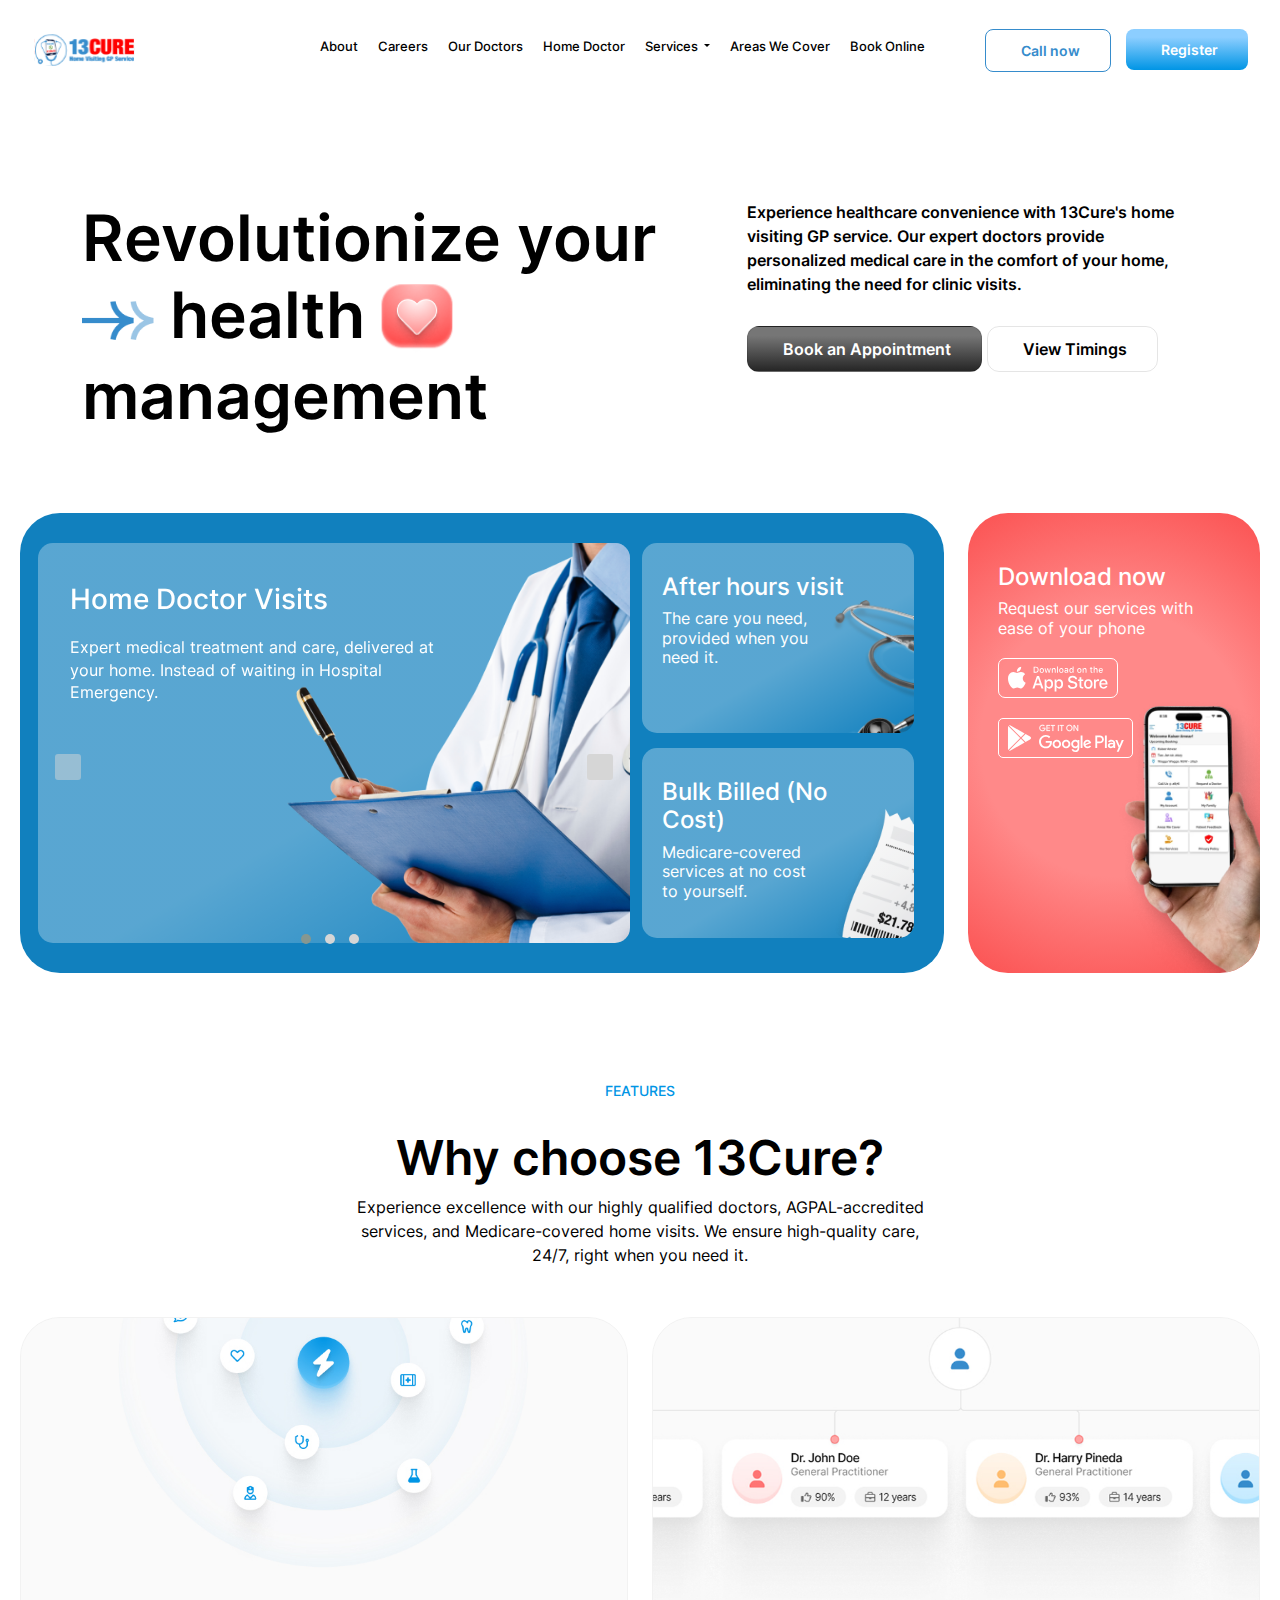
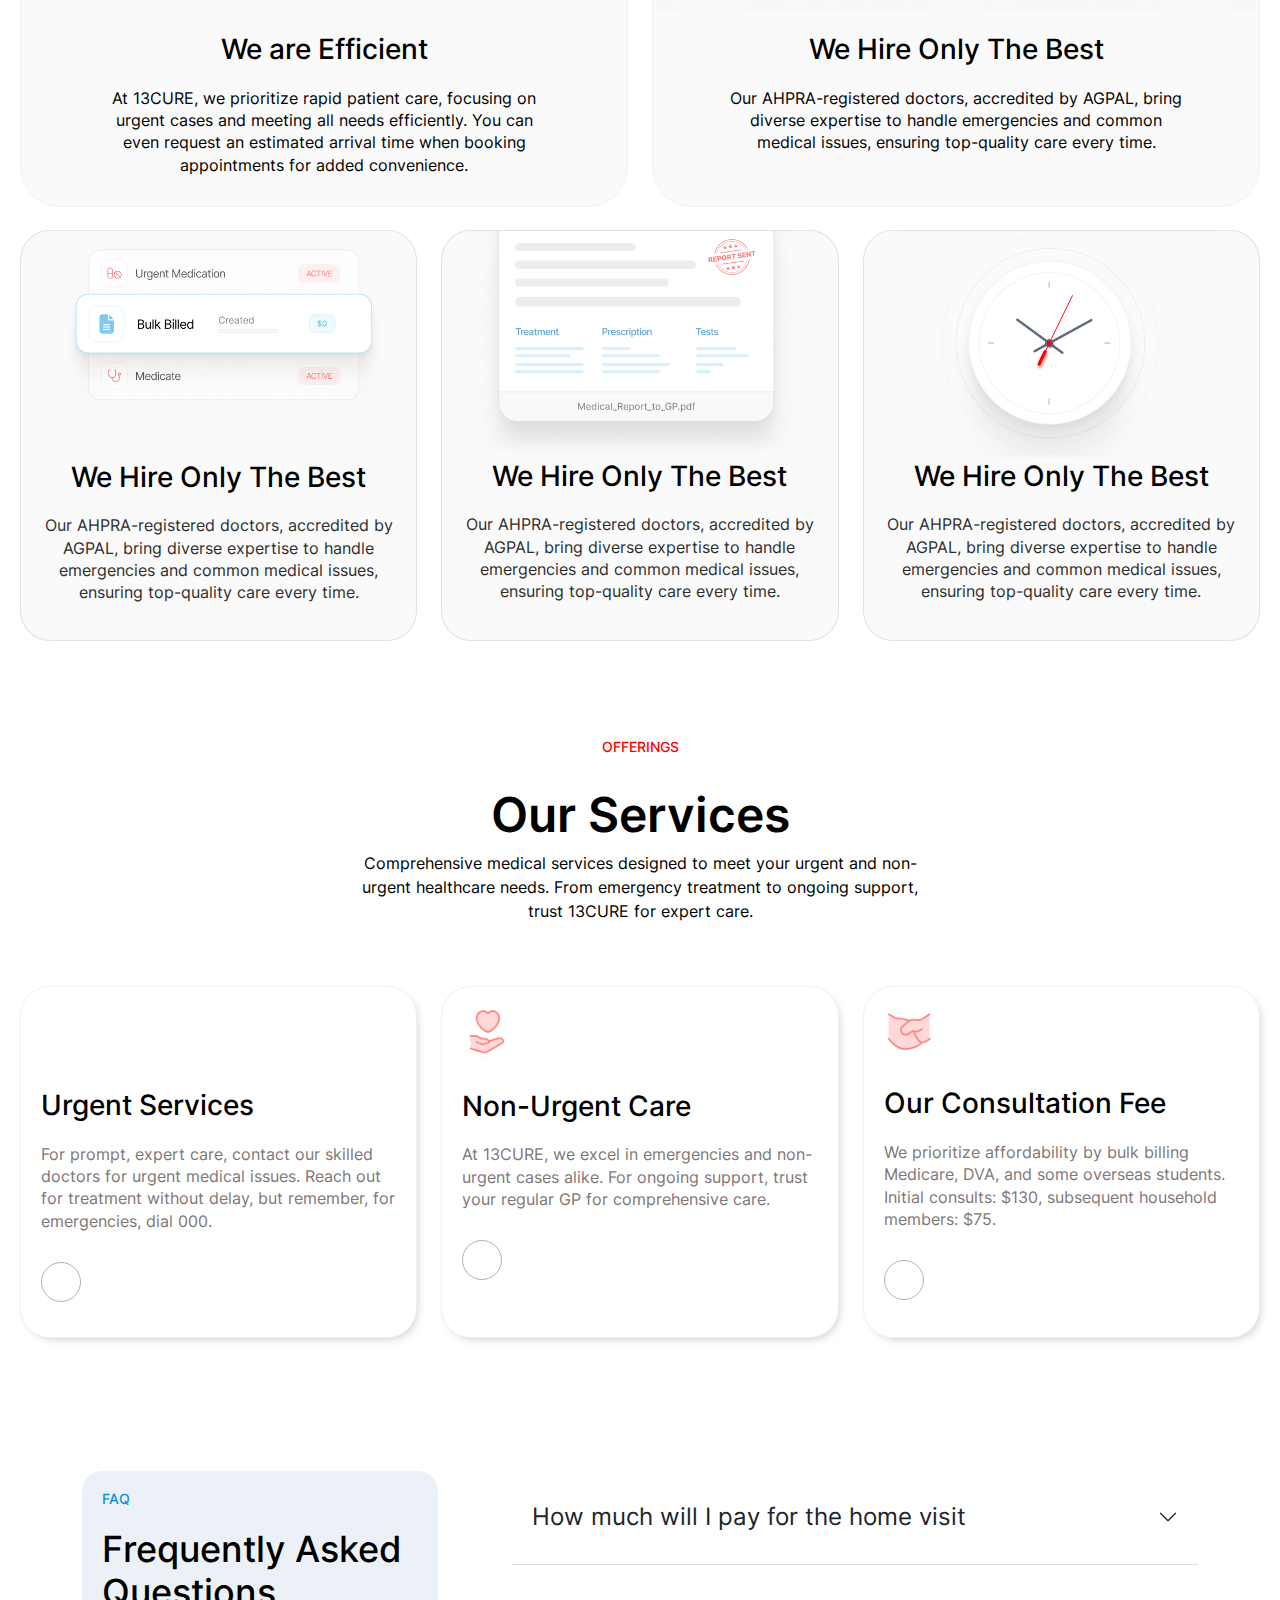
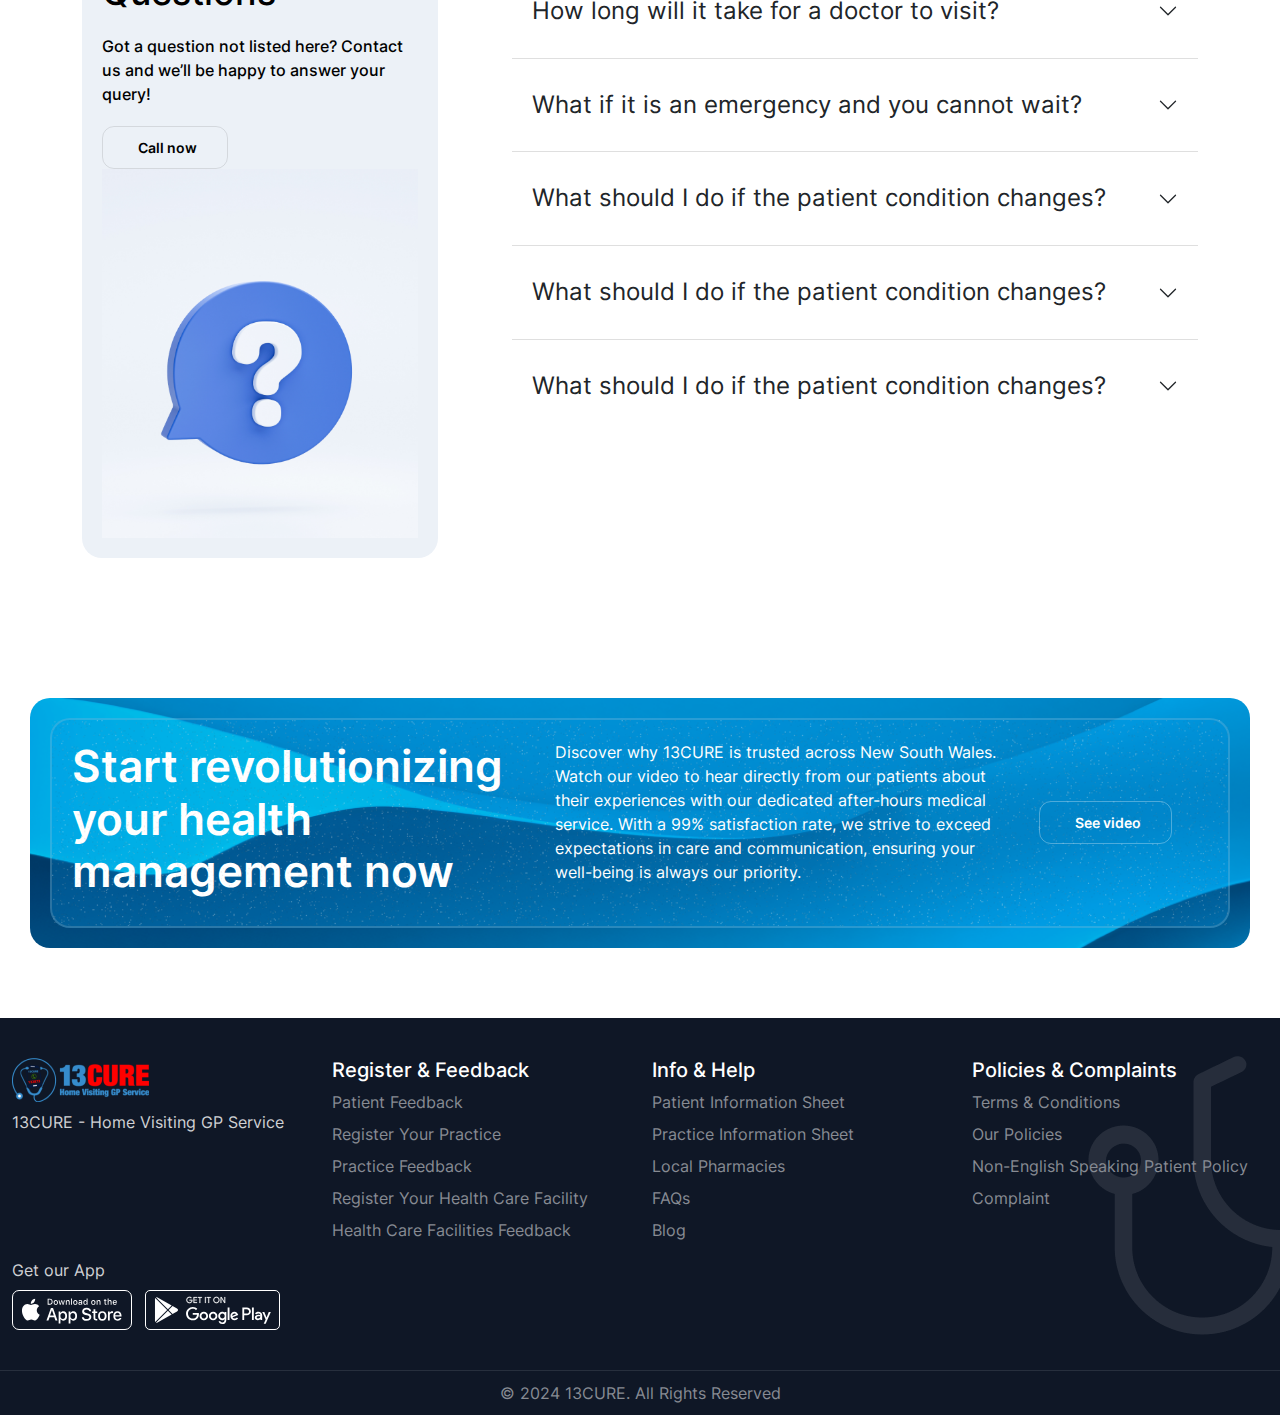
<file: index.html>
<!DOCTYPE html>
<html lang="en">

<head>
    <meta charset="UTF-8">
    <meta name="viewport" content="width=device-width, initial-scale=1.0">
    <title>13CURE</title>

    <link rel="stylesheet" href="https://cdnjs.cloudflare.com/ajax/libs/font-awesome/6.5.2/css/all.min.css"
        integrity="sha512-SnH5WK+bZxgPHs44uWIX+LLJAJ9/2PkPKZ5QiAj6Ta86w+fsb2TkcmfRyVX3pBnMFcV7oQPJkl9QevSCWr3W6A=="
        crossorigin="anonymous" referrerpolicy="no-referrer" />
    <link rel="stylesheet" href="././assets/fonts/inter/stylesheet.css">
    <link rel="stylesheet" href="././assets/css/style.css">
    <link rel="stylesheet" href="././assets/bootstrap/css/bootstrap.min.css">

    <link rel="stylesheet" href="././assets/css/owl.carousel.min.css">
    <link rel="stylesheet" href="././assets/css/owl.theme.default.min.css">
</head>

<body>
    <header>
        <nav class="navbar navbar-expand-lg navbar-light">
            <div class="container-fluid">
                <a class="navbar-brand" href="index.html"><img src="././assets/images/Frame 65.svg" alt=""></a>
                <div class="navMenu">
                    <button class="navbar-toggler" type="button" data-bs-toggle="collapse"
                        data-bs-target="#navbarSupportedContent" aria-controls="navbarSupportedContent"
                        aria-expanded="false" aria-label="Toggle navigation">
                        <span class="navbar-toggler-icon"></span>
                    </button>
                    <div class="collapse navbar-collapse" id="navbarSupportedContent">
                        <ul class="navbar-nav me-auto mb-2 mb-lg-0">
                            <li class="nav-item">
                                <a class="nav-link" aria-current="page" href="about.html">About</a>
                            </li>
                            <li class="nav-item">
                                <a class="nav-link" href="career.html">Careers</a>
                            </li>
                            <li class="nav-item">
                                <a class="nav-link" href="doctor.html">Our Doctors</a>
                            </li>
                            <li class="nav-item">
                                <a class="nav-link" href="homedoctor.html">Home Doctor</a>
                            </li>
                            <li class="nav-item dropdown">
                                <a class="nav-link dropdown-toggle" href="services.html" id="navbarDropdown" role="button"
                                    data-bs-toggle="dropdown" aria-expanded="false">
                                    Services
                                </a>
                                <ul class="dropdown-menu" aria-labelledby="navbarDropdown">
                                    <li><a class="dropdown-item" href="#">Action</a>
                                   
                                    </li>
                                    <li><a class="dropdown-item" href="#">Another action</a></li>
                                  
                                    <li><a class="dropdown-item" href="#">Something else here</a></li>
                                </ul>
                            </li>
                            <li class="nav-item">
                                <a class="nav-link" href="areas.html">Areas We Cover</a>
                            </li>
                            <li class="nav-item">
                                <a class="nav-link" href="book.html">Book Online</a>
                            </li>
                            <li class="nav-item space">
                                <a class="headCallBtn" href="#"><i class="fa-solid fa-phone"></i> Call now</a>
                            </li>
                            <li class="nav-item">
                                <a class=" headRegisterBtn" href="register.html"><i class="fa-solid fa-user"></i> Register</a>
                            </li>
                        </ul>
                    </div>
                </div>
          </div>
        </nav>
    </header>

    <!-- first section -->
    <section class="banner_sec">
        <div class="container">
            <div class="row">
                <div class="banner_hdng col-lg-7 col-md-7 col-sm-12 col-12">
                    <h1>Revolutionize your <span><img src="./assets/images/Frame 40.png" alt=""></span> health
                        <span><img src="./assets/images/Frame 69.png" alt=""></span> management
                    </h1>
                </div>
                <div class="col-lg-5 col-md-5 col-sm-12 col-12">
                    <div class="banner_content">
                        <p>
                            Experience healthcare convenience with 13Cure's home visiting GP service. Our expert doctors
                            provide personalized medical care in the comfort of your home, eliminating the need for
                            clinic visits.
                        </p>
                        <div class="banner_Btns">
                            <a href="#" class="bookBtn"><i class="fa-solid fa-calendar"></i> Book an Appointment</a>
                            <a href="#" class="ViewBtn"><i class="fa-solid fa-clock"></i> View Timings</a>
                        </div>
                    </div>
                </div>
            </div>
        </div>
        <div class="visitingsection">
            <div class="row">
                <div class=" col-lg-9 col-md-12 col-sm-12 col-12  ">
                    <div class="dr_inner">
                        <div class="row">
                            <div class=" bg_type col-lg-8 col-md-12 col-sm-12 col-12 ">
                                <div class="owl-carousel owl-theme">
                                    <div class="item dr_content">
                                        <h4>Home Doctor Visits</h4>
                                        <p>Expert medical treatment and care, delivered at your home. Instead of
                                            waiting in Hospital Emergency.</p>
                                    </div>

                                    <div class="item dr_content">
                                        <h4>Home Doctor Visits</h4>
                                        <p>Expert medical treatment and care, delivered at your home. Instead of
                                            waiting in Hospital Emergency.</p>
                                    </div>

                                    <div class="item dr_content">
                                        <h4>Home Doctor Visits</h4>
                                        <p>Expert medical treatment and care, delivered at your home. Instead of
                                            waiting in Hospital Emergency.</p>
                                    </div>
                                </div>
                            </div>
                            <div class="col-lg-4 col-md-12 col-sm-12 col-12">
                                <div class="customRow ">
                                    <div class="contents after_hours">
                                        <h4>
                                            After hours visit                                        </h4>
                                        <p>
                                            The care you need, provided when you need it.                                        </p>
                                    </div>
                                    <div class="contents mrdn_t  ">
                                        <h4>
                                            Bulk Billed (No Cost)                                        </h4>
                                        <p>
                                            Medicare-covered services at no cost to yourself.                                        </p>
                                    </div>
                                </div>
                            </div>
                        </div>
                    </div>
                </div>
                <div class="col-lg-3 col-md-6 col-sm-12 col-12">
                    <div class="download_inner">
                        <h4>Download now</h4>
                        <p>Request our services with ease of your phone</p>
                        <a href="#">
                            <img src="./assets/images/mobile-app-store-badge.svg" alt=""></a>
                        <a href="#">
                            <img src="./assets/images/google-play-store.svg" alt=""></a>                    </div>
                </div>
            </div>
        </div>
    </section>

    <!-- why choose section -->

    <section class="why_choose_sec all_sections">
        <div class="heading_sec">
            <h6>FEATURES</h6>
            <h4>Why choose 13Cure?</h4>
            <p>Experience excellence with our highly qualified doctors, AGPAL-accredited services, and Medicare-covered
                home visits. We ensure high-quality care, 24/7, right when you need it.</p>
        </div>
        <div class="we_sections">
            <div class="row">
                <div class="col-lg-6 col-md-6 col-sm-12 col-12">
                    <div class="we_details">
                        <img src="./assets/images/img1.jpg" alt="">
                        <h4>
                            We are Efficient
                        </h4>
                        <p>
                            At 13CURE, we prioritize rapid patient care, focusing on urgent cases and meeting all needs
                            efficiently. You can even request an estimated arrival time when booking appointments for
                            added
                            convenience.
                        </p>
                    </div>
                </div>
                <div class="col-lg-6 col-md-6 col-sm-12 col-12">
                    <div class="we_details">
                        <img src="./assets/images/img2.jpg" alt="">
                        <h4>
                            We Hire Only The Best
                        </h4>
                        <p>
                            Our AHPRA-registered doctors, accredited by AGPAL, bring diverse expertise to handle
                            emergencies and common medical issues, ensuring top-quality care every time.
                        </p>
                    </div>
                </div>
            </div>
            <div class="weCards">
                <div class="row">
                    <div class="col-lg-4 col-md-6 col-sm-6 col-12 my-2">
                        <div class="weCards_details">
                            <img src="./assets/images/img3.jpg" alt="">
                            <h4>
                                We Hire Only The Best
                            </h4>
                            <p>
                                Our AHPRA-registered doctors, accredited by AGPAL, bring diverse expertise to handle
                                emergencies and common medical issues, ensuring top-quality care every time.
                            </p>
                        </div>
                    </div>
                    <div class="col-lg-4 col-md-6 col-sm-6 col-12 my-2">
                        <div class="weCards_details">
                            <img src="./assets/images/img4.jpg" alt="">
                            <h4>
                                We Hire Only The Best
                            </h4>
                            <p>
                                Our AHPRA-registered doctors, accredited by AGPAL, bring diverse expertise to handle
                                emergencies and common medical issues, ensuring top-quality care every time.
                            </p>
                        </div>
                    </div>
                    <div class="col-lg-4 col-md-6 col-sm-6 col-12 my-2">
                        <div class="weCards_details">
                            <img src="./assets/images/img5.jpg" alt="">
                            <h4>
                                We Hire Only The Best
                            </h4>
                            <p>
                                Our AHPRA-registered doctors, accredited by AGPAL, bring diverse expertise to handle
                                emergencies and common medical issues, ensuring top-quality care every time.
                            </p>
                        </div>
                    </div>
                </div>
            </div>
        </div>
        </div>
    </section>
    <!-- Our Services -->
    <section class="ourService_src all_sections pad-top-0">
        <div class="heading_sec">
            <h6><span class="secondary">OFFERINGS</span></h6>
            <h4>Our Services</h4>
            <p>Comprehensive medical services designed to meet your urgent and non-urgent healthcare needs. From
                emergency treatment to ongoing support, trust 13CURE for expert care.
            </p>
        </div>
        <div class="ourServices_inners">
            <div class="row">
                <div class="col-lg-4 col-md-6 col-sm-6 col-12 my-2">
                    <div class="ourServices_cards active">
                        <img src="./assets/images/energy.png" alt="">
                        <h4>Urgent Services</h4>
                        <p>For prompt, expert care, contact our skilled doctors for urgent medical issues. Reach out
                            for treatment without delay, but remember, for emergencies, dial 000.</p>
                        <a href="#" class="top_arrow"><i class="fa-solid fa-arrow-right"></i></a></div>
                </div>
                <div class="col-lg-4 col-md-6 col-sm-6 col-12 my-2">
                    <div class="ourServices_cards">
                        <img src="./assets/images/healtcare.png" alt="">
                        <h4>Non-Urgent Care</h4>
                        <p>At 13CURE, we excel in emergencies and non-urgent cases alike. For ongoing support, trust
                            your regular GP for comprehensive care.</p>
                        <a href="#" class="top_arrow"><i class="fa-solid fa-arrow-right"></i></a></div>
                </div>
                <div class="col-lg-4 col-md-6 col-sm-6 col-12 my-2">
                    <div class="ourServices_cards">
                        <img src="./assets/images/agreement-02.png" alt="">
                        <h4>
                            Our Consultation Fee                        </h4>
                        <p>
                            We prioritize affordability by bulk billing Medicare, DVA, and some overseas students.
                            Initial consults: $130, subsequent household members: $75.                        </p>
                        <a href="#" class="top_arrow"><i class="fa-solid fa-arrow-right"></i></a>                    </div>
                </div>
            </div>
        </div>
    </section>

    <!-- FAQ -->

    <section class="faq_sec all_sections">

        <div class="container">
            <div class="row">
                <div class="col-lg-4 col-md-4 col-sm-8 col-12">
                    <div class="faq_inner">
                        <h6>FAQ</h6>
                        <h4>Frequently Asked Questions</h4>
                        <p>Got a question not listed here? Contact us and we’ll be happy to answer your query!</p>
                        <a class="faqCallBtn" href="#"><i class="fa-solid fa-phone"></i> Call now</a>
                        <img src="../assets/images/question-mark.png"
                            alt="">                    </div>
                </div>
                <div class=" col-lg-8 col-md-8 col-sm-12 col-12">
                    <div class="faq_accordion_inner">
                        <div class="accordion accordion-flush" id="accordionFlushExample">
                            <div class="accordion-item">
                                <h2 class="accordion-header" id="flush-headingOne">
                                    <button class="accordion-button collapsed" type="button" data-bs-toggle="collapse"
                                        data-bs-target="#flush-collapseOne" aria-expanded="false"
                                        aria-controls="flush-collapseOne">
                                        How much will I pay for the home visit
                                    </button>
                                </h2>
                                <div id="flush-collapseOne" class="accordion-collapse collapse"
                                    aria-labelledby="flush-headingOne" data-bs-parent="#accordionFlushExample">
                                    <div class="accordion-body">We bulk bill all Medicare and gold DVA cardholders
                                        therefore the home visit will not cost you anything. If a patient does not hold
                                        one of those cards you can still book a home visit and pay by credit card (Visa
                                        or MasterCard). Our call center will take this payment and email or post a
                                        receipt to you for claiming purposes. For students who have overseas health
                                        cover we will provide a receipt for you after you pay to get a refund through
                                        the health insurance.</div>
                                </div>
                            </div>
                            <div class="accordion-item">
                                <h2 class="accordion-header" id="flush-headingTwo">
                                    <button class="accordion-button collapsed" type="button" data-bs-toggle="collapse"
                                        data-bs-target="#flush-collapseTwo" aria-expanded="false"
                                        aria-controls="flush-collapseTwo">
                                        How long will it take for a doctor to visit?
                                    </button>
                                </h2>
                                <div id="flush-collapseTwo" class="accordion-collapse collapse"
                                    aria-labelledby="flush-headingTwo" data-bs-parent="#accordionFlushExample">
                                    <div class="accordion-body">Placeholder content for this accordion, which is
                                        intended to demonstrate the <code>.accordion-flush</code> class. This is the
                                        second item's accordion body. Let's imagine this being filled with some actual
                                        content.</div>
                                </div>
                            </div>
                            <div class="accordion-item">
                                <h2 class="accordion-header" id="flush-headingThree">
                                    <button class="accordion-button collapsed" type="button" data-bs-toggle="collapse"
                                        data-bs-target="#flush-collapseThree" aria-expanded="false"
                                        aria-controls="flush-collapseThree">
                                        What if it is an emergency and you cannot wait?
                                    </button>
                                </h2>
                                <div id="flush-collapseThree" class="accordion-collapse collapse"
                                    aria-labelledby="flush-headingThree" data-bs-parent="#accordionFlushExample">
                                    <div class="accordion-body">Placeholder content for this accordion, which is
                                        intended to demonstrate the <code>.accordion-flush</code> class. This is the
                                        third item's accordion body. Nothing more exciting happening here in terms of
                                        content, but just filling up the space to make it look, at least at first
                                        glance, a bit more representative of how this would look in a real-world
                                        application.</div>
                                </div>
                            </div>
                            <div class="accordion-item">
                                <h2 class="accordion-header" id="flush-headingfour">
                                    <button class="accordion-button collapsed" type="button" data-bs-toggle="collapse"
                                        data-bs-target="#flush-collapsefour" aria-expanded="false"
                                        aria-controls="flush-collapsefour">
                                        What should I do if the patient condition changes?
                                    </button>
                                </h2>
                                <div id="flush-collapsefour" class="accordion-collapse collapse"
                                    aria-labelledby="flush-headingfour" data-bs-parent="#accordionFlushExample">
                                    <div class="accordion-body">Placeholder content for this accordion, which is
                                        intended to demonstrate the <code>.accordion-flush</code> class. This is the
                                        third item's accordion body. Nothing more exciting happening here in terms of
                                        content, but just filling up the space to make it look, at least at first
                                        glance, a bit more representative of how this would look in a real-world
                                        application.</div>
                                </div>
                            </div>
                            <div class="accordion-item">
                                <h2 class="accordion-header" id="flush-headingfive">
                                    <button class="accordion-button collapsed" type="button" data-bs-toggle="collapse"
                                        data-bs-target="#flush-collapsefive" aria-expanded="false"
                                        aria-controls="flush-collapsefive">
                                        What should I do if the patient condition changes?
                                    </button>
                                </h2>
                                <div id="flush-collapsefive" class="accordion-collapse collapse"
                                    aria-labelledby="flush-headingfive" data-bs-parent="#accordionFlushExample">
                                    <div class="accordion-body">Placeholder content for this accordion, which is
                                        intended to demonstrate the <code>.accordion-flush</code> class. This is the
                                        third item's accordion body. Nothing more exciting happening here in terms of
                                        content, but just filling up the space to make it look, at least at first
                                        glance, a bit more representative of how this would look in a real-world
                                        application.</div>
                                </div>
                            </div>
                            <div class="accordion-item">
                                <h2 class="accordion-header" id="flush-headingsix">
                                    <button class="accordion-button collapsed" type="button" data-bs-toggle="collapse"
                                        data-bs-target="#flush-collapsesix" aria-expanded="false"
                                        aria-controls="flush-collapsesix">
                                        What should I do if the patient condition changes?
                                    </button>
                                </h2>
                                <div id="flush-collapsesix" class="accordion-collapse collapse"
                                    aria-labelledby="flush-headingsix" data-bs-parent="#accordionFlushExample">
                                    <div class="accordion-body">Placeholder content for this accordion, which is
                                        intended to demonstrate the <code>.accordion-flush</code> class. This is the
                                        third item's accordion body. Nothing more exciting happening here in terms of
                                        content, but just filling up the space to make it look, at least at first
                                        glance, a bit more representative of how this would look in a real-world
                                        application.</div>
                                </div>
                            </div>
                        </div>
                    </div>
                </div>
            </div>
        </div>
        </div>
        </div>
    </section>

    <!-- Start Revolution section -->

    <section class="start_sevolution_sec all_sections ">
        <div class="start_sec">
            <div class="start_inner">
                <div class="start_card">
                    <div class="row">
                        <div class="col-lg-5 col-md-6 col-sm-12 col-12">
                            <h3>
                                Start revolutionizing your health management now                            </h3>
                        </div>
                        <div class="col-lg-5 col-md-6 col-sm-12 col-12">
                            <p>
                                Discover why 13CURE is trusted across New South Wales. Watch our video to hear directly
                                from our patients about their experiences with our dedicated after-hours medical
                                service. With a 99% satisfaction rate, we strive to exceed expectations in care and
                                communication, ensuring your well-being is always our priority.                            </p>
                        </div>
                        <div class="col-lg-2 col-md-12 col-sm-12 col-12">
                            <div class="videoBtn">
                                <a href="#" class="headCallBtn"
                                    style="color: #fff !important;  border-color: rgb(255, 255, 255,0.3);"><i
                                        class="fa-solid fa-play"></i>See video</a>                            </div>
                        </div>
                    </div>
                </div>
            </div>
        </div>
    </section>

    <!-- footer -->
    <footer class="container-fluid footer">
        <div class="row">
            <div class="col-md-6 col-lg-6 col-xl-3">
                <a href="#"><img src="./assets/images/footerlogo.png"></a>
                <p>13CURE - Home Visiting GP Service</p>
                <ul class="social-links">
                    <li><a href="#"><i class="fa-brands fa-facebook"></i></a></li>
                    <li><a href="#"><i class="fa-brands fa-twitter"></i></a></li>
                    <li><a href="#"><i class="fa-brands fa-instagram"></i></a></li>
                </ul>
            </div>
            <div class="col-md-6 col-lg-6 col-xl-3">
                <h5>Register & Feedback</h5>
                <ul class="menu-list">
                    <li><a href="#">Patient Feedback</a></li>
                    <li><a href="#">Register Your Practice</a></li>
                    <li><a href="#">Practice Feedback</a></li>
                    <li><a href="#">Register Your Health Care Facility</a></li>
                    <li><a href="#">Health Care Facilities Feedback</a></li>
                </ul>
            </div>

            <div class="col-md-6 col-lg-6 col-xl-3">
                <h5>Info & Help</h5>
                <ul class="menu-list">
                    <li><a href="#">Patient Information Sheet</a></li>
                    <li><a href="#">Practice Information Sheet</a></li>
                    <li><a href="#">Local Pharmacies</a></li>
                    <li><a href="#">FAQs</a></li>
                    <li><a href="#">Blog</a></li>
                </ul>
            </div>

            <div class="col-md-6 col-lg-6 col-xl-3">
                <h5>Policies & Complaints</h5>
                <ul class="menu-list">
                    <li><a href="#">Terms & Conditions</a></li>
                    <li><a href="#">Our Policies</a></li>
                    <li><a href="#">Non-English Speaking Patient Policy</a></li>
                    <li><a href="#">Complaint</a></li>
                </ul>
            </div>
        </div>

        <div class="row footmdl">
            <div class="col-md-12 col-lg-12 col-xl-12">
                <p>Get our App</p>
                <ul>
                    <li><a href="#"><img src="./assets/images/mobile-app-store-badge.svg" alt=""></a></li>
                    <li><a href="#"><img src="./assets/images/google-play-store.svg" alt=""></a></li>
                </ul>
            </div>
        </div>
    </footer>

    <div class="footbtm">&copy; 2024 13CURE. All Rights Reserved</div>


<!-- Back to top button -->
<div type="button" id="btn-back-to-top">
    <img src="./assets/images/top-button.png" alt="">
  </div>

</body>
<script src="./assets/bootstrap/js/bootstrap.bundle.min.js"></script>
<script src="./assets/js/jquery-3.7.1.js"></script>
<script src="./assets/js/script.js"></script>

<script src="./assets/js/owl.carousel.js"></script>
</html>
</file>
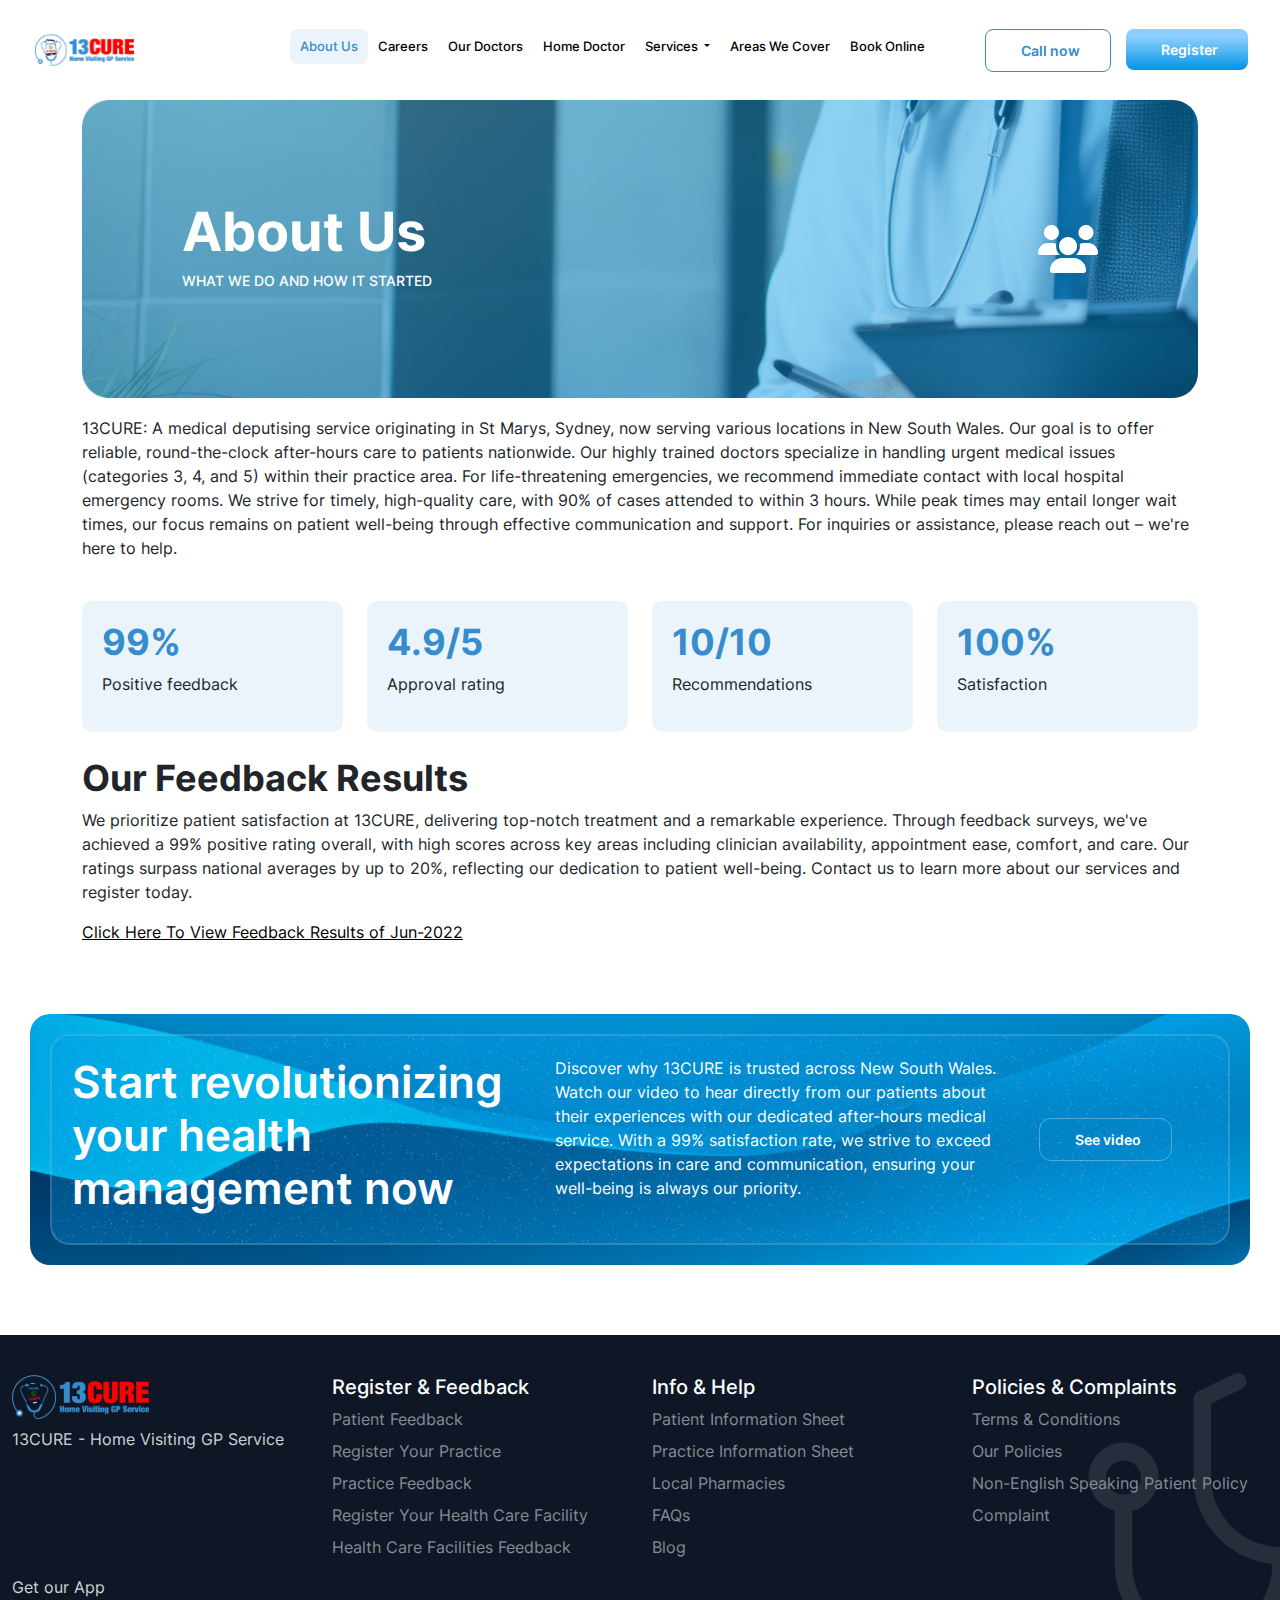
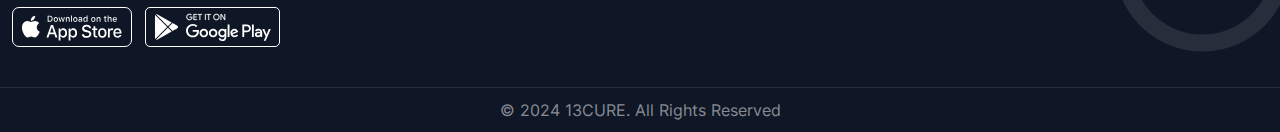
<file: about.html>
<!DOCTYPE html>
<html lang="en">

<head>
    <meta charset="UTF-8">
    <meta name="viewport" content="width=device-width, initial-scale=1.0">
    <title>13CURE</title>

    <link rel="stylesheet" href="https://cdnjs.cloudflare.com/ajax/libs/font-awesome/6.5.2/css/all.min.css"
        integrity="sha512-SnH5WK+bZxgPHs44uWIX+LLJAJ9/2PkPKZ5QiAj6Ta86w+fsb2TkcmfRyVX3pBnMFcV7oQPJkl9QevSCWr3W6A=="
        crossorigin="anonymous" referrerpolicy="no-referrer" />
    <link rel="stylesheet" href="././assets/fonts/inter/stylesheet.css">
    <link rel="stylesheet" href="././assets/css/style.css">
    <link rel="stylesheet" href="././assets/bootstrap/css/bootstrap.min.css">

    <link rel="stylesheet" href="././assets/css/owl.carousel.min.css">
    <link rel="stylesheet" href="././assets/css/owl.theme.default.min.css">
</head>

<body>
    <header>
        <nav class="navbar navbar-expand-lg navbar-light">
            <div class="container-fluid">
                <a class="navbar-brand" href="index.html"><img src="././assets/images/Frame 65.svg" alt=""></a>
                <div class="navMenu">
                    <button class="navbar-toggler" type="button" data-bs-toggle="collapse"
                        data-bs-target="#navbarSupportedContent" aria-controls="navbarSupportedContent"
                        aria-expanded="false" aria-label="Toggle navigation">
                        <span class="navbar-toggler-icon"></span>
                    </button>
                    <div class="collapse navbar-collapse" id="navbarSupportedContent">
                        <ul class="navbar-nav me-auto mb-2 mb-lg-0">
                            <li class="nav-item">
                                <a class="nav-link active" aria-current="page" href="about.html">About Us</a>
                            </li>
                            <li class="nav-item">
                                <a class="nav-link" href="career.html">Careers</a>
                            </li>
                            <li class="nav-item">
                                <a class="nav-link" href="doctor.html">Our Doctors</a>
                            </li>
                            <li class="nav-item">
                                <a class="nav-link" href="homedoctor.html">Home Doctor</a>
                            </li>
                            <li class="nav-item dropdown">
                                <a class="nav-link dropdown-toggle" href="services.html" id="navbarDropdown" role="button"
                                    data-bs-toggle="dropdown" aria-expanded="false">
                                    Services
                                </a>
                                <ul class="dropdown-menu" aria-labelledby="navbarDropdown">
                                    <li><a class="dropdown-item" href="#">Action</a>
                                   
                                    </li>
                                    <li><a class="dropdown-item" href="#">Another action</a></li>
                                  
                                    <li><a class="dropdown-item" href="#">Something else here</a></li>
                                </ul>
                            </li>
                            <li class="nav-item">
                                <a class="nav-link" href="areas.html">Areas We Cover</a>
                            </li>
                            <li class="nav-item">
                                <a class="nav-link" href="book.html">Book Online</a>
                            </li>
                            <li class="nav-item space">
                                <a class="headCallBtn" href="#"><i class="fa-solid fa-phone"></i> Call now</a>
                            </li>
                            <li class="nav-item">
                                <a class=" headRegisterBtn" href="register.html"><i class="fa-solid fa-user"></i> Register</a>
                            </li>
                        </ul>
                    </div>
                </div>
          </div>
        </nav>
    </header>
    
    <!-- Inner Page Layout -->
    <section class="container">

        <div class="main-banner">
            <div class="item item1">
                <div class="row">
                    <div class="col-lg-9">
                        <h2>About Us</h2>
                        <h4>What We Do and How it Started</h4>
                    </div>

                    <div class="col-lg-3 banner-right"><img src="././assets/images/icon.png" alt=""></div>
                </div>
            </div>
        </div>
        
        
        <div class="innercontentsection">
            <div class="row">
                <div class="col-lg-12">
                    <p class="innermaincontent">13CURE: A medical deputising service originating in St Marys, Sydney, now serving various locations in New South Wales. Our goal is to offer reliable, round-the-clock after-hours care to patients nationwide. Our highly trained doctors specialize in handling urgent medical issues (categories 3, 4, and 5) within their practice area. For life-threatening emergencies, we recommend immediate contact with local hospital emergency rooms. We strive for timely, high-quality care, with 90% of cases attended to within 3 hours. While peak times may entail longer wait times, our focus remains on patient well-being through effective communication and support. For inquiries or assistance, please reach out – we're here to help.</p>
                </div>
            </div>

            <div class="percentagesection">
                <div class="row">
                    <div class="col-md-6 col-lg-6 col-xl-3">
                        <div class="percentagecol">
                            <h4>99%</h4>
                            <p>Positive feedback</p>
                        </div>
                    </div>

                    <div class="col-md-6 col-lg-6 col-xl-3">
                        <div class="percentagecol">
                            <h4>4.9/5</h4>
                            <p>Approval rating</p>
                        </div>
                    </div>

                    <div class="col-md-6 col-lg-6 col-xl-3">
                        <div class="percentagecol">
                            <h4>10/10</h4>
                            <p>Recommendations</p>
                        </div>
                    </div>

                    <div class="col-md-6 col-lg-6 col-xl-3">
                        <div class="percentagecol">
                            <h4>100%</h4>
                            <p>Satisfaction</p>
                        </div>
                    </div>
                </div>
            </div>

            <div class="row">
                <div class="col-lg-12">
                    <h3>Our Feedback Results</h3>
                    <p>We prioritize patient satisfaction at 13CURE, delivering top-notch treatment and a remarkable experience. Through feedback surveys, we've achieved a 99% positive rating overall, with high scores across key areas including clinician availability, appointment ease, comfort, and care. Our ratings surpass national averages by up to 20%, reflecting our dedication to patient well-being. Contact us to learn more about our services and register today.</p>
                    <a href="#" class="text-decoration-underline">Click Here To View Feedback Results of Jun-2022</a>
                </div>
            </div>
        </div>
    </section>


    <!-- Start Revolution section -->

    <section class="start_sevolution_sec all_sections ">
        <div class="start_sec">
            <div class="start_inner">
                <div class="start_card">
                    <div class="row">
                        <div class="col-lg-5 col-md-6 col-sm-12 col-12">
                            <h3>
                                Start revolutionizing your health management now                            </h3>
                        </div>
                        <div class="col-lg-5 col-md-6 col-sm-12 col-12">
                            <p>
                                Discover why 13CURE is trusted across New South Wales. Watch our video to hear directly
                                from our patients about their experiences with our dedicated after-hours medical
                                service. With a 99% satisfaction rate, we strive to exceed expectations in care and
                                communication, ensuring your well-being is always our priority.                            </p>
                        </div>
                        <div class="col-lg-2 col-md-12 col-sm-12 col-12">
                            <div class="videoBtn">
                                <a href="#" class="headCallBtn"
                                    style="color: #fff !important;  border-color: rgb(255, 255, 255,0.3);"><i
                                        class="fa-solid fa-play"></i>See video</a>                            </div>
                        </div>
                    </div>
                </div>
            </div>
        </div>
    </section>

    <!-- footer -->
    <footer class="container-fluid footer">
        <div class="row">
            <div class="col-md-6 col-lg-6 col-xl-3">
                <a href="#"><img src="./assets/images/footerlogo.png"></a>
                <p>13CURE - Home Visiting GP Service</p>
                <ul class="social-links">
                    <li><a href="#"><i class="fa-brands fa-facebook"></i></a></li>
                    <li><a href="#"><i class="fa-brands fa-twitter"></i></a></li>
                    <li><a href="#"><i class="fa-brands fa-instagram"></i></a></li>
                </ul>
            </div>
            <div class="col-md-6 col-lg-6 col-xl-3">
                <h5>Register & Feedback</h5>
                <ul class="menu-list">
                    <li><a href="#">Patient Feedback</a></li>
                    <li><a href="#">Register Your Practice</a></li>
                    <li><a href="#">Practice Feedback</a></li>
                    <li><a href="#">Register Your Health Care Facility</a></li>
                    <li><a href="#">Health Care Facilities Feedback</a></li>
                </ul>
            </div>

            <div class="col-md-6 col-lg-6 col-xl-3">
                <h5>Info & Help</h5>
                <ul class="menu-list">
                    <li><a href="#">Patient Information Sheet</a></li>
                    <li><a href="#">Practice Information Sheet</a></li>
                    <li><a href="#">Local Pharmacies</a></li>
                    <li><a href="#">FAQs</a></li>
                    <li><a href="#">Blog</a></li>
                </ul>
            </div>

            <div class="col-md-6 col-lg-6 col-xl-3">
                <h5>Policies & Complaints</h5>
                <ul class="menu-list">
                    <li><a href="#">Terms & Conditions</a></li>
                    <li><a href="#">Our Policies</a></li>
                    <li><a href="#">Non-English Speaking Patient Policy</a></li>
                    <li><a href="#">Complaint</a></li>
                </ul>
            </div>
        </div>

        <div class="row footmdl">
            <div class="col-md-12 col-lg-12 col-xl-12">
                <p>Get our App</p>
                <ul>
                    <li><a href="#"><img src="./assets/images/mobile-app-store-badge.svg" alt=""></a></li>
                    <li><a href="#"><img src="./assets/images/google-play-store.svg" alt=""></a></li>
                </ul>
            </div>
        </div>
    </footer>

    <div class="footbtm">&copy; 2024 13CURE. All Rights Reserved</div>


<!-- Back to top button -->
<div type="button" id="btn-back-to-top">
    <img src="./assets/images/top-button.png" alt="">
  </div>

</body>
<script src="./assets/bootstrap/js/bootstrap.bundle.min.js"></script>
<script src="./assets/js/jquery-3.7.1.js"></script>
<script src="./assets/js/script.js"></script>

<script src="./assets/js/owl.carousel.js"></script>
</html>
</file>
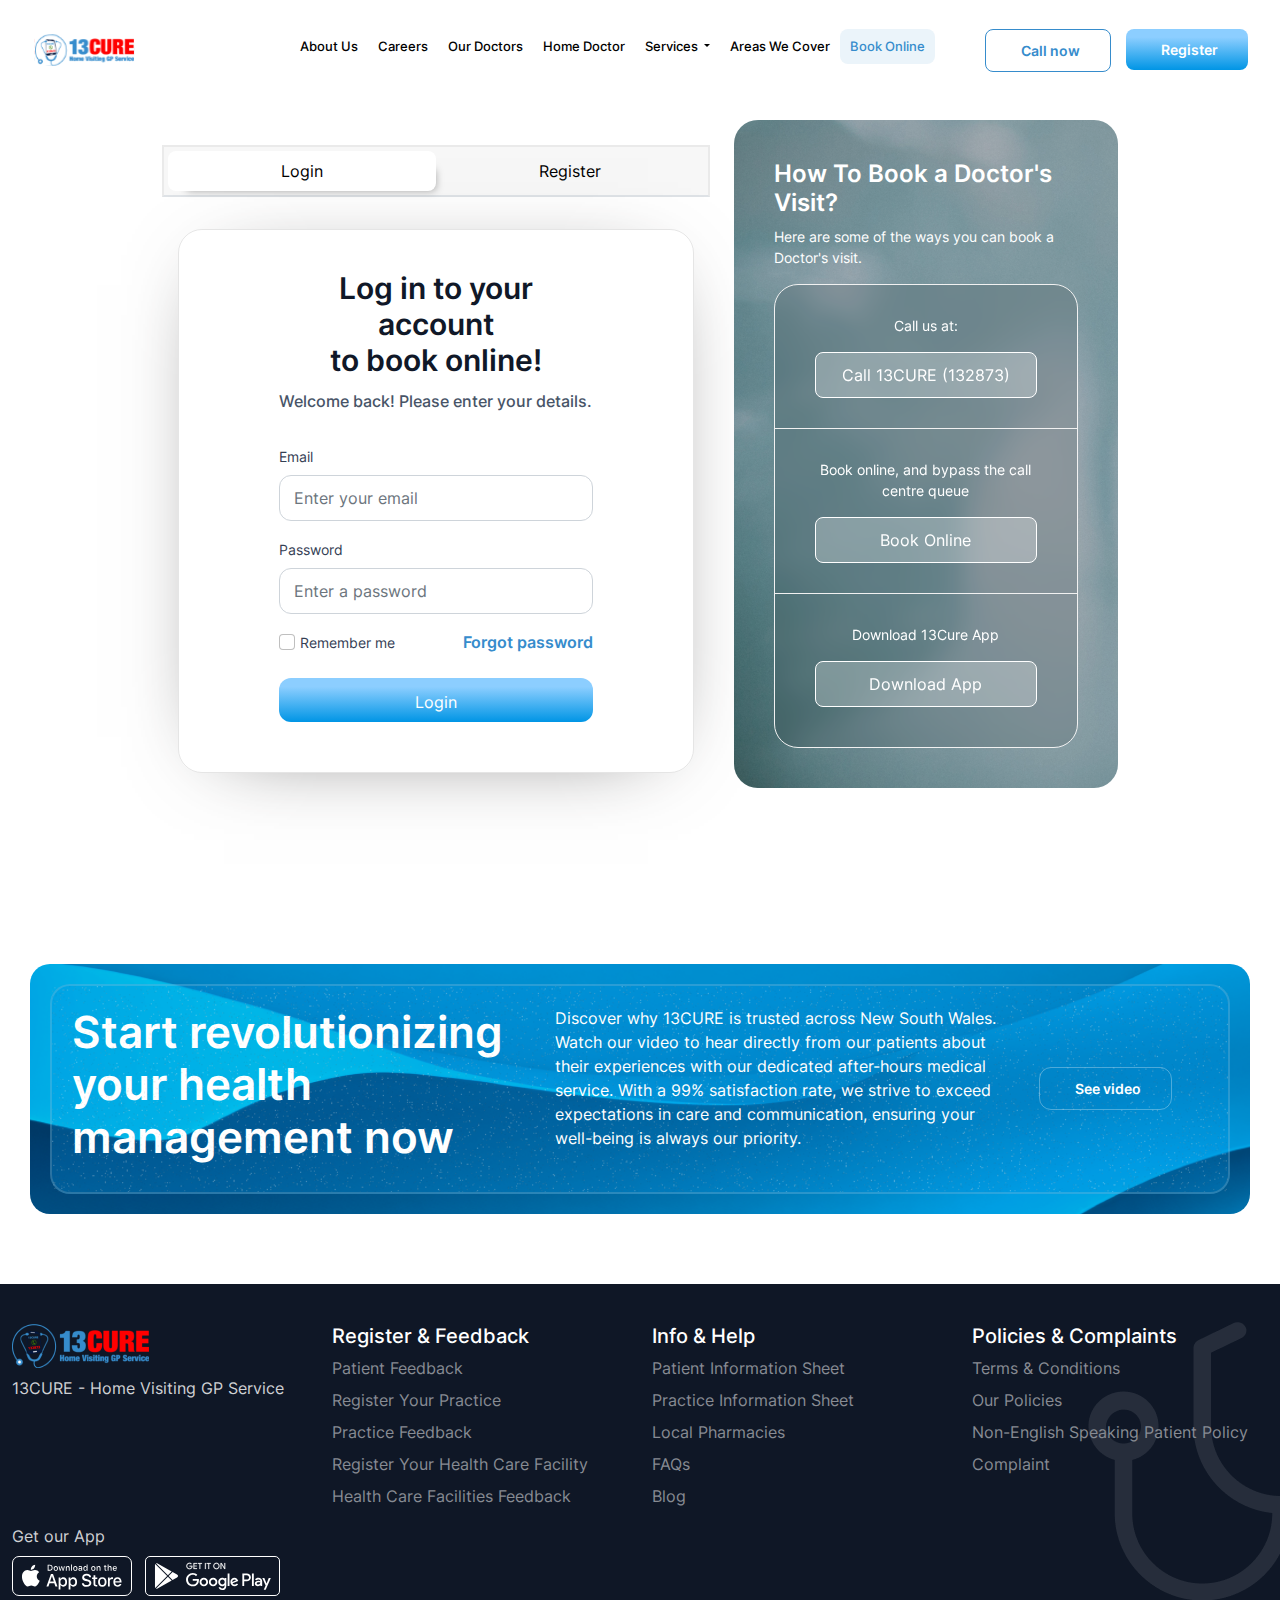
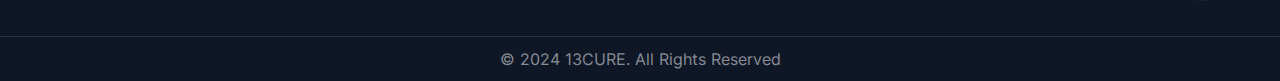
<file: book.html>
<!DOCTYPE html>
<html lang="en">

<head>
    <meta charset="UTF-8">
    <meta name="viewport" content="width=device-width, initial-scale=1.0">
    <title>13CURE</title>

    <link rel="stylesheet" href="https://cdnjs.cloudflare.com/ajax/libs/font-awesome/6.5.2/css/all.min.css"
        integrity="sha512-SnH5WK+bZxgPHs44uWIX+LLJAJ9/2PkPKZ5QiAj6Ta86w+fsb2TkcmfRyVX3pBnMFcV7oQPJkl9QevSCWr3W6A=="
        crossorigin="anonymous" referrerpolicy="no-referrer" />
    <link rel="stylesheet" href="././assets/fonts/inter/stylesheet.css">
    <link rel="stylesheet" href="././assets/css/style.css">
    <link rel="stylesheet" href="././assets/bootstrap/css/bootstrap.min.css">

    <link rel="stylesheet" href="././assets/css/owl.carousel.min.css">
    <link rel="stylesheet" href="././assets/css/owl.theme.default.min.css">
</head>

<body>
    <header>
        <nav class="navbar navbar-expand-lg navbar-light">
            <div class="container-fluid">
                <a class="navbar-brand" href="index.html"><img src="././assets/images/Frame 65.svg" alt=""></a>
                <div class="navMenu">
                    <button class="navbar-toggler" type="button" data-bs-toggle="collapse"
                        data-bs-target="#navbarSupportedContent" aria-controls="navbarSupportedContent"
                        aria-expanded="false" aria-label="Toggle navigation">
                        <span class="navbar-toggler-icon"></span>
                    </button>
                    <div class="collapse navbar-collapse" id="navbarSupportedContent">
                        <ul class="navbar-nav me-auto mb-2 mb-lg-0">
                            <li class="nav-item">
                                <a class="nav-link" aria-current="page" href="about.html">About Us</a>
                            </li>
                            <li class="nav-item">
                                <a class="nav-link" href="career.html">Careers</a>
                            </li>
                            <li class="nav-item">
                                <a class="nav-link" href="doctor.html">Our Doctors</a>
                            </li>
                            <li class="nav-item">
                                <a class="nav-link" href="homedoctor.html">Home Doctor</a>
                            </li>
                            <li class="nav-item dropdown">
                                <a class="nav-link dropdown-toggle" href="services.html" id="navbarDropdown" role="button"
                                    data-bs-toggle="dropdown" aria-expanded="false">
                                    Services
                                </a>
                                <ul class="dropdown-menu" aria-labelledby="navbarDropdown">
                                    <li><a class="dropdown-item" href="#">Action</a>
                                   
                                    </li>
                                    <li><a class="dropdown-item" href="#">Another action</a></li>
                                  
                                    <li><a class="dropdown-item" href="#">Something else here</a></li>
                                </ul>
                            </li>
                            <li class="nav-item">
                                <a class="nav-link" href="areas.html">Areas We Cover</a>
                            </li>
                            <li class="nav-item">
                                <a class="nav-link active" href="book.html">Book Online</a>
                            </li>
                            <li class="nav-item space">
                                <a class="headCallBtn" href="#"><i class="fa-solid fa-phone"></i> Call now</a>
                            </li>
                            <li class="nav-item">
                                <a class=" headRegisterBtn" href="register.html"><i class="fa-solid fa-user"></i> Register</a>
                            </li>
                        </ul>
                    </div>
                </div>
          </div>
        </nav>
    </header>
    
    <!-- Inner Page Layout -->
    <section class="container">
        <div class="loginsection">
            <div class="row">
                <div class="col-lg-7">
                    <div class="tabsection">
                        <ul class="nav nav-pills mb-3 border-bottom border-2" id="pills-tab" role="tablist">
                            <li class="nav-item" role="presentation">
                              <button class="nav-link text-primary fw-semibold position-relative active" id="pills-home-tab" data-bs-toggle="pill" data-bs-target="#pills-home" type="button" role="tab" aria-controls="pills-home" aria-selected="true">Login</button>
                            </li>
                            <li class="nav-item" role="presentation">
                              <button class="nav-link text-primary fw-semibold position-relative" id="pills-profile-tab" data-bs-toggle="pill" data-bs-target="#pills-profile" type="button" role="tab" aria-controls="pills-profile" aria-selected="false">Register</button>
                            </li>
                          </ul>
                          <div class="tab-content p-3" id="pills-tabContent">
                            <div class="tab-pane fade active show" id="pills-home" role="tabpanel" aria-labelledby="pills-home-tab">
                              <div class="loginform">
                                <div class="text-center">
                                    <h3>Log in to your account <br> to book online!</h3>
                                    <h5>Welcome back! Please enter your details.</h5>
                                </div>

                                <form>
                                    <div class="row">
                                        <div class="col-lg-12">
                                            <div class="mb-3">
                                                <label for="inputemail" class="form-label">Email</label>
                                                <input type="email" class="form-control" placeholder="Enter your email">
                                            </div>
                                        </div>

                                        <div class="col-lg-12">
                                            <div class="mb-3">
                                                <label for="password" class="form-label">Password</label>
                                                <input type="password" class="form-control" placeholder="Enter a password">
                                            </div>
                                        </div>

                                        <div class="col-lg-12">
                                            <div class="row">
                                                <div class="col-lg-6 col-6">
                                                    <div>
                                                        <input type="checkbox" class="form-check-input">
                                                        <label class="form-check-label" for="exampleCheck1">Remember me</label>
                                                    </div>
                                                </div>
                                                <div class="col-lg-6 col-6 text-end">
                                                    <a href="#">Forgot password</a>
                                                </div>
                                            </div>
                                        </div>

                                        <div class="text-center mt-4">
                                            <button type="submit" class="btn btn-primary"><i class="fa-solid fa-user"></i> Login</button>
                                        </div>
                                    </div>
                                   

                                </form>
                              </div>
                            </div>
                            <div class="tab-pane fade" id="pills-profile" role="tabpanel" aria-labelledby="pills-profile-tab">
                                <div class="loginform">
                                    <div class="text-center">
                                        <h3>Create an account and <br> book online!</h3>
                                        <h5>Please enter your details below.</h5>
                                    </div>
    
                                    <form>
                                        <div class="row">
                                            <div class="col-lg-12">
                                                <div class="mb-3">
                                                    <label for="inputemail" class="form-label">Full Name*</label>
                                                    <input type="email" class="form-control" placeholder="Enter your email">
                                                </div>
                                            </div>

                                            <div class="col-lg-12">
                                                <div class="mb-3">
                                                    <label for="inputemail" class="form-label">Medicare Car No*</label>
                                                    <input type="email" class="form-control" placeholder="Your 10 digit Medicare#">
                                                </div>
                                            </div>
    
                                            <div class="col-lg-12">
                                                <div class="mb-3">
                                                    <label for="inputemail" class="form-label">Medicare Reference*</label>
                                                    <input type="email" class="form-control" placeholder="Your Medicare Reference#">
                                                </div>
                                            </div>

                                            <div class="col-lg-12">
                                                <div class="mb-3">
                                                    <label for="inputemail" class="form-label">Suburb*</label>
                                                    <select class="form-select">
                                                        <option selected="">Square Mille, SA - 5291</option>
                                                        <option>...</option>
                                                      </select>
                                                </div>
                                            </div>

                                            <div class="col-lg-12">
                                                <div class="mb-3">
                                                    <label for="inputemail" class="form-label">Mobile*</label>
                                                    <input type="email" class="form-control" placeholder="Your Mobile#">
                                                </div>
                                            </div>

                                            <div class="col-lg-12">
                                                <div class="mb-3">
                                                    <label for="inputemail" class="form-label">Email*</label>
                                                    <input type="email" class="form-control" placeholder="Enter your email">
                                                </div>
                                            </div>

                                            <div class="col-lg-12">
                                                <div class="mb-3">
                                                    <label for="inputemail" class="form-label">Password*</label>
                                                    <input type="password" class="form-control" placeholder="Enter a password">
                                                </div>
                                            </div>

                                            <div class="col-lg-12">
                                                <div class="mb-3">
                                                    <label for="inputemail" class="form-label">Re-type Password*</label>
                                                    <input type="password" class="form-control" placeholder="Retype your password">
                                                </div>
                                            </div>
    
                                            <div class="text-center mt-4">
                                                <button type="submit" class="btn btn-primary"><i class="fa-solid fa-check"></i> Submit</button>
                                            </div>
                                        </div>
                                       
    
                                    </form>
                                  </div>
                            </div>
                          </div>
                    </div>
                </div>

                <div class="col-lg-5">
                    <div class="bookright">
                        <h2>How To Book a Doctor's Visit?</h2>
                        <p>Here are some of the ways you can book a Doctor's visit.</p>

                        <div class="callinfosection">
                            <div class="col">
                                <p>Call us at:</p>
                                <a href="#"><i class="fa-solid fa-phone"></i> Call 13CURE (132873)</a>
                            </div>

                            <div class="col">
                                <p>Book online, and bypass the call centre queue</p>
                                <a href="#"><i class="fa-solid fa-calendar-days"></i> Book Online</a>
                            </div>

                            <div class="col no-bdr">
                                <p>Download 13Cure App</p>
                                <a href="#"><i class="fa-solid fa-mobile"></i> Download App</a>
                            </div>
                        </div>
                    </div>
                </div>
            </div>
        </div>
    </section>


    <!-- Start Revolution section -->

    <section class="start_sevolution_sec all_sections ">
        <div class="start_sec">
            <div class="start_inner">
                <div class="start_card">
                    <div class="row">
                        <div class="col-lg-5 col-md-6 col-sm-12 col-12">
                            <h3>
                                Start revolutionizing your health management now                            </h3>
                        </div>
                        <div class="col-lg-5 col-md-6 col-sm-12 col-12">
                            <p>
                                Discover why 13CURE is trusted across New South Wales. Watch our video to hear directly
                                from our patients about their experiences with our dedicated after-hours medical
                                service. With a 99% satisfaction rate, we strive to exceed expectations in care and
                                communication, ensuring your well-being is always our priority.                            </p>
                        </div>
                        <div class="col-lg-2 col-md-12 col-sm-12 col-12">
                            <div class="videoBtn">
                                <a href="#" class="headCallBtn"
                                    style="color: #fff !important;  border-color: rgb(255, 255, 255,0.3);"><i
                                        class="fa-solid fa-play"></i>See video</a>                            </div>
                        </div>
                    </div>
                </div>
            </div>
        </div>
    </section>

    <!-- footer -->
    <footer class="container-fluid footer">
        <div class="row">
            <div class="col-md-6 col-lg-6 col-xl-3">
                <a href="#"><img src="./assets/images/footerlogo.png"></a>
                <p>13CURE - Home Visiting GP Service</p>
                <ul class="social-links">
                    <li><a href="#"><i class="fa-brands fa-facebook"></i></a></li>
                    <li><a href="#"><i class="fa-brands fa-twitter"></i></a></li>
                    <li><a href="#"><i class="fa-brands fa-instagram"></i></a></li>
                </ul>
            </div>
            <div class="col-md-6 col-lg-6 col-xl-3">
                <h5>Register & Feedback</h5>
                <ul class="menu-list">
                    <li><a href="#">Patient Feedback</a></li>
                    <li><a href="#">Register Your Practice</a></li>
                    <li><a href="#">Practice Feedback</a></li>
                    <li><a href="#">Register Your Health Care Facility</a></li>
                    <li><a href="#">Health Care Facilities Feedback</a></li>
                </ul>
            </div>

            <div class="col-md-6 col-lg-6 col-xl-3">
                <h5>Info & Help</h5>
                <ul class="menu-list">
                    <li><a href="#">Patient Information Sheet</a></li>
                    <li><a href="#">Practice Information Sheet</a></li>
                    <li><a href="#">Local Pharmacies</a></li>
                    <li><a href="#">FAQs</a></li>
                    <li><a href="#">Blog</a></li>
                </ul>
            </div>

            <div class="col-md-6 col-lg-6 col-xl-3">
                <h5>Policies & Complaints</h5>
                <ul class="menu-list">
                    <li><a href="#">Terms & Conditions</a></li>
                    <li><a href="#">Our Policies</a></li>
                    <li><a href="#">Non-English Speaking Patient Policy</a></li>
                    <li><a href="#">Complaint</a></li>
                </ul>
            </div>
        </div>

        <div class="row footmdl">
            <div class="col-md-12 col-lg-12 col-xl-12">
                <p>Get our App</p>
                <ul>
                    <li><a href="#"><img src="./assets/images/mobile-app-store-badge.svg" alt=""></a></li>
                    <li><a href="#"><img src="./assets/images/google-play-store.svg" alt=""></a></li>
                </ul>
            </div>
        </div>
    </footer>

    <div class="footbtm">&copy; 2024 13CURE. All Rights Reserved</div>


<!-- Back to top button -->
<div type="button" id="btn-back-to-top">
    <img src="./assets/images/top-button.png" alt="">
  </div>

</body>
<script src="./assets/bootstrap/js/bootstrap.bundle.min.js"></script>
<script src="./assets/js/jquery-3.7.1.js"></script>
<script src="./assets/js/script.js"></script>

<script src="./assets/js/owl.carousel.js"></script>
</html>
</file>
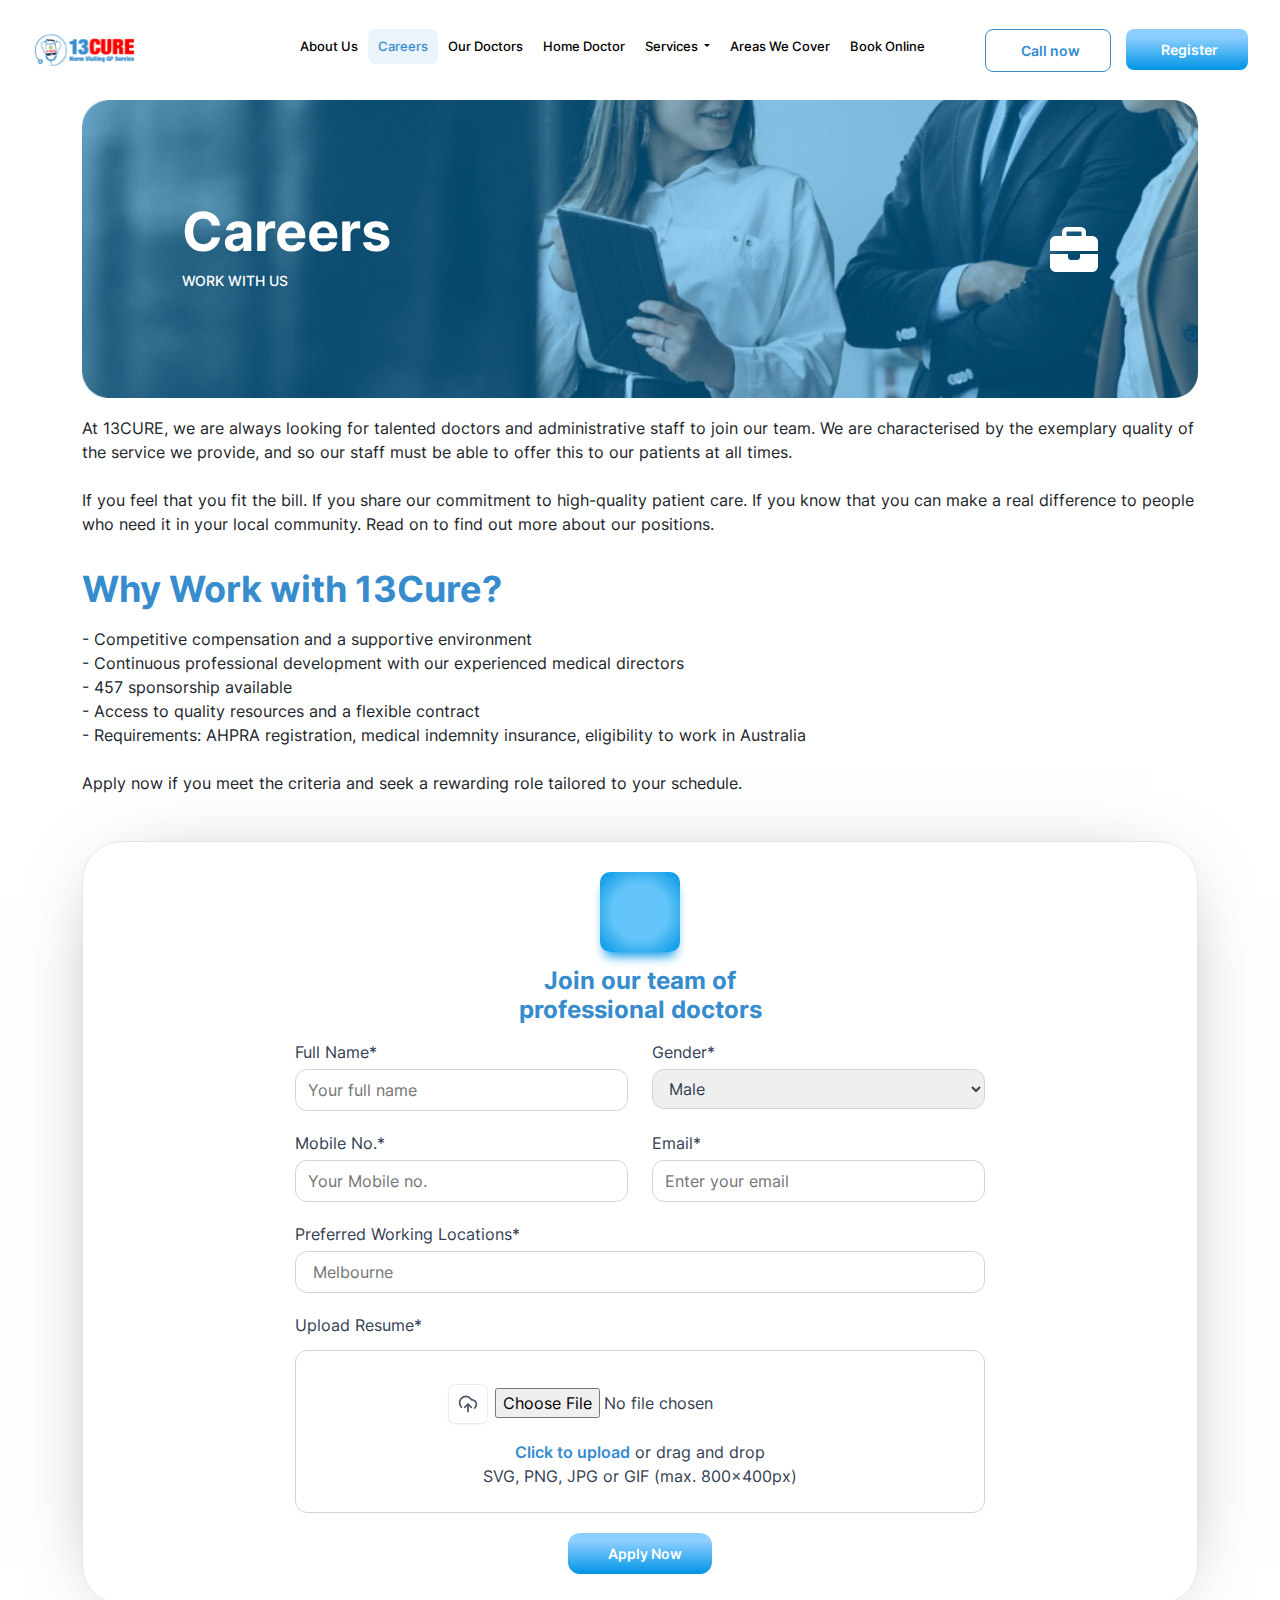
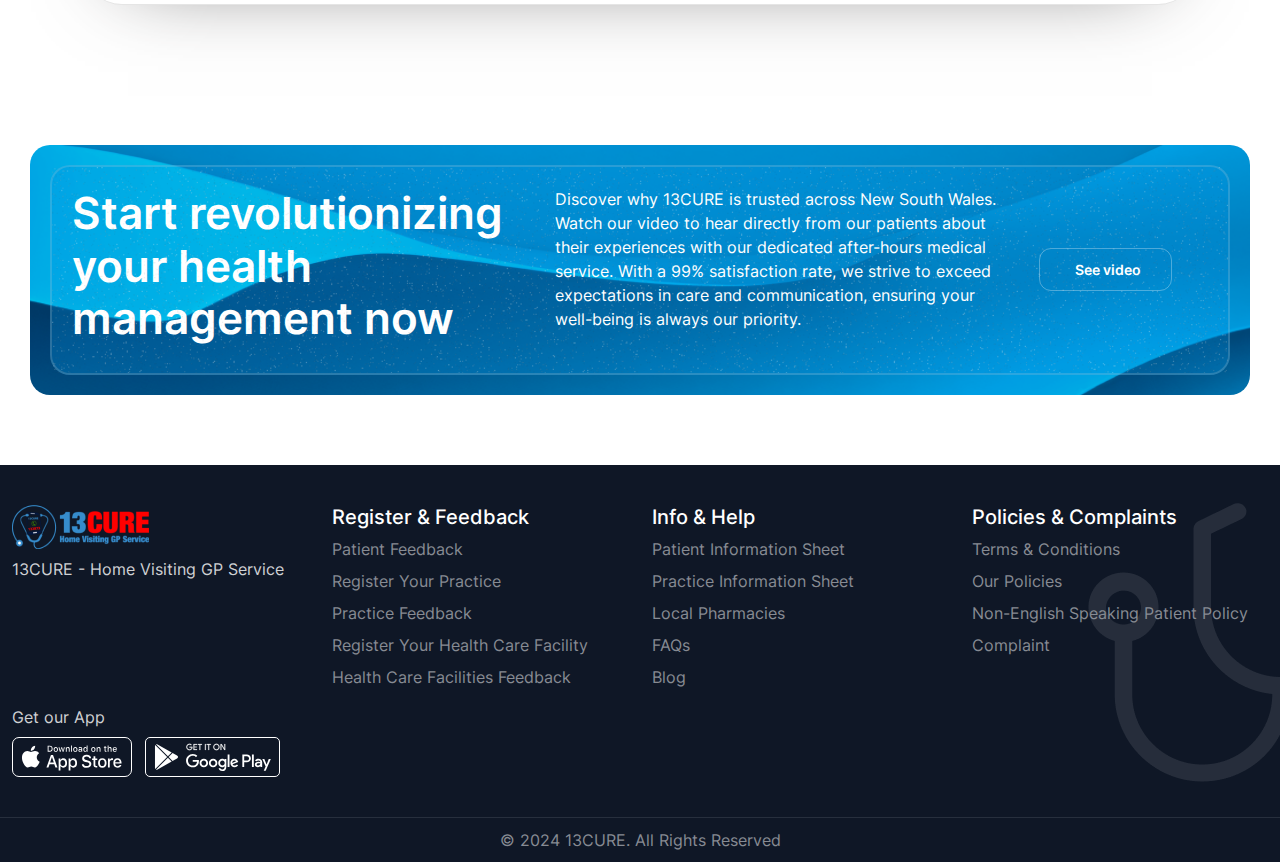
<file: career.html>
<!DOCTYPE html>
<html lang="en">

<head>
    <meta charset="UTF-8">
    <meta name="viewport" content="width=device-width, initial-scale=1.0">
    <title>13CURE</title>

    <link rel="stylesheet" href="https://cdnjs.cloudflare.com/ajax/libs/font-awesome/6.5.2/css/all.min.css"
        integrity="sha512-SnH5WK+bZxgPHs44uWIX+LLJAJ9/2PkPKZ5QiAj6Ta86w+fsb2TkcmfRyVX3pBnMFcV7oQPJkl9QevSCWr3W6A=="
        crossorigin="anonymous" referrerpolicy="no-referrer" />
    <link rel="stylesheet" href="././assets/fonts/inter/stylesheet.css">
    <link rel="stylesheet" href="././assets/css/style.css">
    <link rel="stylesheet" href="././assets/bootstrap/css/bootstrap.min.css">

    <link rel="stylesheet" href="././assets/css/owl.carousel.min.css">
    <link rel="stylesheet" href="././assets/css/owl.theme.default.min.css">
</head>

<body>
    <header>
        <nav class="navbar navbar-expand-lg navbar-light">
            <div class="container-fluid">
                <a class="navbar-brand" href="index.html"><img src="././assets/images/Frame 65.svg" alt=""></a>
                <div class="navMenu">
                    <button class="navbar-toggler" type="button" data-bs-toggle="collapse"
                        data-bs-target="#navbarSupportedContent" aria-controls="navbarSupportedContent"
                        aria-expanded="false" aria-label="Toggle navigation">
                        <span class="navbar-toggler-icon"></span>
                    </button>
                    <div class="collapse navbar-collapse" id="navbarSupportedContent">
                        <ul class="navbar-nav me-auto mb-2 mb-lg-0">
                            <li class="nav-item">
                                <a class="nav-link" aria-current="page" href="about.html">About Us</a>
                            </li>
                            <li class="nav-item">
                                <a class="nav-link active" href="career.html">Careers</a>
                            </li>
                            <li class="nav-item">
                                <a class="nav-link" href="doctor.html">Our Doctors</a>
                            </li>
                            <li class="nav-item">
                                <a class="nav-link" href="homedoctor.html">Home Doctor</a>
                            </li>
                            <li class="nav-item dropdown">
                                <a class="nav-link dropdown-toggle" href="services.html" id="navbarDropdown" role="button"
                                    data-bs-toggle="dropdown" aria-expanded="false">
                                    Services
                                </a>
                                <ul class="dropdown-menu" aria-labelledby="navbarDropdown">
                                    <li><a class="dropdown-item" href="#">Action</a>
                                   
                                    </li>
                                    <li><a class="dropdown-item" href="#">Another action</a></li>
                                  
                                    <li><a class="dropdown-item" href="#">Something else here</a></li>
                                </ul>
                            </li>
                            <li class="nav-item">
                                <a class="nav-link" href="areas.html">Areas We Cover</a>
                            </li>
                            <li class="nav-item">
                                <a class="nav-link" href="book.html">Book Online</a>
                            </li>
                            <li class="nav-item space">
                                <a class="headCallBtn" href="#"><i class="fa-solid fa-phone"></i> Call now</a>
                            </li>
                            <li class="nav-item">
                                <a class=" headRegisterBtn" href="register.html"><i class="fa-solid fa-user"></i> Register</a>
                            </li>
                        </ul>
                    </div>
                </div>
          </div>
        </nav>
    </header>
    
    <!-- Inner Page Layout -->
    <section class="container">

        <div class="main-banner">
            <div class="item item2">
                <div class="row">
                    <div class="col-lg-9">
                        <h2>Careers</h2>
                        <h4>Work With us</h4>
                    </div>

                    <div class="col-lg-3 banner-right"><img src="././assets/images/icon5.png" alt=""></div>
                </div>
            </div>
        </div>
        
        
        <div class="innercontentsection">
            <div class="row">
                <div class="col-lg-12">
                    <p class="innermaincontent">At 13CURE, we are always looking for talented doctors and
                        administrative staff to join our team. We are characterised by the exemplary quality of
                        the service we provide, and so our staff must be able to offer this to our patients at
                        all times.<br><br>If you feel that you fit the bill. If you share our commitment to high-quality patient care. If you know that you can make a real difference to people who need it in your local community. Read on to find out more about our positions.</p>
                </div>
            </div>

            <div class="row">
                <div class="col-lg-12">
                    <h3 class="bluecolor mt-3 mb-3">Why Work with 13Cure?</h3>
                    <p>- Competitive compensation and a supportive environment<br>
                        - Continuous professional development with our experienced medical directors<br>
                        - 457 sponsorship available<br>
                        - Access to quality resources and a flexible contract<br>
                        - Requirements: AHPRA registration, medical indemnity insurance, eligibility to work in
                        Australia<br><br>
                        Apply now if you meet the criteria and seek a rewarding role tailored to your schedule.
                    </p>
                </div>
            </div>

            <div class="form_sec">
                <div class="form_head">
                    <div class="form_icon">
                        <i class="fa-regular fa-handshake"></i>    
                    </div>
                    <h4>
                        Join our team of <br> professional doctors
                    </h4>
                </div>
                <form class="form">
                    <div class="container-fluid">
                        <div class="row">
                            <div class="col-lg-6 col-md-6 col-sm-12 col-12">
                                <label for="name">Full Name*</label>
                                <input class="inputTypes" type="text" placeholder="Your full name">
                            </div>
                            <div class="col-lg-6 col-md-6 col-sm-12 col-12">
                                <label for="name">Gender*</label>
                                <select class="inputTypes" name="cars" id="cars">
                                    <option value="volvo">Male</option>
                                    <option value="saab">Female</option>
                                    <option value="mercedes">Others</option>
                                  </select>
                            </div>
                            <div class="col-lg-6 col-md-6 col-sm-12 col-12">
                                <label for="name">Mobile No.*</label>
                                <input class="inputTypes" type="number" placeholder="Your Mobile no.">
                            </div>
                            <div class="col-lg-6 col-md-6 col-sm-12 col-12">
                                <label for="name">Email*</label>
                                <input class="inputTypes" type="text" placeholder="Enter your email">
                            </div>
                            <div class="col-lg-12">
                                <label for="name">Preferred Working Locations*</label>
                                <input class="inputTypes" type="text" placeholder=" Melbourne">
                            </div>
                            <div class="col-lg-12">
                                <div class="col-span-full ">
                                    <label for="cover-photo" >Upload Resume*</label>
                                    <div class=" inputTypes mt-2 flex justify-center rounded-lg border border-dashed border-gray-900/25 px-6 py-10">
                                      <div class="text-center">
                                        
                                        <div class="mt-4 flex text-sm leading-6 text-gray-600">
                                          <label for="file-upload" class="relative cursor-pointer rounded-md bg-white font-semibold text-indigo-600 focus-within:outline-none focus-within:ring-2 focus-within:ring-indigo-600 focus-within:ring-offset-2 hover:text-indigo-500">
                                            <span><img src="./assets/images/upload-pic.png" alt=""></span>
                                            <input id="file-upload" name="file-upload" type="file" class="sr-only ">
                                          </label>
                                          <p class="pl-1 mt-2"><span  style="color: #368CCC;font-weight: 600;">Click to upload</span> or drag and drop 
                                            <br>SVG, PNG, JPG or GIF (max. 800x400px)
                                          </p>
                                          <p class="text-xs leading-5 text-gray-600"></p>
                                        </div>
                                      </div>
                                    </div>
                                  </div>
                                </div>
                              </div>
                            </div>
                            <div class="formBtn">
                                <a href="#" class="applyBtn"><i class="fa-solid fa-paper-plane"></i> Apply Now</a>
                            </div>
            </div>
        </div>
    </section>


    <!-- Start Revolution section -->

    <section class="start_sevolution_sec all_sections ">
        <div class="start_sec">
            <div class="start_inner">
                <div class="start_card">
                    <div class="row">
                        <div class="col-lg-5 col-md-6 col-sm-12 col-12">
                            <h3>
                                Start revolutionizing your health management now                            </h3>
                        </div>
                        <div class="col-lg-5 col-md-6 col-sm-12 col-12">
                            <p>
                                Discover why 13CURE is trusted across New South Wales. Watch our video to hear directly
                                from our patients about their experiences with our dedicated after-hours medical
                                service. With a 99% satisfaction rate, we strive to exceed expectations in care and
                                communication, ensuring your well-being is always our priority.                            </p>
                        </div>
                        <div class="col-lg-2 col-md-12 col-sm-12 col-12">
                            <div class="videoBtn">
                                <a href="#" class="headCallBtn"
                                    style="color: #fff !important;  border-color: rgb(255, 255, 255,0.3);"><i
                                        class="fa-solid fa-play"></i>See video</a>                            </div>
                        </div>
                    </div>
                </div>
            </div>
        </div>
    </section>

    <!-- footer -->
    <footer class="container-fluid footer">
        <div class="row">
            <div class="col-md-6 col-lg-6 col-xl-3">
                <a href="#"><img src="./assets/images/footerlogo.png"></a>
                <p>13CURE - Home Visiting GP Service</p>
                <ul class="social-links">
                    <li><a href="#"><i class="fa-brands fa-facebook"></i></a></li>
                    <li><a href="#"><i class="fa-brands fa-twitter"></i></a></li>
                    <li><a href="#"><i class="fa-brands fa-instagram"></i></a></li>
                </ul>
            </div>
            <div class="col-md-6 col-lg-6 col-xl-3">
                <h5>Register & Feedback</h5>
                <ul class="menu-list">
                    <li><a href="#">Patient Feedback</a></li>
                    <li><a href="#">Register Your Practice</a></li>
                    <li><a href="#">Practice Feedback</a></li>
                    <li><a href="#">Register Your Health Care Facility</a></li>
                    <li><a href="#">Health Care Facilities Feedback</a></li>
                </ul>
            </div>

            <div class="col-md-6 col-lg-6 col-xl-3">
                <h5>Info & Help</h5>
                <ul class="menu-list">
                    <li><a href="#">Patient Information Sheet</a></li>
                    <li><a href="#">Practice Information Sheet</a></li>
                    <li><a href="#">Local Pharmacies</a></li>
                    <li><a href="#">FAQs</a></li>
                    <li><a href="#">Blog</a></li>
                </ul>
            </div>

            <div class="col-md-6 col-lg-6 col-xl-3">
                <h5>Policies & Complaints</h5>
                <ul class="menu-list">
                    <li><a href="#">Terms & Conditions</a></li>
                    <li><a href="#">Our Policies</a></li>
                    <li><a href="#">Non-English Speaking Patient Policy</a></li>
                    <li><a href="#">Complaint</a></li>
                </ul>
            </div>
        </div>

        <div class="row footmdl">
            <div class="col-md-12 col-lg-12 col-xl-12">
                <p>Get our App</p>
                <ul>
                    <li><a href="#"><img src="./assets/images/mobile-app-store-badge.svg" alt=""></a></li>
                    <li><a href="#"><img src="./assets/images/google-play-store.svg" alt=""></a></li>
                </ul>
            </div>
        </div>
    </footer>

    <div class="footbtm">&copy; 2024 13CURE. All Rights Reserved</div>


<!-- Back to top button -->
<div type="button" id="btn-back-to-top">
    <img src="./assets/images/top-button.png" alt="">
  </div>

</body>
<script src="./assets/bootstrap/js/bootstrap.bundle.min.js"></script>
<script src="./assets/js/jquery-3.7.1.js"></script>
<script src="./assets/js/script.js"></script>

<script src="./assets/js/owl.carousel.js"></script>
</html>
</file>
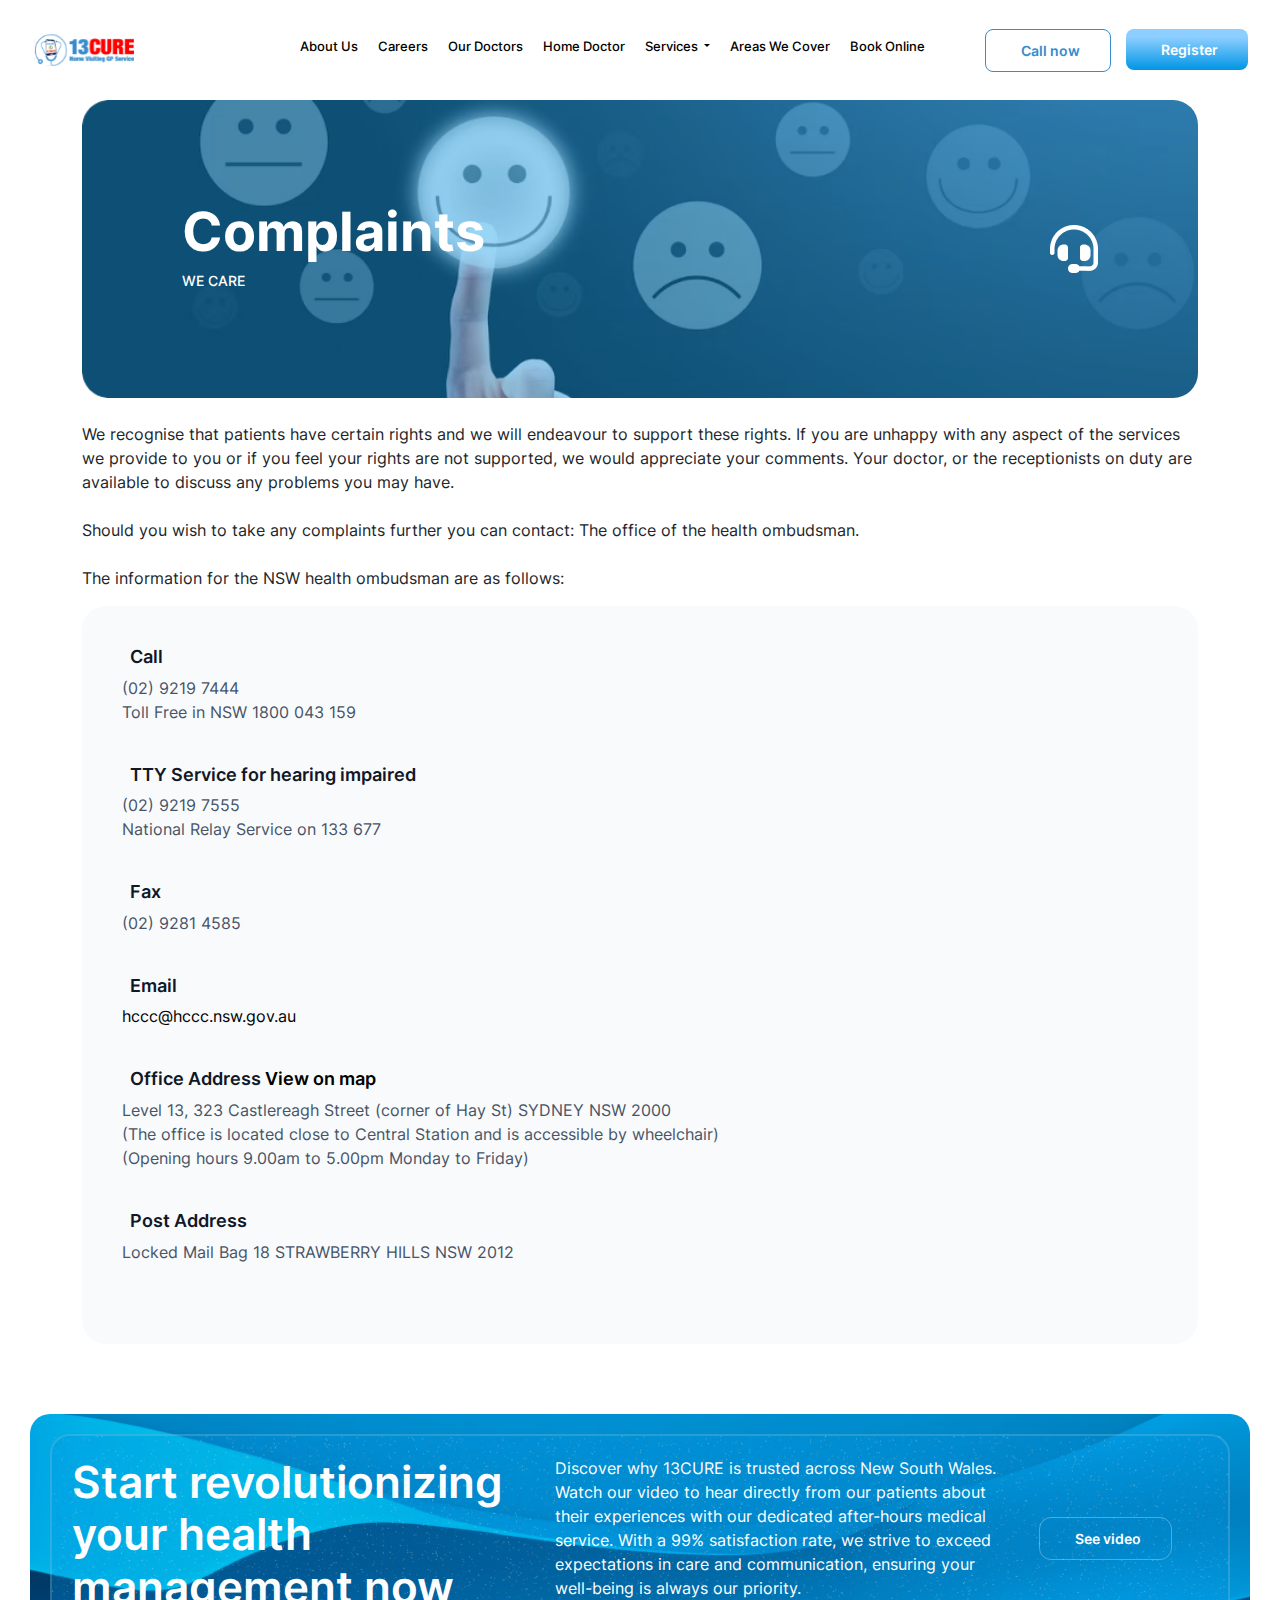
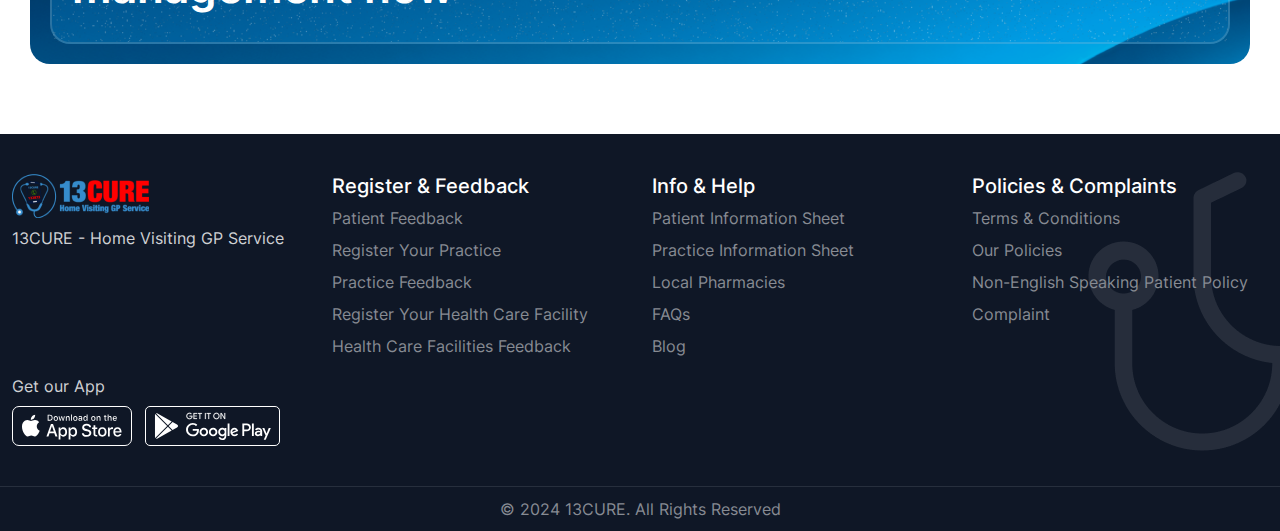
<file: complaints.html>
<!DOCTYPE html>
<html lang="en">

<head>
    <meta charset="UTF-8">
    <meta name="viewport" content="width=device-width, initial-scale=1.0">
    <title>13CURE</title>

    <link rel="stylesheet" href="https://cdnjs.cloudflare.com/ajax/libs/font-awesome/6.5.2/css/all.min.css"
        integrity="sha512-SnH5WK+bZxgPHs44uWIX+LLJAJ9/2PkPKZ5QiAj6Ta86w+fsb2TkcmfRyVX3pBnMFcV7oQPJkl9QevSCWr3W6A=="
        crossorigin="anonymous" referrerpolicy="no-referrer" />
    <link rel="stylesheet" href="././assets/fonts/inter/stylesheet.css">
    <link rel="stylesheet" href="././assets/css/style.css">
    <link rel="stylesheet" href="././assets/bootstrap/css/bootstrap.min.css">

    <link rel="stylesheet" href="././assets/css/owl.carousel.min.css">
    <link rel="stylesheet" href="././assets/css/owl.theme.default.min.css">
</head>

<body>
    <header>
        <nav class="navbar navbar-expand-lg navbar-light">
            <div class="container-fluid">
                <a class="navbar-brand" href="index.html"><img src="././assets/images/Frame 65.svg" alt=""></a>
                <div class="navMenu">
                    <button class="navbar-toggler" type="button" data-bs-toggle="collapse"
                        data-bs-target="#navbarSupportedContent" aria-controls="navbarSupportedContent"
                        aria-expanded="false" aria-label="Toggle navigation">
                        <span class="navbar-toggler-icon"></span>
                    </button>
                    <div class="collapse navbar-collapse" id="navbarSupportedContent">
                        <ul class="navbar-nav me-auto mb-2 mb-lg-0">
                            <li class="nav-item">
                                <a class="nav-link" aria-current="page" href="about.html">About Us</a>
                            </li>
                            <li class="nav-item">
                                <a class="nav-link" href="career.html">Careers</a>
                            </li>
                            <li class="nav-item">
                                <a class="nav-link" href="doctor.html">Our Doctors</a>
                            </li>
                            <li class="nav-item">
                                <a class="nav-link" href="homedoctor.html">Home Doctor</a>
                            </li>
                            <li class="nav-item dropdown">
                                <a class="nav-link dropdown-toggle" href="services.html" id="navbarDropdown" role="button"
                                    data-bs-toggle="dropdown" aria-expanded="false">
                                    Services
                                </a>
                                <ul class="dropdown-menu" aria-labelledby="navbarDropdown">
                                    <li><a class="dropdown-item" href="#">Action</a>
                                   
                                    </li>
                                    <li><a class="dropdown-item" href="#">Another action</a></li>
                                  
                                    <li><a class="dropdown-item" href="#">Something else here</a></li>
                                </ul>
                            </li>
                            <li class="nav-item">
                                <a class="nav-link" href="areas.html">Areas We Cover</a>
                            </li>
                            <li class="nav-item">
                                <a class="nav-link" href="book.html">Book Online</a>
                            </li>
                            <li class="nav-item space">
                                <a class="headCallBtn" href="#"><i class="fa-solid fa-phone"></i> Call now</a>
                            </li>
                            <li class="nav-item">
                                <a class=" headRegisterBtn" href="register.html"><i class="fa-solid fa-user"></i> Register</a>
                            </li>
                        </ul>
                    </div>
                </div>
          </div>
        </nav>
    </header>
    
    <!-- Inner Page Layout -->
    <section class="container">
        <div class="main-banner">
            <div class="item item4">
                <div class="row">
                    <div class="col-lg-9">
                        <h2>Complaints</h2>
                        <h4>We Care</h4>
                    </div>

                    <div class="col-lg-3 banner-right"><img src="././assets/images/icon6.png" alt=""></div>
                </div>
            </div>
        </div>
        
        
        <div class="innercontentsection">
            <div class="row">
                <div class="col-lg-12">
                    <p class="mt-4">We recognise that patients have certain rights and we will endeavour to support these rights. If you are unhappy with any aspect of the services we provide to you or if you feel your rights are not supported, we would appreciate your comments. Your doctor, or the receptionists on duty are available to discuss any problems you may have.<br><br>Should you wish to take any complaints further you can contact: The office of the health ombudsman.<br><br>The information for the NSW health ombudsman are as follows:</p>
                </div>
            </div>

            <div class="row">
                <div class="col-lg-12">
                    <div class="complaintsection">
                        <div class="complaint-listing">
                            <h4><i class="fa fa-phone"></i> Call</h4>
                            <p>(02) 9219 7444 <br> Toll Free in NSW 1800 043 159</p>
                        </div>

                        <div class="complaint-listing">
                            <h4><i class="fa-solid fa-phone"></i> TTY Service for hearing impaired</h4>
                            <p>(02) 9219 7555 <br> National Relay Service on 133 677</p>
                        </div>

                        <div class="complaint-listing">
                            <h4><i class="fa fa-fax"></i> Fax</h4>
                            <p>(02) 9281 4585</p>
                        </div>

                        <div class="complaint-listing">
                            <h4><i class="fa-regular fa-envelope"></i> Email</h4>
                            <p><a href="mailto:hccc@hccc.nsw.gov.au">hccc@hccc.nsw.gov.au</a></p>
                        </div>

                        <div class="complaint-listing">
                            <h4><i class="fa-solid fa-map"></i> Office Address <span><a href="#">View on map</a></span></h4>
                            <p>Level 13, 323 Castlereagh Street (corner of Hay St) SYDNEY NSW 2000 <br>
                                (The office is located close to Central Station and is accessible by wheelchair)<br>(Opening hours 9.00am to 5.00pm Monday to Friday)</p>
                        </div>

                        <div class="complaint-listing">
                            <h4><i class="fa-solid fa-location-dot"></i> Post Address</h4>
                            <p>Locked Mail Bag 18 STRAWBERRY HILLS NSW 2012</p>
                        </div>
                    </div>
                </div>
            </div>
        </div>
    </section>


    <!-- Start Revolution section -->

    <section class="start_sevolution_sec all_sections ">
        <div class="start_sec">
            <div class="start_inner">
                <div class="start_card">
                    <div class="row">
                        <div class="col-lg-5 col-md-6 col-sm-12 col-12">
                            <h3>
                                Start revolutionizing your health management now                            </h3>
                        </div>
                        <div class="col-lg-5 col-md-6 col-sm-12 col-12">
                            <p>
                                Discover why 13CURE is trusted across New South Wales. Watch our video to hear directly
                                from our patients about their experiences with our dedicated after-hours medical
                                service. With a 99% satisfaction rate, we strive to exceed expectations in care and
                                communication, ensuring your well-being is always our priority.                            </p>
                        </div>
                        <div class="col-lg-2 col-md-12 col-sm-12 col-12">
                            <div class="videoBtn">
                                <a href="#" class="headCallBtn"
                                    style="color: #fff !important;  border-color: rgb(255, 255, 255,0.3);"><i
                                        class="fa-solid fa-play"></i>See video</a>                            </div>
                        </div>
                    </div>
                </div>
            </div>
        </div>
    </section>

    <!-- footer -->
    <footer class="container-fluid footer">
        <div class="row">
            <div class="col-md-6 col-lg-6 col-xl-3">
                <a href="#"><img src="./assets/images/footerlogo.png"></a>
                <p>13CURE - Home Visiting GP Service</p>
                <ul class="social-links">
                    <li><a href="#"><i class="fa-brands fa-facebook"></i></a></li>
                    <li><a href="#"><i class="fa-brands fa-twitter"></i></a></li>
                    <li><a href="#"><i class="fa-brands fa-instagram"></i></a></li>
                </ul>
            </div>
            <div class="col-md-6 col-lg-6 col-xl-3">
                <h5>Register & Feedback</h5>
                <ul class="menu-list">
                    <li><a href="#">Patient Feedback</a></li>
                    <li><a href="#">Register Your Practice</a></li>
                    <li><a href="#">Practice Feedback</a></li>
                    <li><a href="#">Register Your Health Care Facility</a></li>
                    <li><a href="#">Health Care Facilities Feedback</a></li>
                </ul>
            </div>

            <div class="col-md-6 col-lg-6 col-xl-3">
                <h5>Info & Help</h5>
                <ul class="menu-list">
                    <li><a href="#">Patient Information Sheet</a></li>
                    <li><a href="#">Practice Information Sheet</a></li>
                    <li><a href="#">Local Pharmacies</a></li>
                    <li><a href="#">FAQs</a></li>
                    <li><a href="#">Blog</a></li>
                </ul>
            </div>

            <div class="col-md-6 col-lg-6 col-xl-3">
                <h5>Policies & Complaints</h5>
                <ul class="menu-list">
                    <li><a href="#">Terms & Conditions</a></li>
                    <li><a href="#">Our Policies</a></li>
                    <li><a href="#">Non-English Speaking Patient Policy</a></li>
                    <li><a href="#">Complaint</a></li>
                </ul>
            </div>
        </div>

        <div class="row footmdl">
            <div class="col-md-12 col-lg-12 col-xl-12">
                <p>Get our App</p>
                <ul>
                    <li><a href="#"><img src="./assets/images/mobile-app-store-badge.svg" alt=""></a></li>
                    <li><a href="#"><img src="./assets/images/google-play-store.svg" alt=""></a></li>
                </ul>
            </div>
        </div>
    </footer>

    <div class="footbtm">&copy; 2024 13CURE. All Rights Reserved</div>


<!-- Back to top button -->
<div type="button" id="btn-back-to-top">
    <img src="./assets/images/top-button.png" alt="">
  </div>

</body>
<script src="./assets/bootstrap/js/bootstrap.bundle.min.js"></script>
<script src="./assets/js/jquery-3.7.1.js"></script>
<script src="./assets/js/script.js"></script>

<script src="./assets/js/owl.carousel.js"></script>
</html>
</file>
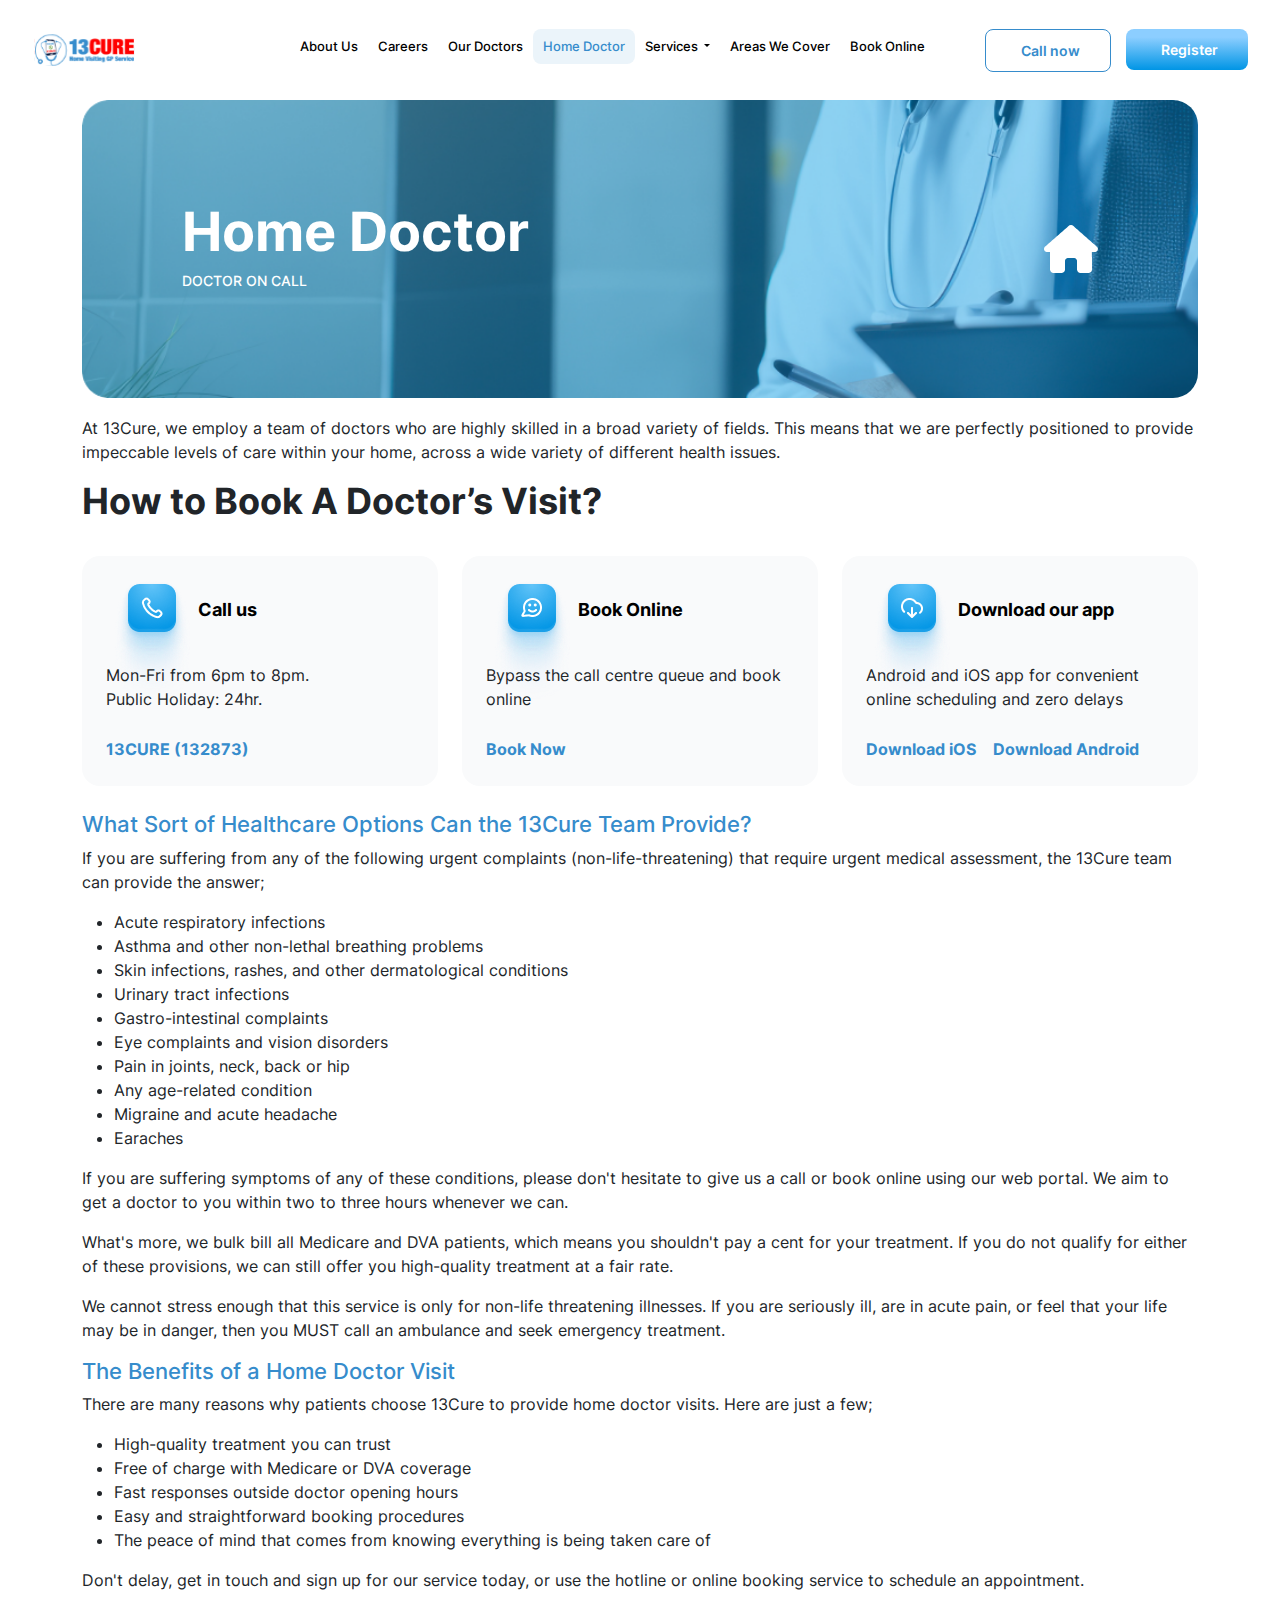
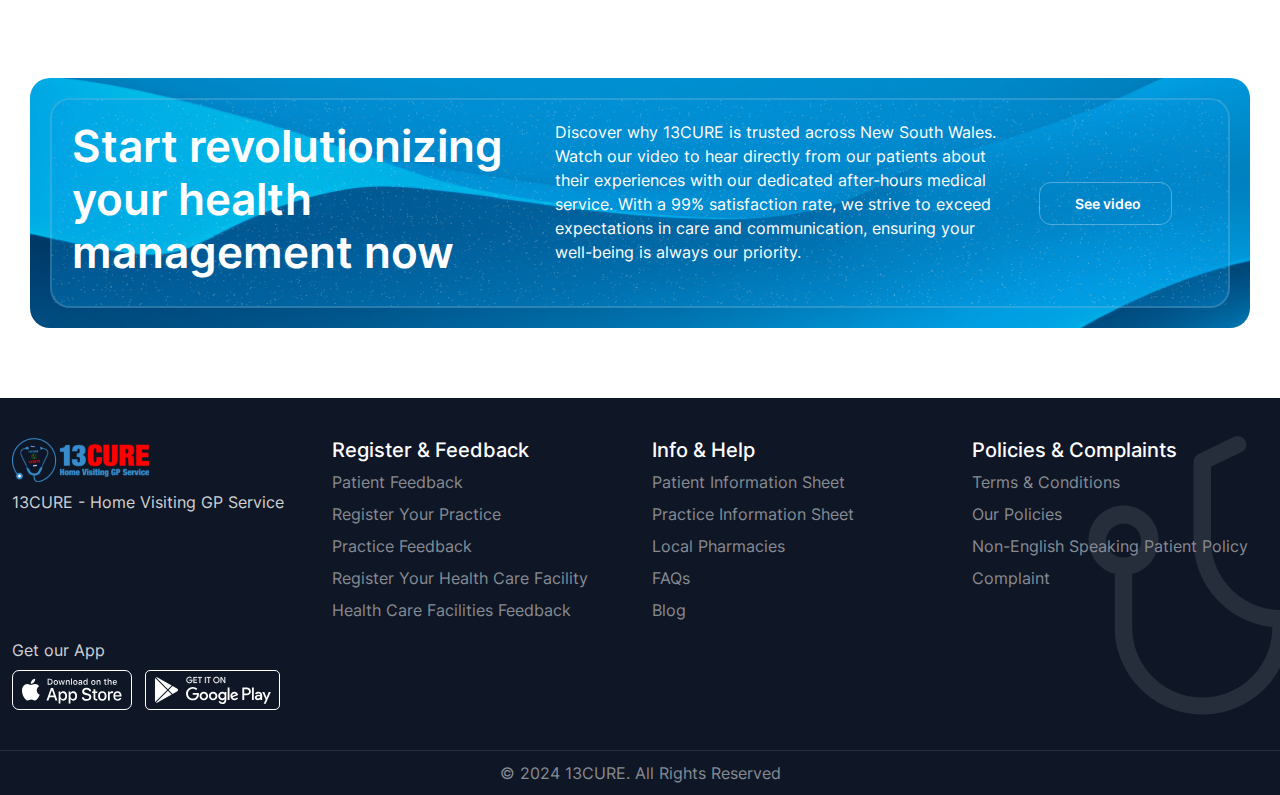
<file: homedoctor.html>
<!DOCTYPE html>
<html lang="en">

<head>
    <meta charset="UTF-8">
    <meta name="viewport" content="width=device-width, initial-scale=1.0">
    <title>13CURE</title>

    <link rel="stylesheet" href="https://cdnjs.cloudflare.com/ajax/libs/font-awesome/6.5.2/css/all.min.css"
        integrity="sha512-SnH5WK+bZxgPHs44uWIX+LLJAJ9/2PkPKZ5QiAj6Ta86w+fsb2TkcmfRyVX3pBnMFcV7oQPJkl9QevSCWr3W6A=="
        crossorigin="anonymous" referrerpolicy="no-referrer" />
    <link rel="stylesheet" href="././assets/fonts/inter/stylesheet.css">
    <link rel="stylesheet" href="././assets/css/style.css">
    <link rel="stylesheet" href="././assets/bootstrap/css/bootstrap.min.css">

    <link rel="stylesheet" href="././assets/css/owl.carousel.min.css">
    <link rel="stylesheet" href="././assets/css/owl.theme.default.min.css">
</head>

<body>
    <header>
        <nav class="navbar navbar-expand-lg navbar-light">
            <div class="container-fluid">
                <a class="navbar-brand" href="index.html"><img src="././assets/images/Frame 65.svg" alt=""></a>
                <div class="navMenu">
                    <button class="navbar-toggler" type="button" data-bs-toggle="collapse"
                        data-bs-target="#navbarSupportedContent" aria-controls="navbarSupportedContent"
                        aria-expanded="false" aria-label="Toggle navigation">
                        <span class="navbar-toggler-icon"></span>
                    </button>
                    <div class="collapse navbar-collapse" id="navbarSupportedContent">
                        <ul class="navbar-nav me-auto mb-2 mb-lg-0">
                            <li class="nav-item">
                                <a class="nav-link" aria-current="page" href="about.html">About Us</a>
                            </li>
                            <li class="nav-item">
                                <a class="nav-link" href="career.html">Careers</a>
                            </li>
                            <li class="nav-item">
                                <a class="nav-link" href="doctor.html">Our Doctors</a>
                            </li>
                            <li class="nav-item">
                                <a class="nav-link active" href="homedoctor.html">Home Doctor</a>
                            </li>
                            <li class="nav-item dropdown">
                                <a class="nav-link dropdown-toggle" href="services.html" id="navbarDropdown" role="button"
                                    data-bs-toggle="dropdown" aria-expanded="false">
                                    Services
                                </a>
                                <ul class="dropdown-menu" aria-labelledby="navbarDropdown">
                                    <li><a class="dropdown-item" href="#">Action</a>
                                   
                                    </li>
                                    <li><a class="dropdown-item" href="#">Another action</a></li>
                                  
                                    <li><a class="dropdown-item" href="#">Something else here</a></li>
                                </ul>
                            </li>
                            <li class="nav-item">
                                <a class="nav-link" href="areas.html">Areas We Cover</a>
                            </li>
                            <li class="nav-item">
                                <a class="nav-link" href="book.html">Book Online</a>
                            </li>
                            <li class="nav-item space">
                                <a class="headCallBtn" href="#"><i class="fa-solid fa-phone"></i> Call now</a>
                            </li>
                            <li class="nav-item">
                                <a class=" headRegisterBtn" href="register.html"><i class="fa-solid fa-user"></i> Register</a>
                            </li>
                        </ul>
                    </div>
                </div>
          </div>
        </nav>
    </header>
    
    <!-- Inner Page Layout -->
    <section class="container">

        <div class="main-banner">
            <div class="item item1">
                <div class="row">
                    <div class="col-lg-9">
                        <h2>Home Doctor</h2>
                        <h4>Doctor on Call</h4>
                    </div>

                    <div class="col-lg-3 banner-right"><img src="././assets/images/icon2.png" alt=""></div>
                </div>
            </div>
        </div>
        
        
        <div class="innercontentsection">
            <div class="row">
                <div class="col-lg-12">
                    <p class="innermaincontent">At 13Cure, we employ a team of doctors who are highly skilled in a broad variety of fields. This means that we are perfectly positioned to provide impeccable levels of care within your home, across a wide variety of different health issues.</p>
                    <h4>How to Book A Doctor’s Visit?</h4>
                </div>
            </div>

            <div class="booksection">
                <div class="row">
                    <div class="col-lg-4">
                        <div class="bookcol">
                            <div class="icon-box d-flex">
                                <div class="icon-box-icon">
                                    <img src="././assets/images/tel-icon.png" alt="">
                                </div>

                                <div class="icon-box-content pt-3">Call us</div>
                            </div>

                            <div class="bookcontent">
                                <p>Mon-Fri from 6pm to 8pm. <br>Public Holiday: 24hr.</p>
                               <div class="btm-links"><a href="#">13CURE (132873)</a></div>
                            </div>

                        </div>
                    </div>
    
                    <div class="col-lg-4">
                        <div class="bookcol">
                            <div class="icon-box d-flex">
                                <div class="icon-box-icon">
                                    <img src="././assets/images/book-online.png" alt="">
                                </div>

                                <div class="icon-box-content pt-3">Book Online</div>
                            </div>

                            <div class="bookcontent">
                                <p>Bypass the call centre queue and book online</p>
                                <div class="btm-links"><a href="#">Book Now</a></div>
                            </div>

                        </div>
                    </div>
    
                    <div class="col-lg-4">
                        <div class="bookcol">
                            <div class="icon-box d-flex">
                                <div class="icon-box-icon">
                                    <img src="././assets/images/download-app.png" alt="">
                                </div>

                                <div class="icon-box-content pt-3">Download our app</div>
                            </div>

                            <div class="bookcontent">
                                <p>Android and iOS app for convenient online scheduling and zero delays</p>
                                <div class="btm-links"><a href="#">Download iOS</a> <a href="#">Download Android</a></div>
                            </div>
                        </div>
                    </div>
                </div>
            </div>
                
            <div class="row">
                <div class="col-lg-12">
                    <h6>What Sort of Healthcare Options Can the 13Cure Team Provide?</h6>
                    <p>If you are suffering from any of the following urgent complaints (non-life-threatening) that require urgent medical assessment, the 13Cure team can provide the answer;</p>
                    <ul>
                        <li>Acute respiratory infections</li>
                        <li>Asthma and other non-lethal breathing problems</li>
                        <li>Skin infections, rashes, and other dermatological conditions</li>
                        <li>Urinary tract infections</li>
                        <li>Gastro-intestinal complaints</li>
                        <li>Eye complaints and vision disorders</li>
                        <li>Pain in joints, neck, back or hip</li>
                        <li>Any age-related condition</li>
                        <li>Migraine and acute headache</li>
                        <li>Earaches</li>
                    </ul>
                    <p>If you are suffering symptoms of any of these conditions, please don't hesitate to give us a call or book online using our web portal. We aim to get a doctor to you within two to three hours whenever we can.</p>
                    <p>What's more, we bulk bill all Medicare and DVA patients, which means you shouldn't pay a cent for your treatment. If you do not qualify for either of these provisions, we can still offer you high-quality treatment at a fair rate.</p>
                    <p>We cannot stress enough that this service is only for non-life threatening illnesses. If you are seriously ill, are in acute pain, or feel that your life may be in danger, then you MUST call an ambulance and seek emergency treatment.</p>
                    <h6>The Benefits of a Home Doctor Visit</h6>
                    <p>There are many reasons why patients choose 13Cure to provide home doctor visits. Here are just a few;</p>
                    <ul>
                        <li>High-quality treatment you can trust</li>
                        <li>Free of charge with Medicare or DVA coverage</li>
                        <li>Fast responses outside doctor opening hours</li>
                        <li>Easy and straightforward booking procedures</li>
                        <li>The peace of mind that comes from knowing everything is being taken care of</li>
                    </ul>
                    <p>Don't delay, get in touch and sign up for our service today, or use the hotline or online booking service to schedule an appointment.</p>
                </div>
            </div>

        </div>
    </section>


    <!-- Start Revolution section -->

    <section class="start_sevolution_sec all_sections ">
        <div class="start_sec">
            <div class="start_inner">
                <div class="start_card">
                    <div class="row">
                        <div class="col-lg-5 col-md-6 col-sm-12 col-12">
                            <h3>
                                Start revolutionizing your health management now                            </h3>
                        </div>
                        <div class="col-lg-5 col-md-6 col-sm-12 col-12">
                            <p>
                                Discover why 13CURE is trusted across New South Wales. Watch our video to hear directly
                                from our patients about their experiences with our dedicated after-hours medical
                                service. With a 99% satisfaction rate, we strive to exceed expectations in care and
                                communication, ensuring your well-being is always our priority.                            </p>
                        </div>
                        <div class="col-lg-2 col-md-12 col-sm-12 col-12">
                            <div class="videoBtn">
                                <a href="#" class="headCallBtn"
                                    style="color: #fff !important;  border-color: rgb(255, 255, 255,0.3);"><i
                                        class="fa-solid fa-play"></i>See video</a>                            </div>
                        </div>
                    </div>
                </div>
            </div>
        </div>
    </section>

    <!-- footer -->
    <footer class="container-fluid footer">
        <div class="row">
            <div class="col-md-6 col-lg-6 col-xl-3">
                <a href="#"><img src="./assets/images/footerlogo.png"></a>
                <p>13CURE - Home Visiting GP Service</p>
                <ul class="social-links">
                    <li><a href="#"><i class="fa-brands fa-facebook"></i></a></li>
                    <li><a href="#"><i class="fa-brands fa-twitter"></i></a></li>
                    <li><a href="#"><i class="fa-brands fa-instagram"></i></a></li>
                </ul>
            </div>
            <div class="col-md-6 col-lg-6 col-xl-3">
                <h5>Register & Feedback</h5>
                <ul class="menu-list">
                    <li><a href="#">Patient Feedback</a></li>
                    <li><a href="#">Register Your Practice</a></li>
                    <li><a href="#">Practice Feedback</a></li>
                    <li><a href="#">Register Your Health Care Facility</a></li>
                    <li><a href="#">Health Care Facilities Feedback</a></li>
                </ul>
            </div>

            <div class="col-md-6 col-lg-6 col-xl-3">
                <h5>Info & Help</h5>
                <ul class="menu-list">
                    <li><a href="#">Patient Information Sheet</a></li>
                    <li><a href="#">Practice Information Sheet</a></li>
                    <li><a href="#">Local Pharmacies</a></li>
                    <li><a href="#">FAQs</a></li>
                    <li><a href="#">Blog</a></li>
                </ul>
            </div>

            <div class="col-md-6 col-lg-6 col-xl-3">
                <h5>Policies & Complaints</h5>
                <ul class="menu-list">
                    <li><a href="#">Terms & Conditions</a></li>
                    <li><a href="#">Our Policies</a></li>
                    <li><a href="#">Non-English Speaking Patient Policy</a></li>
                    <li><a href="#">Complaint</a></li>
                </ul>
            </div>
        </div>

        <div class="row footmdl">
            <div class="col-md-12 col-lg-12 col-xl-12">
                <p>Get our App</p>
                <ul>
                    <li><a href="#"><img src="./assets/images/mobile-app-store-badge.svg" alt=""></a></li>
                    <li><a href="#"><img src="./assets/images/google-play-store.svg" alt=""></a></li>
                </ul>
            </div>
        </div>
    </footer>

    <div class="footbtm">&copy; 2024 13CURE. All Rights Reserved</div>


<!-- Back to top button -->
<div type="button" id="btn-back-to-top">
    <img src="./assets/images/top-button.png" alt="">
  </div>

</body>
<script src="./assets/bootstrap/js/bootstrap.bundle.min.js"></script>
<script src="./assets/js/jquery-3.7.1.js"></script>
<script src="./assets/js/script.js"></script>

<script src="./assets/js/owl.carousel.js"></script>
</html>
</file>
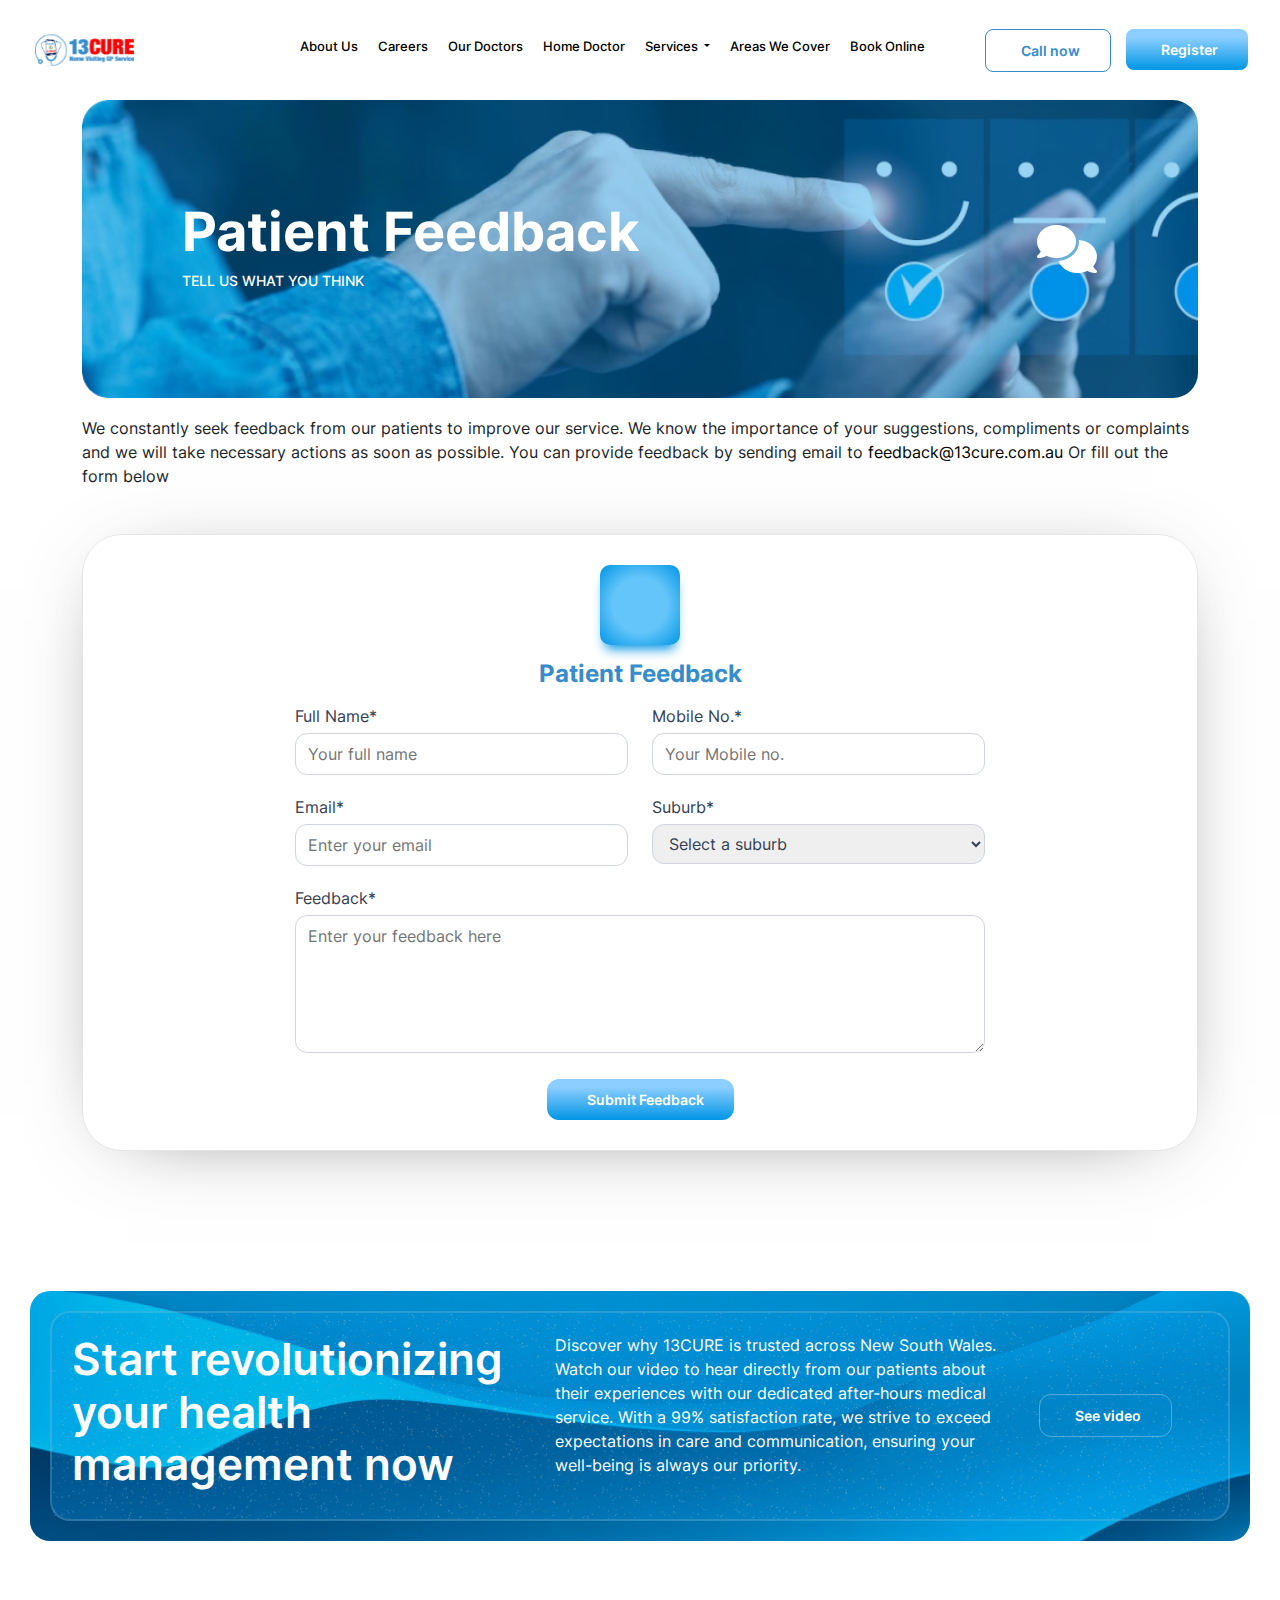
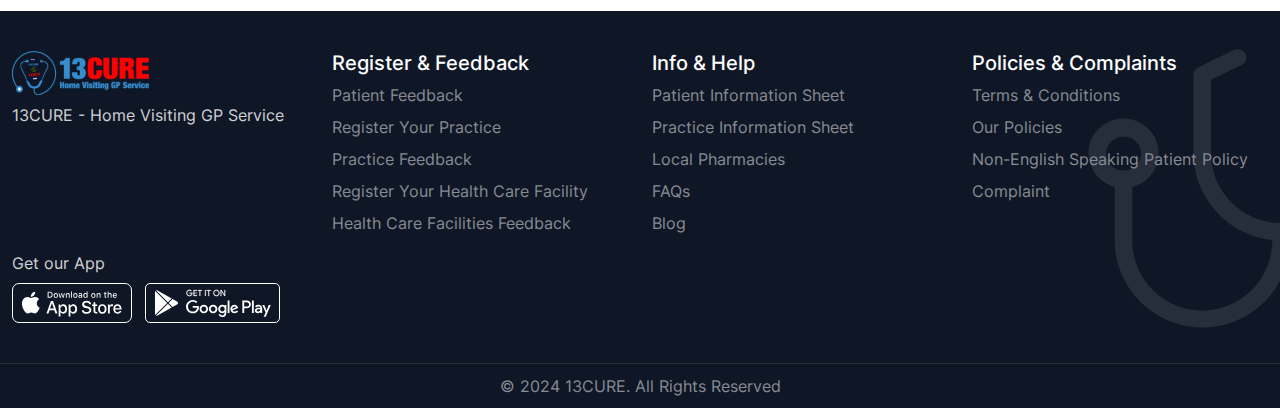
<file: patient-feedback.html>
<!DOCTYPE html>
<html lang="en">

<head>
    <meta charset="UTF-8">
    <meta name="viewport" content="width=device-width, initial-scale=1.0">
    <title>13CURE</title>

    <link rel="stylesheet" href="https://cdnjs.cloudflare.com/ajax/libs/font-awesome/6.5.2/css/all.min.css"
        integrity="sha512-SnH5WK+bZxgPHs44uWIX+LLJAJ9/2PkPKZ5QiAj6Ta86w+fsb2TkcmfRyVX3pBnMFcV7oQPJkl9QevSCWr3W6A=="
        crossorigin="anonymous" referrerpolicy="no-referrer" />
    <link rel="stylesheet" href="././assets/fonts/inter/stylesheet.css">
    <link rel="stylesheet" href="././assets/css/style.css">
    <link rel="stylesheet" href="././assets/bootstrap/css/bootstrap.min.css">

    <link rel="stylesheet" href="././assets/css/owl.carousel.min.css">
    <link rel="stylesheet" href="././assets/css/owl.theme.default.min.css">
</head>

<body>
    <header>
        <nav class="navbar navbar-expand-lg navbar-light">
            <div class="container-fluid">
                <a class="navbar-brand" href="index.html"><img src="././assets/images/Frame 65.svg" alt=""></a>
                <div class="navMenu">
                    <button class="navbar-toggler" type="button" data-bs-toggle="collapse"
                        data-bs-target="#navbarSupportedContent" aria-controls="navbarSupportedContent"
                        aria-expanded="false" aria-label="Toggle navigation">
                        <span class="navbar-toggler-icon"></span>
                    </button>
                    <div class="collapse navbar-collapse" id="navbarSupportedContent">
                        <ul class="navbar-nav me-auto mb-2 mb-lg-0">
                            <li class="nav-item">
                                <a class="nav-link" aria-current="page" href="about.html">About Us</a>
                            </li>
                            <li class="nav-item">
                                <a class="nav-link" href="career.html">Careers</a>
                            </li>
                            <li class="nav-item">
                                <a class="nav-link" href="doctor.html">Our Doctors</a>
                            </li>
                            <li class="nav-item">
                                <a class="nav-link" href="homedoctor.html">Home Doctor</a>
                            </li>
                            <li class="nav-item dropdown">
                                <a class="nav-link dropdown-toggle" href="services.html" id="navbarDropdown" role="button"
                                    data-bs-toggle="dropdown" aria-expanded="false">
                                    Services
                                </a>
                                <ul class="dropdown-menu" aria-labelledby="navbarDropdown">
                                    <li><a class="dropdown-item" href="#">Action</a>
                                   
                                    </li>
                                    <li><a class="dropdown-item" href="#">Another action</a></li>
                                  
                                    <li><a class="dropdown-item" href="#">Something else here</a></li>
                                </ul>
                            </li>
                            <li class="nav-item">
                                <a class="nav-link" href="areas.html">Areas We Cover</a>
                            </li>
                            <li class="nav-item">
                                <a class="nav-link" href="book.html">Book Online</a>
                            </li>
                            <li class="nav-item space">
                                <a class="headCallBtn" href="#"><i class="fa-solid fa-phone"></i> Call now</a>
                            </li>
                            <li class="nav-item">
                                <a class=" headRegisterBtn" href="register.html"><i class="fa-solid fa-user"></i> Register</a>
                            </li>
                        </ul>
                    </div>
                </div>
          </div>
        </nav>
    </header>
    
    <!-- Inner Page Layout -->
    <section class="container">

        <div class="main-banner">
            <div class="item item3">
                <div class="row">
                    <div class="col-lg-9">
                        <h2>Patient Feedback</h2>
                        <h4>Tell Us What You Think</h4>
                    </div>

                    <div class="col-lg-3 banner-right"><img src="././assets/images/massege_img.png" alt=""></div>
                </div>
            </div>
        </div>
        
        
        <div class="innercontentsection">
            <div class="row">
                <div class="col-lg-12">
                    <p class="innermaincontent">We constantly seek feedback from our patients to improve our service. We know the importance of your suggestions, compliments or complaints and we will take necessary actions as soon as possible. You can provide feedback by sending email to <a href="mailto:feedback@13cure.com.au">feedback@13cure.com.au</a> Or fill out the form below </p>
                </div>
            </div>

            <div class="form_sec">
                <div class="form_head">
                    <div class="form_icon">
                        <i class="fa-regular fa-handshake"></i>    
                    </div>
                    <h4>Patient Feedback</h4>
                </div>

                <form class="form">
                    <div class="container-fluid">
                        <div class="row">
                            <div class="col-lg-6 col-md-6 col-sm-12 col-12">
                                <label for="name">Full Name*</label>
                                <input class="inputTypes" type="text" placeholder="Your full name">
                            </div>
                     
                            <div class="col-lg-6 col-md-6 col-sm-12 col-12">
                                <label for="name">Mobile No.*</label>
                                <input class="inputTypes" type="text" placeholder="Your Mobile no.">
                            </div>
                            <div class="col-lg-6 col-md-6 col-sm-12 col-12">
                                <label for="name">Email*</label>
                                <input class="inputTypes" type="text" placeholder="Enter your email">
                            </div>

                            <div class="col-lg-6 col-md-6 col-sm-12 col-12">
                                <label for="name">Suburb*</label>
                                <select class="inputTypes" name="cars" id="cars">
                                    <option value="volvo">Select a suburb</option>
                                    <option value="saab">Female</option>
                                    <option value="mercedes">Others</option>
                                </select>
                            </div>
                            <div class="col-lg-12">
                                <label for="massege">Feedback*</label>
                                <textarea class="inputTypes" name="" id="" rows="5" placeholder="Enter your feedback here"></textarea>
                            </div>
                        </div>
                    </div>
                    <div class="formBtn">
                        <a href="#" class="applyBtn"><i class="fa-solid fa-check" style="transform: rotate(0deg) !important;"></i> Submit Feedback</a>
                    </div>
            </form>

            </div>
        </div>
    </section>


    <!-- Start Revolution section -->

    <section class="start_sevolution_sec all_sections ">
        <div class="start_sec">
            <div class="start_inner">
                <div class="start_card">
                    <div class="row">
                        <div class="col-lg-5 col-md-6 col-sm-12 col-12">
                            <h3>
                                Start revolutionizing your health management now                            </h3>
                        </div>
                        <div class="col-lg-5 col-md-6 col-sm-12 col-12">
                            <p>
                                Discover why 13CURE is trusted across New South Wales. Watch our video to hear directly
                                from our patients about their experiences with our dedicated after-hours medical
                                service. With a 99% satisfaction rate, we strive to exceed expectations in care and
                                communication, ensuring your well-being is always our priority.                            </p>
                        </div>
                        <div class="col-lg-2 col-md-12 col-sm-12 col-12">
                            <div class="videoBtn">
                                <a href="#" class="headCallBtn"
                                    style="color: #fff !important;  border-color: rgb(255, 255, 255,0.3);"><i
                                        class="fa-solid fa-play"></i>See video</a>                            </div>
                        </div>
                    </div>
                </div>
            </div>
        </div>
    </section>

    <!-- footer -->
    <footer class="container-fluid footer">
        <div class="row">
            <div class="col-md-6 col-lg-6 col-xl-3">
                <a href="#"><img src="./assets/images/footerlogo.png"></a>
                <p>13CURE - Home Visiting GP Service</p>
                <ul class="social-links">
                    <li><a href="#"><i class="fa-brands fa-facebook"></i></a></li>
                    <li><a href="#"><i class="fa-brands fa-twitter"></i></a></li>
                    <li><a href="#"><i class="fa-brands fa-instagram"></i></a></li>
                </ul>
            </div>
            <div class="col-md-6 col-lg-6 col-xl-3">
                <h5>Register & Feedback</h5>
                <ul class="menu-list">
                    <li><a href="#">Patient Feedback</a></li>
                    <li><a href="#">Register Your Practice</a></li>
                    <li><a href="#">Practice Feedback</a></li>
                    <li><a href="#">Register Your Health Care Facility</a></li>
                    <li><a href="#">Health Care Facilities Feedback</a></li>
                </ul>
            </div>

            <div class="col-md-6 col-lg-6 col-xl-3">
                <h5>Info & Help</h5>
                <ul class="menu-list">
                    <li><a href="#">Patient Information Sheet</a></li>
                    <li><a href="#">Practice Information Sheet</a></li>
                    <li><a href="#">Local Pharmacies</a></li>
                    <li><a href="#">FAQs</a></li>
                    <li><a href="#">Blog</a></li>
                </ul>
            </div>

            <div class="col-md-6 col-lg-6 col-xl-3">
                <h5>Policies & Complaints</h5>
                <ul class="menu-list">
                    <li><a href="#">Terms & Conditions</a></li>
                    <li><a href="#">Our Policies</a></li>
                    <li><a href="#">Non-English Speaking Patient Policy</a></li>
                    <li><a href="#">Complaint</a></li>
                </ul>
            </div>
        </div>

        <div class="row footmdl">
            <div class="col-md-12 col-lg-12 col-xl-12">
                <p>Get our App</p>
                <ul>
                    <li><a href="#"><img src="./assets/images/mobile-app-store-badge.svg" alt=""></a></li>
                    <li><a href="#"><img src="./assets/images/google-play-store.svg" alt=""></a></li>
                </ul>
            </div>
        </div>
    </footer>

    <div class="footbtm">&copy; 2024 13CURE. All Rights Reserved</div>


<!-- Back to top button -->
<div type="button" id="btn-back-to-top">
    <img src="./assets/images/top-button.png" alt="">
  </div>

</body>
<script src="./assets/bootstrap/js/bootstrap.bundle.min.js"></script>
<script src="./assets/js/jquery-3.7.1.js"></script>
<script src="./assets/js/script.js"></script>

<script src="./assets/js/owl.carousel.js"></script>
</html>
</file>
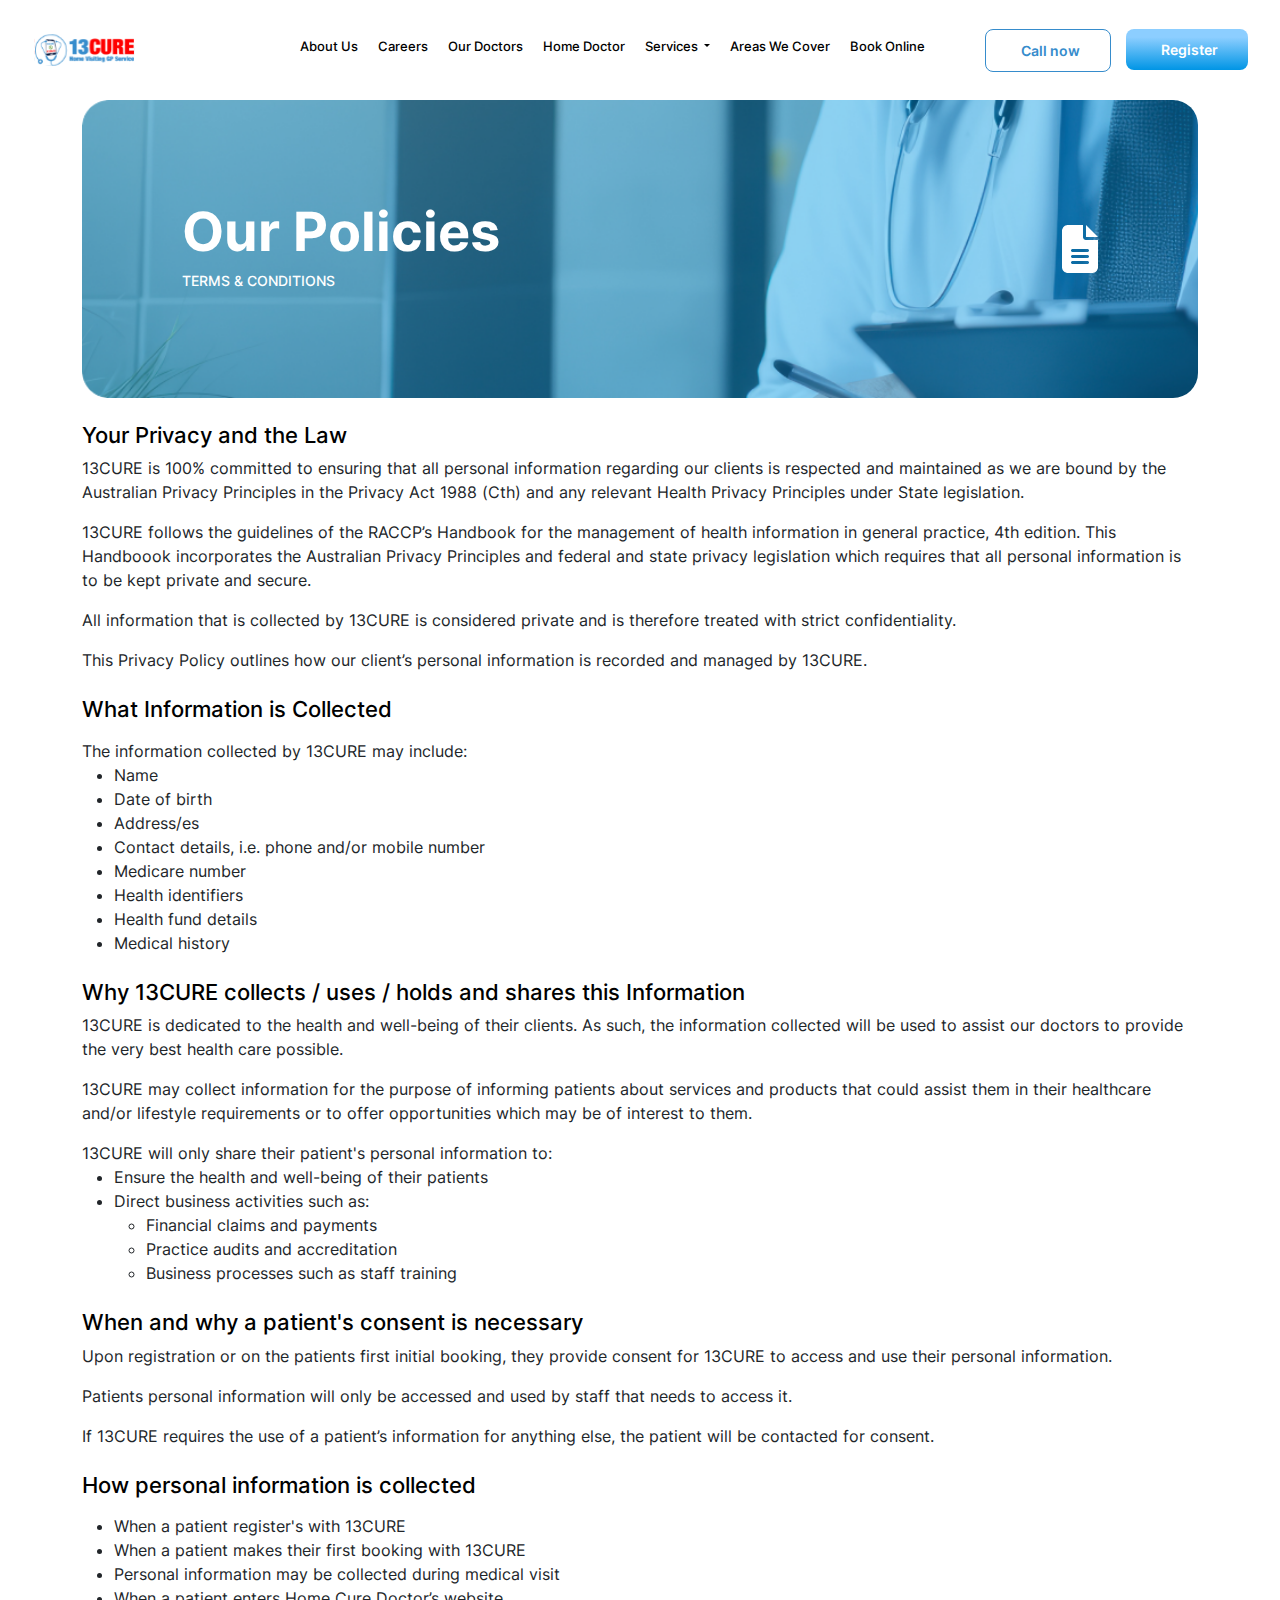
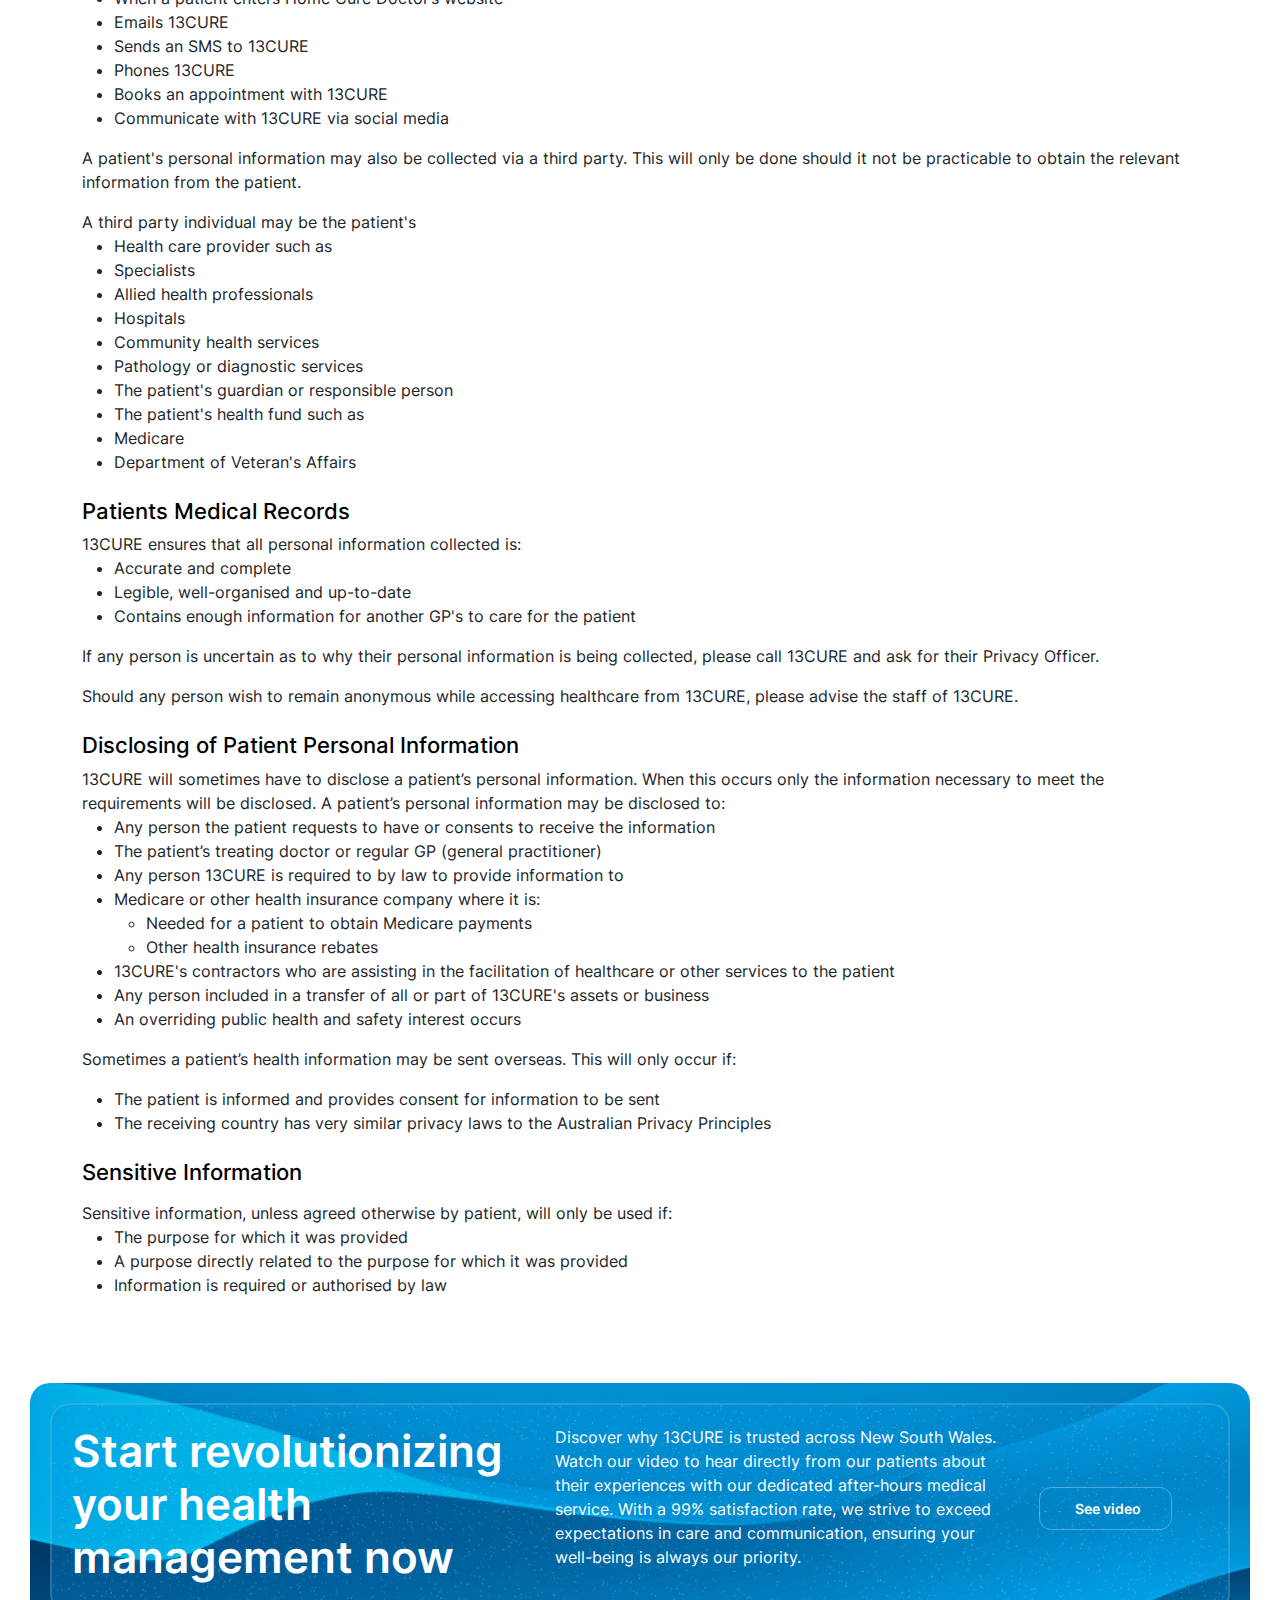
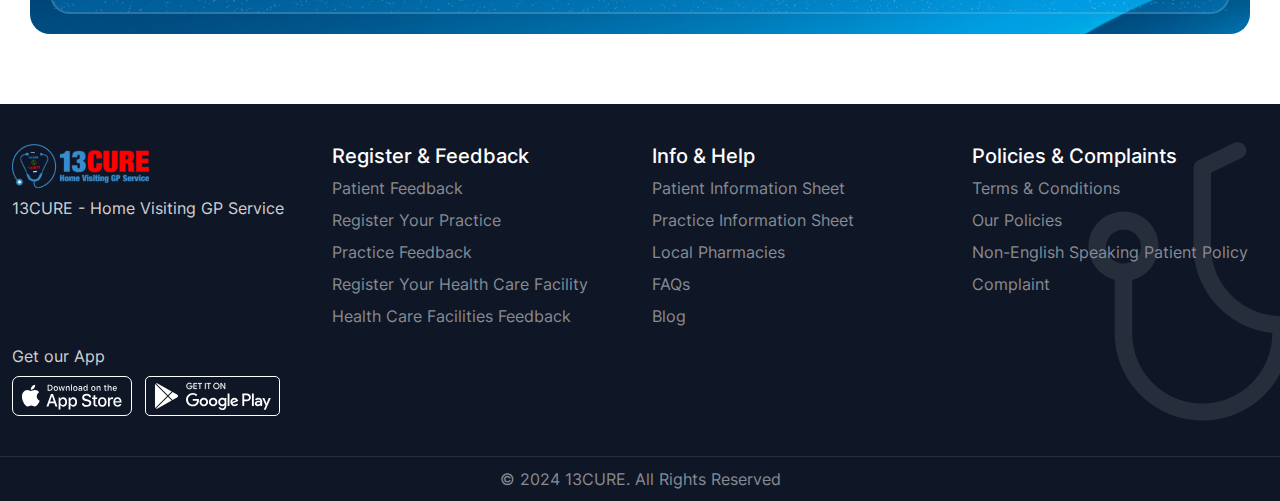
<file: privacypolicy.html>
<!DOCTYPE html>
<html lang="en">

<head>
    <meta charset="UTF-8">
    <meta name="viewport" content="width=device-width, initial-scale=1.0">
    <title>13CURE</title>

    <link rel="stylesheet" href="https://cdnjs.cloudflare.com/ajax/libs/font-awesome/6.5.2/css/all.min.css"
        integrity="sha512-SnH5WK+bZxgPHs44uWIX+LLJAJ9/2PkPKZ5QiAj6Ta86w+fsb2TkcmfRyVX3pBnMFcV7oQPJkl9QevSCWr3W6A=="
        crossorigin="anonymous" referrerpolicy="no-referrer" />
    <link rel="stylesheet" href="././assets/fonts/inter/stylesheet.css">
    <link rel="stylesheet" href="././assets/css/style.css">
    <link rel="stylesheet" href="././assets/bootstrap/css/bootstrap.min.css">

    <link rel="stylesheet" href="././assets/css/owl.carousel.min.css">
    <link rel="stylesheet" href="././assets/css/owl.theme.default.min.css">
</head>

<body>
    <header>
        <nav class="navbar navbar-expand-lg navbar-light">
            <div class="container-fluid">
                <a class="navbar-brand" href="index.html"><img src="././assets/images/Frame 65.svg" alt=""></a>
                <div class="navMenu">
                    <button class="navbar-toggler" type="button" data-bs-toggle="collapse"
                        data-bs-target="#navbarSupportedContent" aria-controls="navbarSupportedContent"
                        aria-expanded="false" aria-label="Toggle navigation">
                        <span class="navbar-toggler-icon"></span>
                    </button>
                    <div class="collapse navbar-collapse" id="navbarSupportedContent">
                        <ul class="navbar-nav me-auto mb-2 mb-lg-0">
                            <li class="nav-item">
                                <a class="nav-link" aria-current="page" href="about.html">About Us</a>
                            </li>
                            <li class="nav-item">
                                <a class="nav-link" href="career.html">Careers</a>
                            </li>
                            <li class="nav-item">
                                <a class="nav-link" href="doctor.html">Our Doctors</a>
                            </li>
                            <li class="nav-item">
                                <a class="nav-link" href="homedoctor.html">Home Doctor</a>
                            </li>
                            <li class="nav-item dropdown">
                                <a class="nav-link dropdown-toggle" href="services.html" id="navbarDropdown" role="button"
                                    data-bs-toggle="dropdown" aria-expanded="false">
                                    Services
                                </a>
                                <ul class="dropdown-menu" aria-labelledby="navbarDropdown">
                                    <li><a class="dropdown-item" href="#">Action</a>
                                   
                                    </li>
                                    <li><a class="dropdown-item" href="#">Another action</a></li>
                                  
                                    <li><a class="dropdown-item" href="#">Something else here</a></li>
                                </ul>
                            </li>
                            <li class="nav-item">
                                <a class="nav-link" href="areas.html">Areas We Cover</a>
                            </li>
                            <li class="nav-item">
                                <a class="nav-link" href="book.html">Book Online</a>
                            </li>
                            <li class="nav-item space">
                                <a class="headCallBtn" href="#"><i class="fa-solid fa-phone"></i> Call now</a>
                            </li>
                            <li class="nav-item">
                                <a class=" headRegisterBtn" href="register.html"><i class="fa-solid fa-user"></i> Register</a>
                            </li>
                        </ul>
                    </div>
                </div>
          </div>
        </nav>
    </header>
    
    <!-- Inner Page Layout -->
    <section class="container">
        <div class="main-banner">
            <div class="item item1">
                <div class="row">
                    <div class="col-lg-9">
                        <h2>Our Policies</h2>
                        <h4>Terms & Conditions</h4>
                    </div>

                    <div class="col-lg-3 banner-right"><img src="././assets/images/icon4.png" alt=""></div>
                </div>
            </div>
        </div>
        
        
        <div class="innercontentsection">
            <div class="row">
                <div class="col-lg-12">
                    <h6 class="mt-4 darkcolor">Your Privacy and the Law</h6>
                    <p>13CURE is 100% committed to ensuring that all personal information regarding our clients is respected and maintained as we are bound by the Australian Privacy Principles in the Privacy Act 1988 (Cth) and any relevant Health Privacy Principles under State legislation.</p>
                    <p>13CURE follows the guidelines of the RACCP’s Handbook for the management of health information in general practice, 4th edition. This Handboook incorporates the Australian Privacy Principles and federal and state privacy legislation which requires that all personal information is to be kept private and secure.</p>
                    <p>All information that is collected by 13CURE is considered private and is therefore treated with strict confidentiality.</p>
                    <p>This Privacy Policy outlines how our client’s personal information is recorded and managed by 13CURE.</p>

                    <h6 class="mt-4 darkcolor">What Information is Collected</h6>
                    <p class="mb-0 mt-3">The information collected by 13CURE may include:</p>
                    <ul>
                        <li>Name</li>
                        <li>Date of birth</li>
                        <li>Address/es</li>
                        <li>Contact details, i.e. phone and/or mobile number</li>
                        <li>Medicare number</li>
                        <li>Health identifiers</li>
                        <li>Health fund details</li>
                        <li>Medical history</li>
                    </ul>

                    <h6 class="mt-4 darkcolor">Why 13CURE collects / uses / holds and shares this Information</h6>
                    <p>13CURE is dedicated to the health and well-being of their clients. As such, the information collected will be used to assist our doctors to provide the very best health care possible.</p>
                    <p>13CURE may collect information for the purpose of informing patients about services and products that could assist them in their healthcare and/or lifestyle requirements or to offer opportunities which may be of interest to them.</p>
                    <p class="mb-0 mt-3">13CURE will only share their patient's personal information to:</p>
                    <ul>
                        <li>Ensure the health and well-being of their patients</li>
                        <li>Direct business activities such as:
                            <ul>
                                <li>Financial claims and payments</li>
                                <li>Practice audits and accreditation</li>
                                <li>Business processes such as staff training</li>
                            </ul>
                        </li>
                    </ul>

                    <h6 class="mt-4 darkcolor">When and why a patient's consent is necessary</h6>
                    <p>Upon registration or on the patients first initial booking, they provide consent for 13CURE to access and use their personal information.</p>
                    <p>Patients personal information will only be accessed and used by staff that needs to access it.</p>
                    <p>If 13CURE requires the use of a patient’s information for anything else, the patient will be contacted for consent.</p>

                    <h6 class="mt-4 darkcolor">How personal information is collected</h6>
                    <ul class="mt-3 mb-3">
                        <li>When a patient register's with 13CURE</li>
                        <li>When a patient makes their first booking with 13CURE</li>
                        <li>Personal information may be collected during medical visit</li>
                        <li>When a patient enters Home Cure Doctor’s website</li>
                        <li>Emails 13CURE</li>
                        <li>Sends an SMS to 13CURE</li>
                        <li>Phones 13CURE</li>
                        <li>Books an appointment with 13CURE</li>
                        <li>Communicate with 13CURE via social media</li>
                    </ul>

                    <p>A patient's personal information may also be collected via a third party. This will only be done should it not be practicable to obtain the relevant information from the patient.</p>
                    <p class="mb-0">A third party individual may be the patient's</p>
                    <ul>
                        <li>Health care provider such as</li>
                        <li>Specialists</li>
                        <li>Allied health professionals</li>
                        <li>Hospitals</li>
                        <li>Community health services</li>
                        <li>Pathology or diagnostic services</li>
                        <li>The patient's guardian or responsible person</li>
                        <li>The patient's health fund such as</li>
                        <li>Medicare</li>
                        <li>Department of Veteran's Affairs</li>
                    </ul>

                    <h6 class="mt-4 darkcolor">Patients Medical Records</h6>
                    <p class="mb-0">13CURE ensures that all personal information collected is:</p>
                    <ul>
                        <li>Accurate and complete</li>
                        <li>Legible, well-organised and up-to-date</li>
                        <li>Contains enough information for another GP's to care for the patient</li>
                    </ul>
                    <p>If any person is uncertain as to why their personal information is being collected, please call 13CURE and ask for their Privacy Officer.</p>
                    <p>Should any person wish to remain anonymous while accessing healthcare from 13CURE, please advise the staff of 13CURE.</p>

                    <h6 class="mt-4 darkcolor">Disclosing of Patient Personal Information</h6>
                    <p class="mb-0">13CURE will sometimes have to disclose a patient’s personal information. When this occurs only the information necessary to meet the requirements will be disclosed. A patient’s personal information may be disclosed to:</p>
                    <ul>
                        <li>Any person the patient requests to have or consents to receive the information</li>
                        <li>The patient’s treating doctor or regular GP (general practitioner)</li>
                        <li>Any person 13CURE is required to by law to provide information to</li>
                        <li>Medicare or other health insurance company where it is:
                            <ul>
                                <li>Needed for a patient to obtain Medicare payments</li>
                                <li>Other health insurance rebates</li>
                            </ul>
                        </li>
                        <li>13CURE's contractors who are assisting in the facilitation of healthcare or other services to the patient</li>
                        <li>Any person included in a transfer of all or part of 13CURE's assets or business</li>
                        <li>An overriding public health and safety interest occurs</li>
                    </ul>

                    <p class="mt-3">Sometimes a patient’s health information may be sent overseas. This will only occur if:</p>
                    <ul>
                        <li>The patient is informed and provides consent for information to be sent</li>
                        <li>The receiving country has very similar privacy laws to the Australian Privacy Principles</li>
                    </ul>

                    <h6 class="mt-4 darkcolor">Sensitive Information</h6>
                    <p class="mt-3 mb-0">Sensitive information, unless agreed otherwise by patient, will only be used if:</p>
                    <ul>
                        <li>The purpose for which it was provided</li>
                        <li>A purpose directly related to the purpose for which it was provided</li>
                        <li>Information is required or authorised by law</li>
                    </ul>
                </div>
            </div>

        </div>
    </section>


    <!-- Start Revolution section -->

    <section class="start_sevolution_sec all_sections ">
        <div class="start_sec">
            <div class="start_inner">
                <div class="start_card">
                    <div class="row">
                        <div class="col-lg-5 col-md-6 col-sm-12 col-12">
                            <h3>
                                Start revolutionizing your health management now                            </h3>
                        </div>
                        <div class="col-lg-5 col-md-6 col-sm-12 col-12">
                            <p>
                                Discover why 13CURE is trusted across New South Wales. Watch our video to hear directly
                                from our patients about their experiences with our dedicated after-hours medical
                                service. With a 99% satisfaction rate, we strive to exceed expectations in care and
                                communication, ensuring your well-being is always our priority.                            </p>
                        </div>
                        <div class="col-lg-2 col-md-12 col-sm-12 col-12">
                            <div class="videoBtn">
                                <a href="#" class="headCallBtn"
                                    style="color: #fff !important;  border-color: rgb(255, 255, 255,0.3);"><i
                                        class="fa-solid fa-play"></i>See video</a>                            </div>
                        </div>
                    </div>
                </div>
            </div>
        </div>
    </section>

    <!-- footer -->
    <footer class="container-fluid footer">
        <div class="row">
            <div class="col-md-6 col-lg-6 col-xl-3">
                <a href="#"><img src="./assets/images/footerlogo.png"></a>
                <p>13CURE - Home Visiting GP Service</p>
                <ul class="social-links">
                    <li><a href="#"><i class="fa-brands fa-facebook"></i></a></li>
                    <li><a href="#"><i class="fa-brands fa-twitter"></i></a></li>
                    <li><a href="#"><i class="fa-brands fa-instagram"></i></a></li>
                </ul>
            </div>
            <div class="col-md-6 col-lg-6 col-xl-3">
                <h5>Register & Feedback</h5>
                <ul class="menu-list">
                    <li><a href="#">Patient Feedback</a></li>
                    <li><a href="#">Register Your Practice</a></li>
                    <li><a href="#">Practice Feedback</a></li>
                    <li><a href="#">Register Your Health Care Facility</a></li>
                    <li><a href="#">Health Care Facilities Feedback</a></li>
                </ul>
            </div>

            <div class="col-md-6 col-lg-6 col-xl-3">
                <h5>Info & Help</h5>
                <ul class="menu-list">
                    <li><a href="#">Patient Information Sheet</a></li>
                    <li><a href="#">Practice Information Sheet</a></li>
                    <li><a href="#">Local Pharmacies</a></li>
                    <li><a href="#">FAQs</a></li>
                    <li><a href="#">Blog</a></li>
                </ul>
            </div>

            <div class="col-md-6 col-lg-6 col-xl-3">
                <h5>Policies & Complaints</h5>
                <ul class="menu-list">
                    <li><a href="#">Terms & Conditions</a></li>
                    <li><a href="#">Our Policies</a></li>
                    <li><a href="#">Non-English Speaking Patient Policy</a></li>
                    <li><a href="#">Complaint</a></li>
                </ul>
            </div>
        </div>

        <div class="row footmdl">
            <div class="col-md-12 col-lg-12 col-xl-12">
                <p>Get our App</p>
                <ul>
                    <li><a href="#"><img src="./assets/images/mobile-app-store-badge.svg" alt=""></a></li>
                    <li><a href="#"><img src="./assets/images/google-play-store.svg" alt=""></a></li>
                </ul>
            </div>
        </div>
    </footer>

    <div class="footbtm">&copy; 2024 13CURE. All Rights Reserved</div>


<!-- Back to top button -->
<div type="button" id="btn-back-to-top">
    <img src="./assets/images/top-button.png" alt="">
  </div>

</body>
<script src="./assets/bootstrap/js/bootstrap.bundle.min.js"></script>
<script src="./assets/js/jquery-3.7.1.js"></script>
<script src="./assets/js/script.js"></script>

<script src="./assets/js/owl.carousel.js"></script>
</html>
</file>
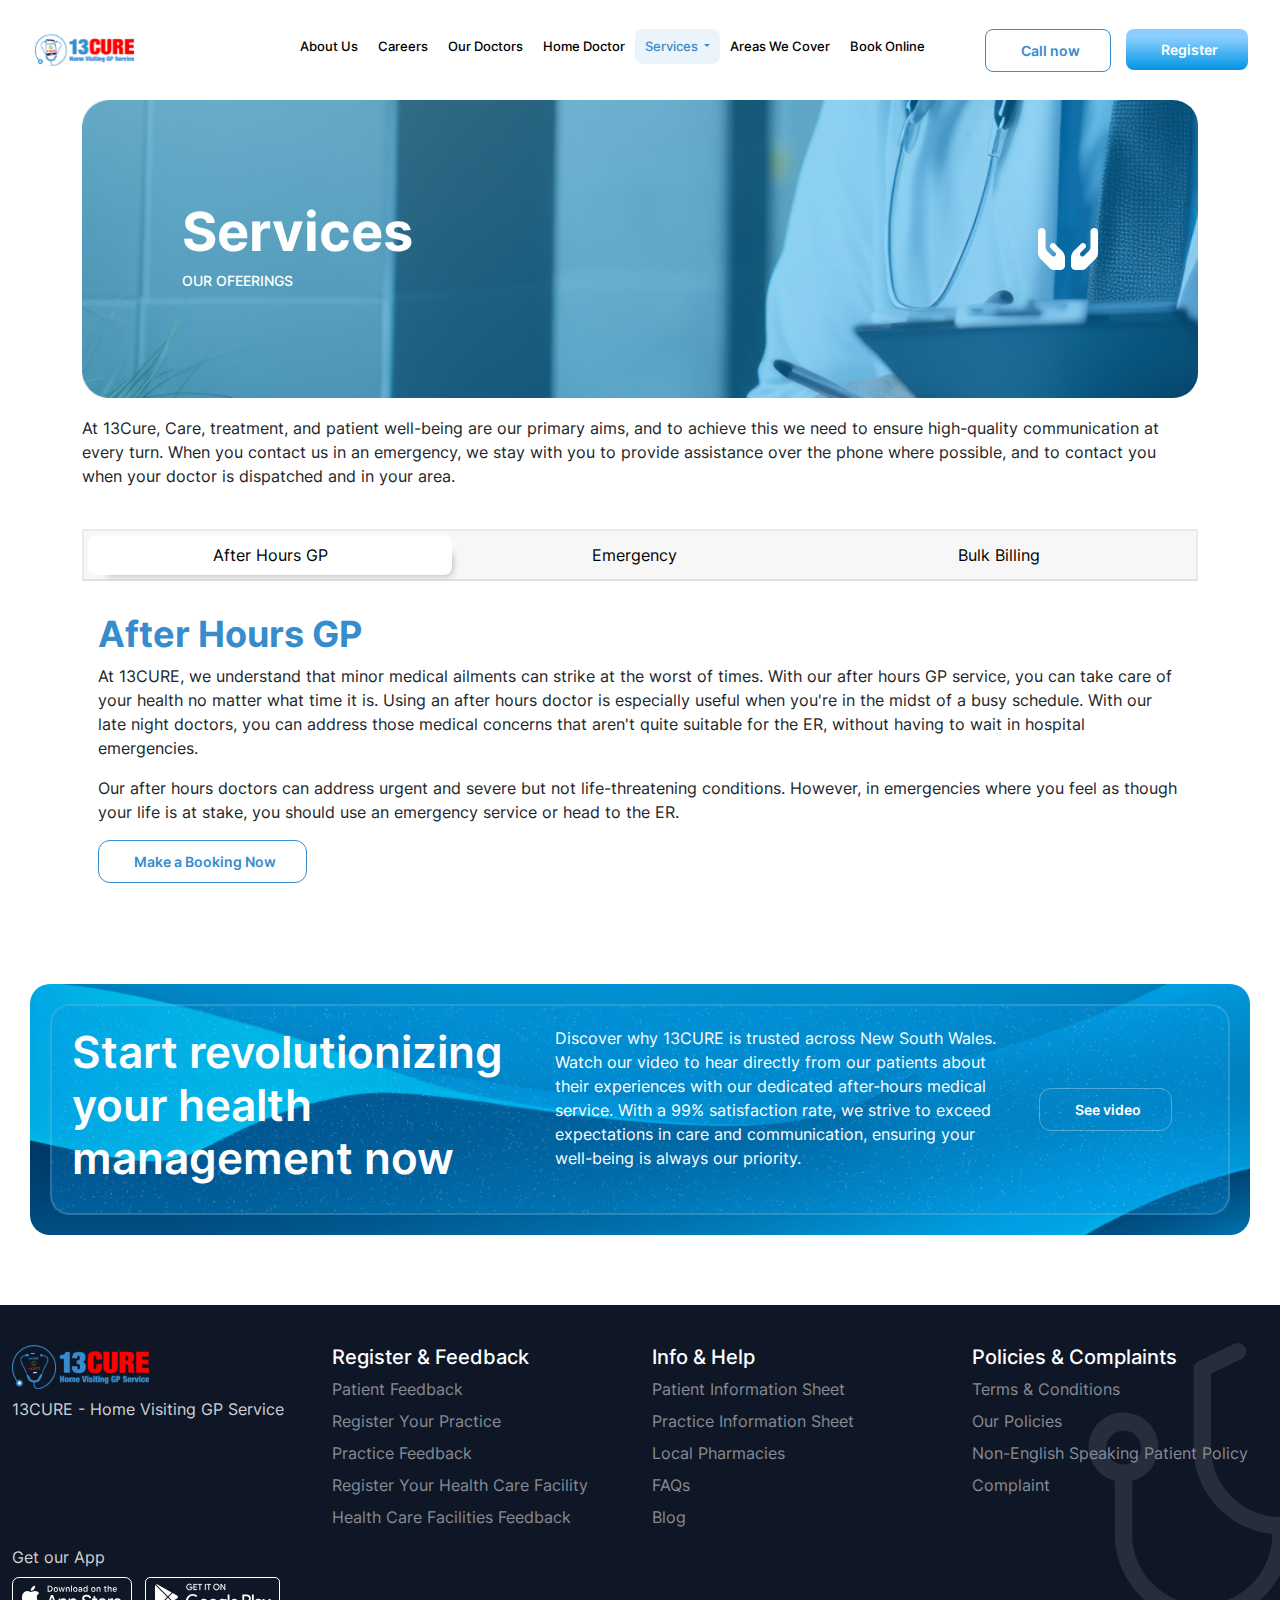
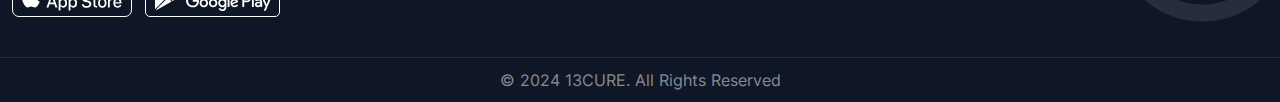
<file: services.html>
<!DOCTYPE html>
<html lang="en">

<head>
    <meta charset="UTF-8">
    <meta name="viewport" content="width=device-width, initial-scale=1.0">
    <title>13CURE</title>

    <link rel="stylesheet" href="https://cdnjs.cloudflare.com/ajax/libs/font-awesome/6.5.2/css/all.min.css"
        integrity="sha512-SnH5WK+bZxgPHs44uWIX+LLJAJ9/2PkPKZ5QiAj6Ta86w+fsb2TkcmfRyVX3pBnMFcV7oQPJkl9QevSCWr3W6A=="
        crossorigin="anonymous" referrerpolicy="no-referrer" />
    <link rel="stylesheet" href="././assets/fonts/inter/stylesheet.css">
    <link rel="stylesheet" href="././assets/css/style.css">
    <link rel="stylesheet" href="././assets/bootstrap/css/bootstrap.min.css">

    <link rel="stylesheet" href="././assets/css/owl.carousel.min.css">
    <link rel="stylesheet" href="././assets/css/owl.theme.default.min.css">
</head>

<body>
    <header>
        <nav class="navbar navbar-expand-lg navbar-light">
            <div class="container-fluid">
                <a class="navbar-brand" href="index.html"><img src="././assets/images/Frame 65.svg" alt=""></a>
                <div class="navMenu">
                    <button class="navbar-toggler" type="button" data-bs-toggle="collapse"
                        data-bs-target="#navbarSupportedContent" aria-controls="navbarSupportedContent"
                        aria-expanded="false" aria-label="Toggle navigation">
                        <span class="navbar-toggler-icon"></span>
                    </button>
                    <div class="collapse navbar-collapse" id="navbarSupportedContent">
                        <ul class="navbar-nav me-auto mb-2 mb-lg-0">
                            <li class="nav-item">
                                <a class="nav-link" aria-current="page" href="about.html">About Us</a>
                            </li>
                            <li class="nav-item">
                                <a class="nav-link" href="career.html">Careers</a>
                            </li>
                            <li class="nav-item">
                                <a class="nav-link" href="doctor.html">Our Doctors</a>
                            </li>
                            <li class="nav-item">
                                <a class="nav-link" href="homedoctor.html">Home Doctor</a>
                            </li>
                            <li class="nav-item dropdown">
                                <a class="nav-link active dropdown-toggle" href="services.html" id="navbarDropdown" role="button"
                                    data-bs-toggle="dropdown" aria-expanded="false">
                                    Services
                                </a>
                                <ul class="dropdown-menu" aria-labelledby="navbarDropdown">
                                    <li><a class="dropdown-item" href="#">Action</a>
                                   
                                    </li>
                                    <li><a class="dropdown-item" href="#">Another action</a></li>
                                  
                                    <li><a class="dropdown-item" href="#">Something else here</a></li>
                                </ul>
                            </li>
                            <li class="nav-item">
                                <a class="nav-link" href="areas.html">Areas We Cover</a>
                            </li>
                            <li class="nav-item">
                                <a class="nav-link" href="book.html">Book Online</a>
                            </li>
                            <li class="nav-item space">
                                <a class="headCallBtn" href="#"><i class="fa-solid fa-phone"></i> Call now</a>
                            </li>
                            <li class="nav-item">
                                <a class=" headRegisterBtn" href="register.html"><i class="fa-solid fa-user"></i> Register</a>
                            </li>
                        </ul>
                    </div>
                </div>
          </div>
        </nav>
    </header>
    
    <!-- Inner Page Layout -->
    <section class="container">

        <div class="main-banner">
            <div class="item item1">
                <div class="row">
                    <div class="col-lg-9">
                        <h2>Services</h2>
                        <h4>Our Ofeerings</h4>
                    </div>

                    <div class="col-lg-3 banner-right"><img src="././assets/images/icon3.png" alt=""></div>
                </div>
            </div>
        </div>
        
        
        <div class="innercontentsection">
            <div class="row">
                <div class="col-lg-12">
                    <p class="innermaincontent">At 13Cure, Care, treatment, and patient well-being are our primary aims, and to achieve this we need to ensure high-quality communication at every turn. When you contact us in an emergency, we stay with you to provide assistance over the phone where possible, and to contact you when your doctor is dispatched and in your area.</p>
                </div>
            </div>

            <div class="tabsection">
                <ul class="nav nav-pills mb-3 border-bottom border-2" id="pills-tab" role="tablist">
                    <li class="nav-item" role="presentation">
                      <button class="nav-link text-primary fw-semibold active position-relative" id="pills-home-tab" data-bs-toggle="pill" data-bs-target="#pills-home" type="button" role="tab" aria-controls="pills-home" aria-selected="true">After Hours GP</button>
                    </li>
                    <li class="nav-item" role="presentation">
                      <button class="nav-link text-primary fw-semibold position-relative" id="pills-profile-tab" data-bs-toggle="pill" data-bs-target="#pills-profile" type="button" role="tab" aria-controls="pills-profile" aria-selected="false">Emergency</button>
                    </li>
                    <li class="nav-item" role="presentation">
                      <button class="nav-link text-primary fw-semibold position-relative" id="pills-contact-tab" data-bs-toggle="pill" data-bs-target="#pills-contact" type="button" role="tab" aria-controls="pills-contact" aria-selected="false">Bulk Billing</button>
                    </li>
                  </ul>
                  <div class="tab-content p-3" id="pills-tabContent">
                    <div class="tab-pane fade show active" id="pills-home" role="tabpanel" aria-labelledby="pills-home-tab">
                      <h2>After Hours GP</h2>
                      <p>At 13CURE, we understand that minor medical ailments can strike at the worst of times. With our after hours GP service, you can take care of your health no matter what time it is. Using an after hours doctor is especially useful when you're in the midst of a busy schedule. With our late night doctors, you can address those medical concerns that aren't quite suitable for the ER, without having to wait in hospital emergencies.</p>
                      <p>Our after hours doctors can address urgent and severe but not life-threatening conditions. However, in emergencies where you feel as though your life is at stake, you should use an emergency service or head to the ER.</p>
                      <a class="headCallBtn" href="#"><i class="fa-solid fa-phone"></i> Make a Booking Now</a>
                    </div>
                    <div class="tab-pane fade" id="pills-profile" role="tabpanel" aria-labelledby="pills-profile-tab">
                        <h2>Emergency</h2>
                        <p>Are you seeking an emergency doctor? At 13CURE we work with highly-trained medical professionals who can deliver care in emergency settings. When you're trying to find emergency medical services, it's natural to feel a sense of urgency and stress. Our aim is to remove those feelings and make taking care of yourself simpler.</p>
                        <p>Each emergency physician we work with is amongst the best in their field. As such, by coming to us at 13CURE, you know you're receiving first-rate care. Similarly, you can come to us for an emergency GP service that will tend to non-life-threatening matters.<br>Do you need to see an emergency physician on a Sunday? Or, maybe your GP is closed? Whatever the time, you can call us for an emergency GP.</p>
                        <p>After speaking to our emergency doctor, they'll decide what the best course of action is for your care.</p>
                        <a class="headCallBtn" href="#"><i class="fa-solid fa-phone"></i> Make a Booking Now</a>
                    </div>
                    <div class="tab-pane fade" id="pills-contact" role="tabpanel" aria-labelledby="pills-contact-tab">
                        <h2>Bulk Billing</h2>
                        <p>At 13CURE, we want to make sure you can access out-of-hours medical care without worrying about your finances. Our home doctor bulk bill service means you can see an out-of-hours GP, without financial worries at the back of your mind. Alongside various insurance packages, our bulk billing doctors are covered by Medicare. So, no matter what your financial situation when it comes to your health, you can call us.</p>
                        <p>With a bulk billing doctors home visit, you don't have to worry about the usual expenses that come with using an out-of-hours GP. At 13CURE, we believe a home doctor bulk bill service should remain accessible to all. Being able to use one means you give your health the best chance of flourishing. You also know you're accessing some of the best medical care available.</p>
                        <h6>Benefits</h6>
                        <p class="mb-0">There are multiple benefits to using a bulk billing doctors home service. They include:</p>
                        <ul>
                            <li>You can call on an emergency GP at any time of night.</li>
                            <li>We can provide urgent medications without you having to visit the pharmacist, which makes life simpler when you don't have any childcare.</li>
                            <li>If you have a valid Medicare or DVA card, our home doctor bulk bill service will charge directly to them.</li>
                        </ul>
                        <a class="headCallBtn mt-2" href="#"><i class="fa-solid fa-phone"></i> Make a Booking Now</a>
                    </div>
                  </div>
            </div>
        </div>
    </section>


    <!-- Start Revolution section -->

    <section class="start_sevolution_sec all_sections ">
        <div class="start_sec">
            <div class="start_inner">
                <div class="start_card">
                    <div class="row">
                        <div class="col-lg-5 col-md-6 col-sm-12 col-12">
                            <h3>
                                Start revolutionizing your health management now                            </h3>
                        </div>
                        <div class="col-lg-5 col-md-6 col-sm-12 col-12">
                            <p>
                                Discover why 13CURE is trusted across New South Wales. Watch our video to hear directly
                                from our patients about their experiences with our dedicated after-hours medical
                                service. With a 99% satisfaction rate, we strive to exceed expectations in care and
                                communication, ensuring your well-being is always our priority.                            </p>
                        </div>
                        <div class="col-lg-2 col-md-12 col-sm-12 col-12">
                            <div class="videoBtn">
                                <a href="#" class="headCallBtn"
                                    style="color: #fff !important;  border-color: rgb(255, 255, 255,0.3);"><i
                                        class="fa-solid fa-play"></i>See video</a>                            </div>
                        </div>
                    </div>
                </div>
            </div>
        </div>
    </section>

    <!-- footer -->
    <footer class="container-fluid footer">
        <div class="row">
            <div class="col-md-6 col-lg-6 col-xl-3">
                <a href="#"><img src="./assets/images/footerlogo.png"></a>
                <p>13CURE - Home Visiting GP Service</p>
                <ul class="social-links">
                    <li><a href="#"><i class="fa-brands fa-facebook"></i></a></li>
                    <li><a href="#"><i class="fa-brands fa-twitter"></i></a></li>
                    <li><a href="#"><i class="fa-brands fa-instagram"></i></a></li>
                </ul>
            </div>
            <div class="col-md-6 col-lg-6 col-xl-3">
                <h5>Register & Feedback</h5>
                <ul class="menu-list">
                    <li><a href="#">Patient Feedback</a></li>
                    <li><a href="#">Register Your Practice</a></li>
                    <li><a href="#">Practice Feedback</a></li>
                    <li><a href="#">Register Your Health Care Facility</a></li>
                    <li><a href="#">Health Care Facilities Feedback</a></li>
                </ul>
            </div>

            <div class="col-md-6 col-lg-6 col-xl-3">
                <h5>Info & Help</h5>
                <ul class="menu-list">
                    <li><a href="#">Patient Information Sheet</a></li>
                    <li><a href="#">Practice Information Sheet</a></li>
                    <li><a href="#">Local Pharmacies</a></li>
                    <li><a href="#">FAQs</a></li>
                    <li><a href="#">Blog</a></li>
                </ul>
            </div>

            <div class="col-md-6 col-lg-6 col-xl-3">
                <h5>Policies & Complaints</h5>
                <ul class="menu-list">
                    <li><a href="#">Terms & Conditions</a></li>
                    <li><a href="#">Our Policies</a></li>
                    <li><a href="#">Non-English Speaking Patient Policy</a></li>
                    <li><a href="#">Complaint</a></li>
                </ul>
            </div>
        </div>

        <div class="row footmdl">
            <div class="col-md-12 col-lg-12 col-xl-12">
                <p>Get our App</p>
                <ul>
                    <li><a href="#"><img src="./assets/images/mobile-app-store-badge.svg" alt=""></a></li>
                    <li><a href="#"><img src="./assets/images/google-play-store.svg" alt=""></a></li>
                </ul>
            </div>
        </div>
    </footer>

    <div class="footbtm">&copy; 2024 13CURE. All Rights Reserved</div>


<!-- Back to top button -->
<div type="button" id="btn-back-to-top">
    <img src="./assets/images/top-button.png" alt="">
  </div>

</body>
<script src="./assets/bootstrap/js/bootstrap.bundle.min.js"></script>
<script src="./assets/js/jquery-3.7.1.js"></script>
<script src="./assets/js/script.js"></script>

<script src="./assets/js/owl.carousel.js"></script>
</html>
</file>
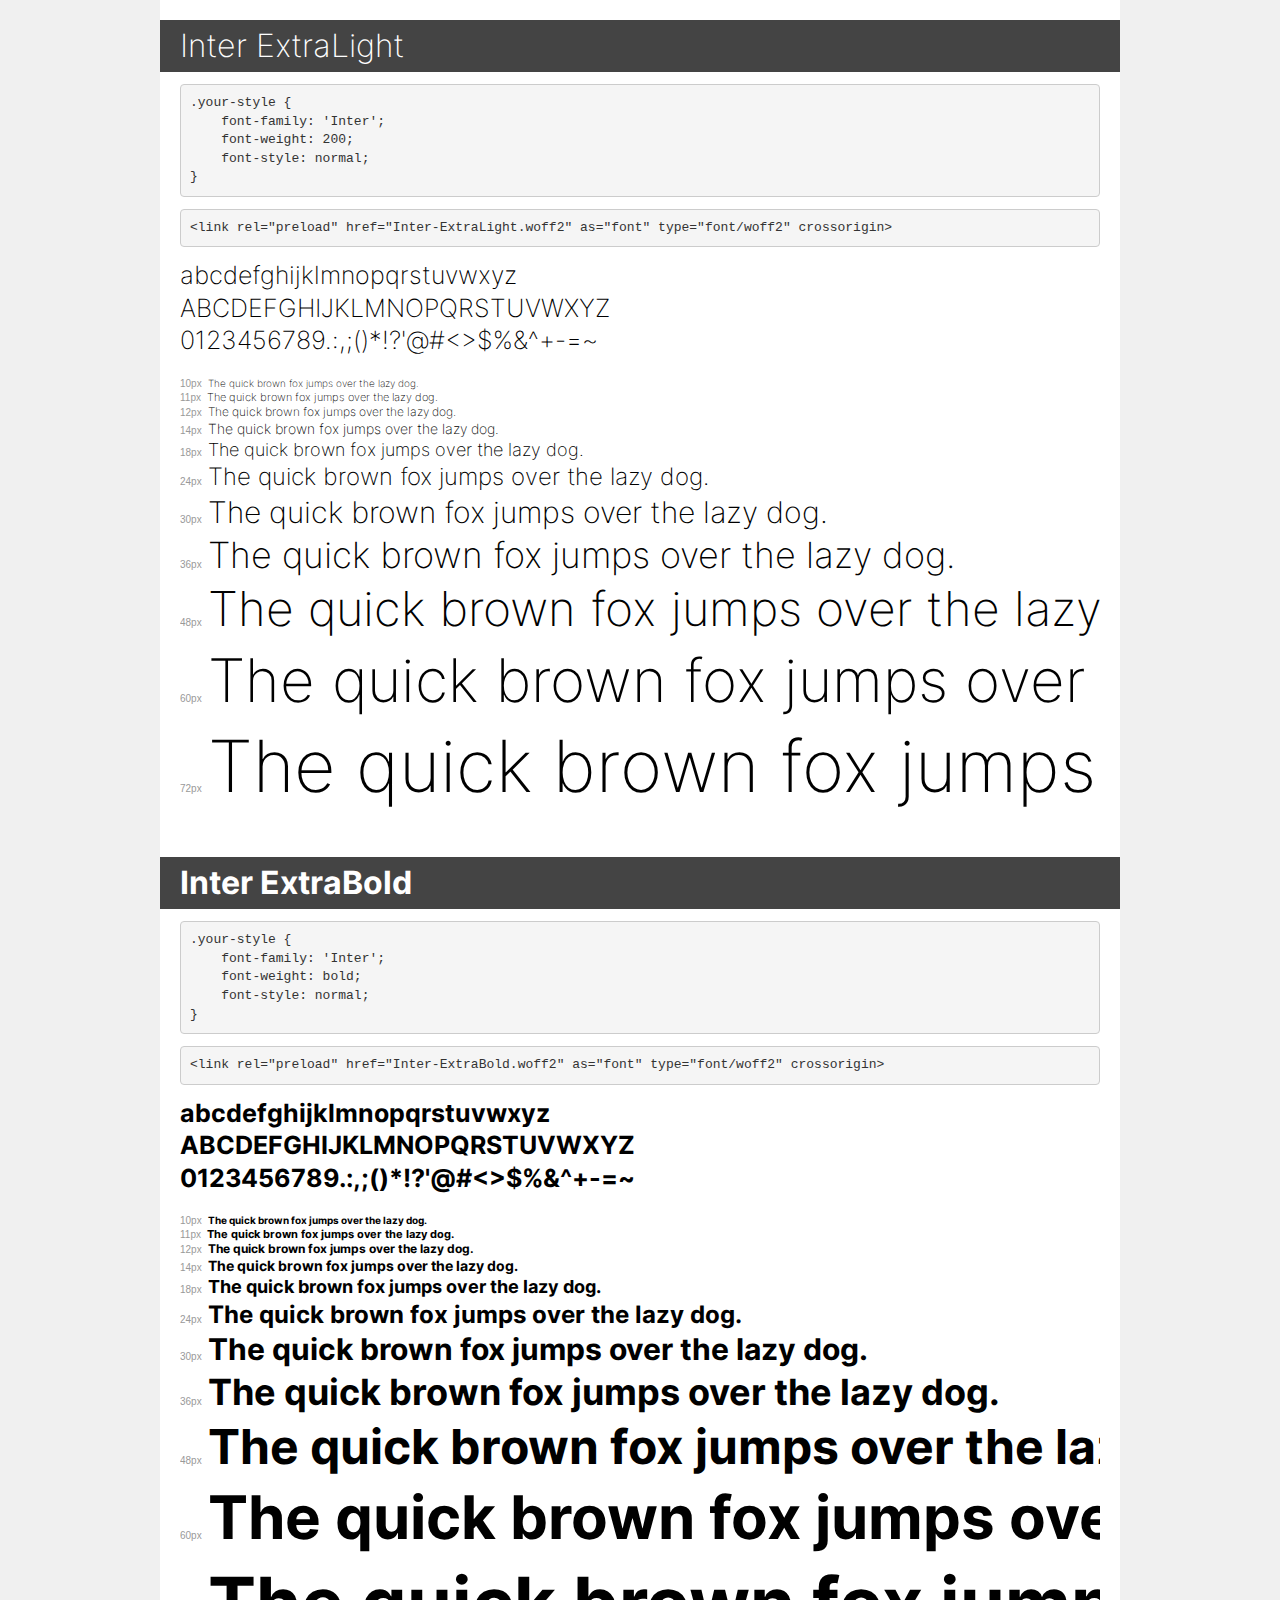
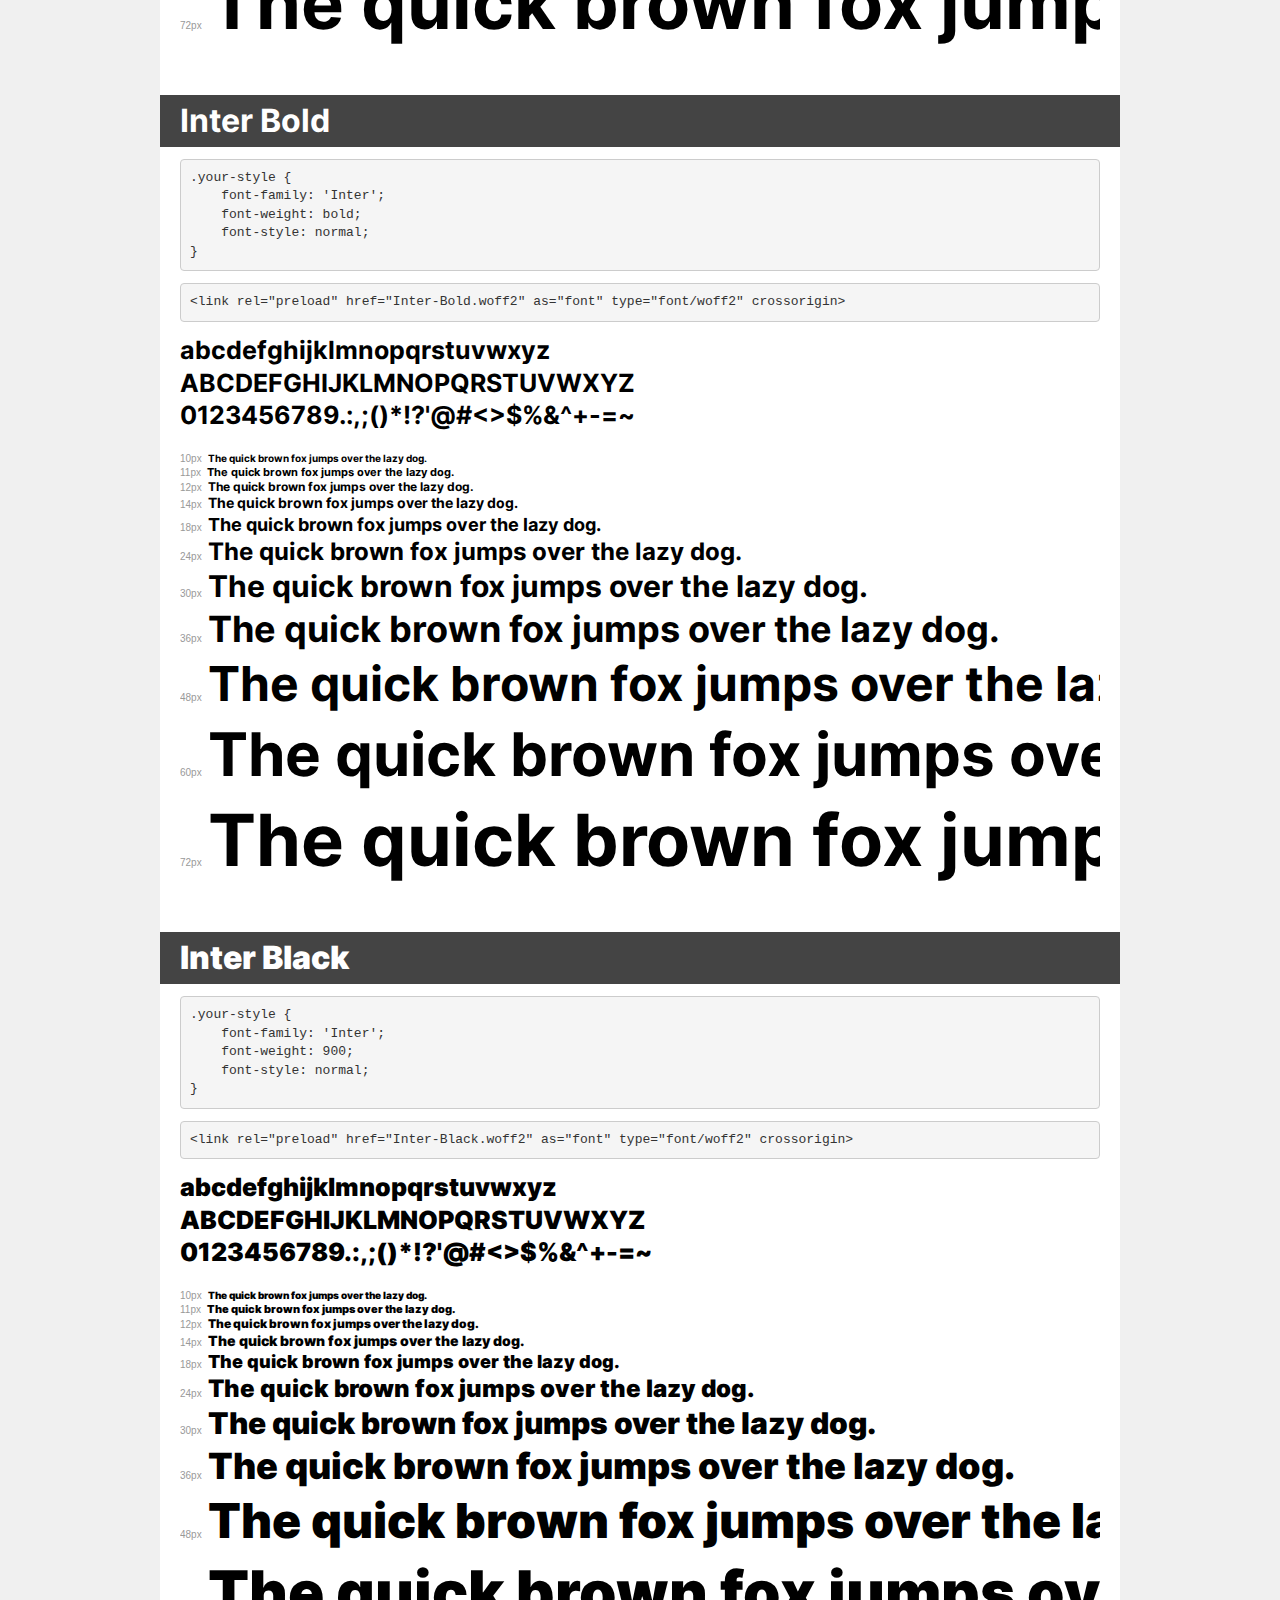
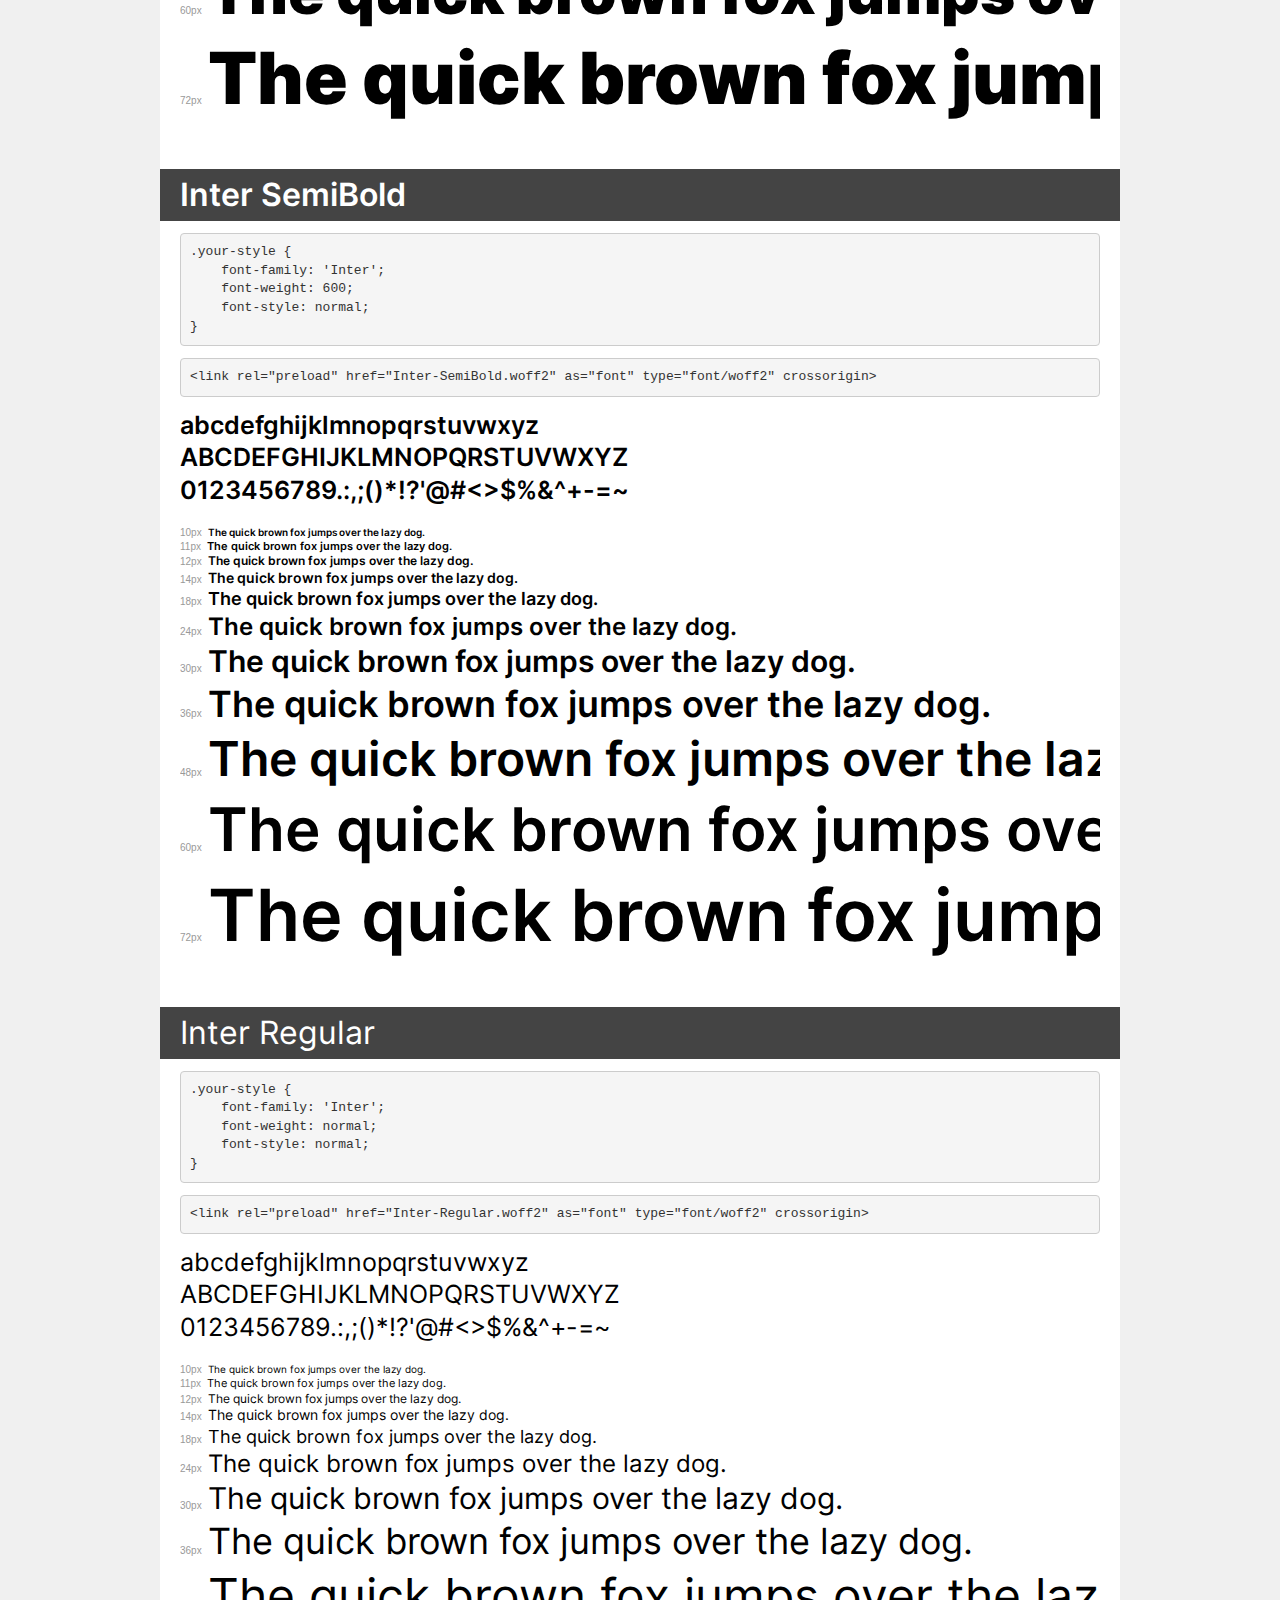
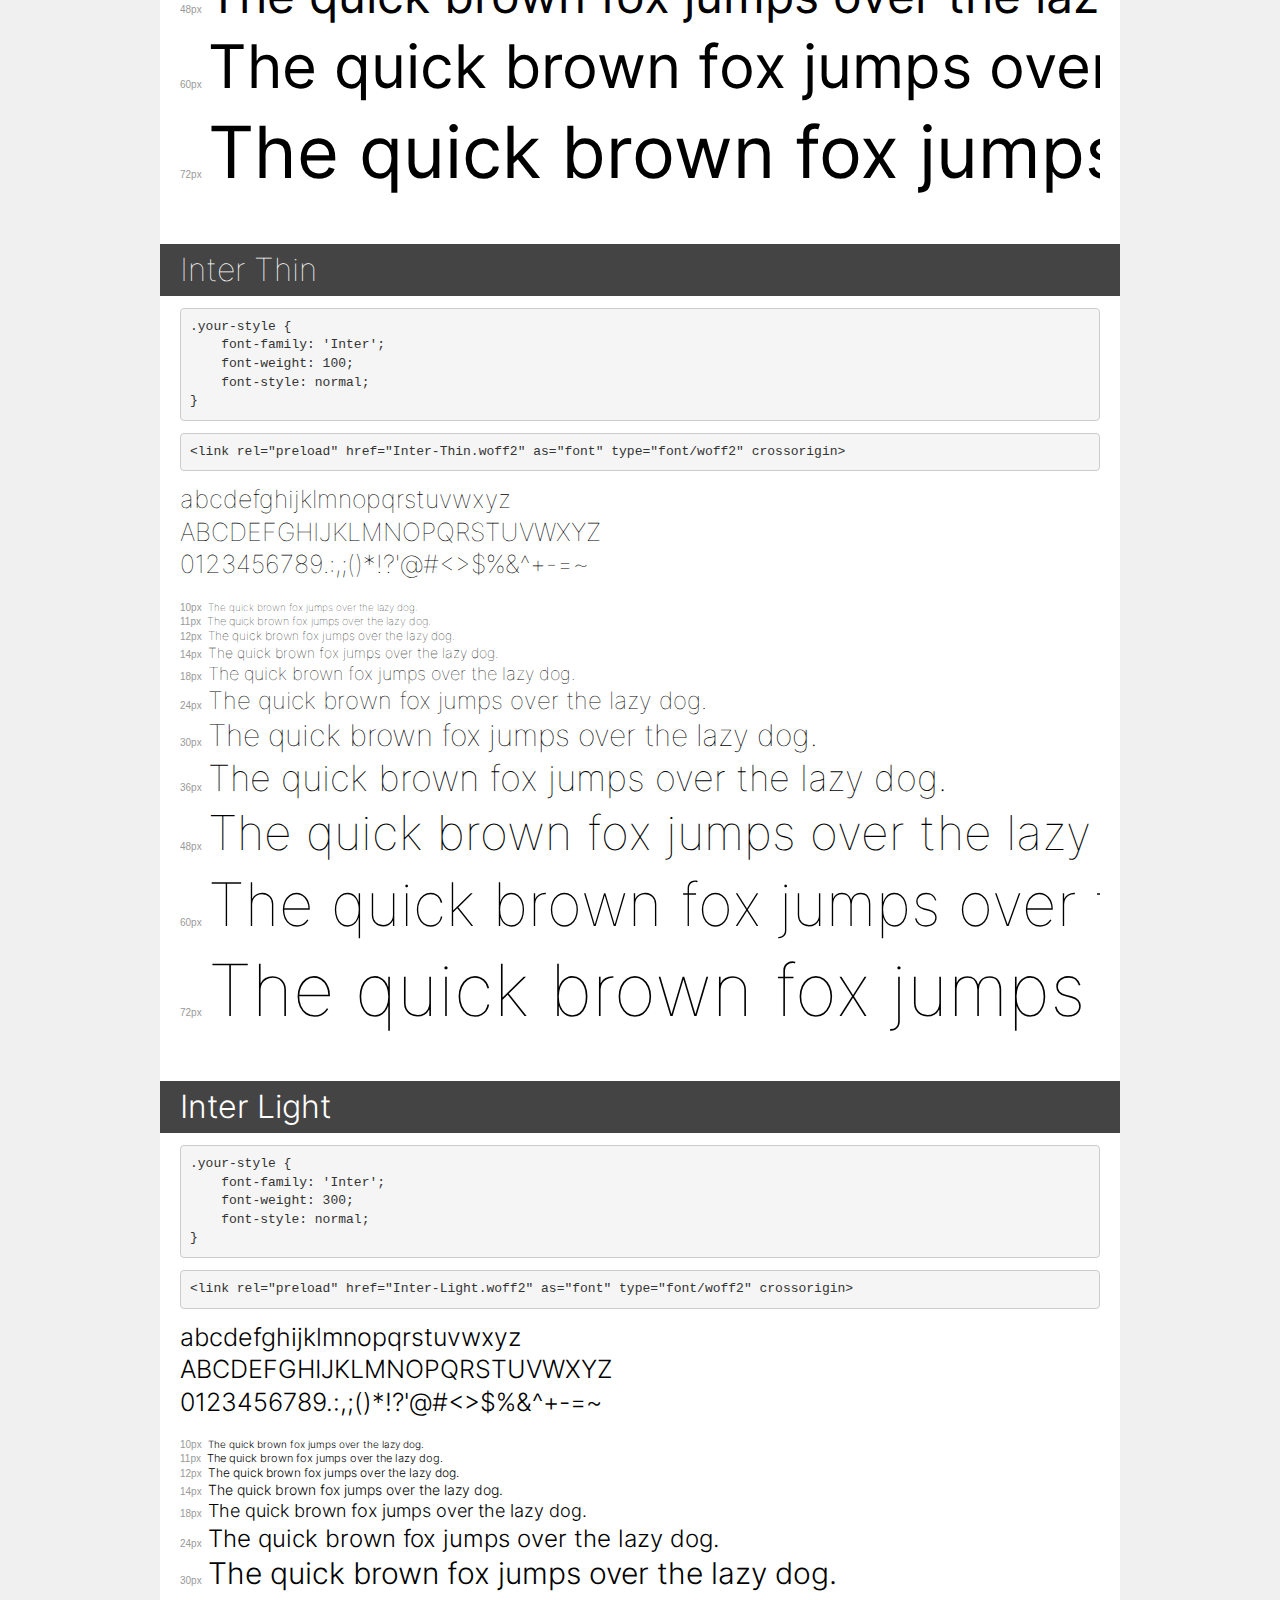
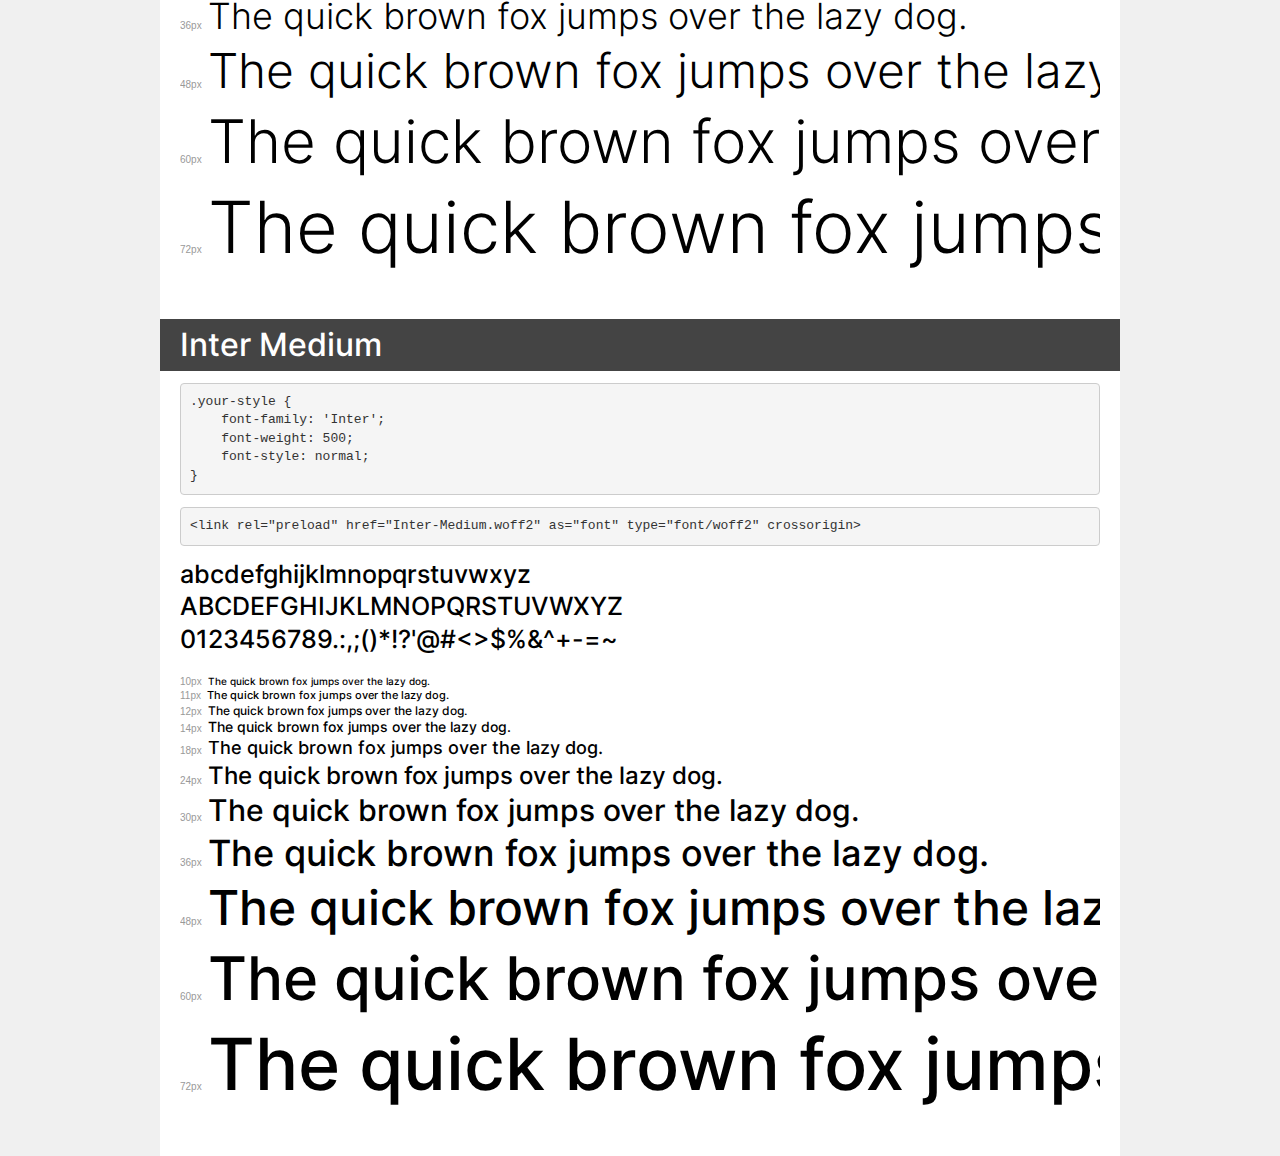
<file: assets/fonts/inter/demo.html>
<!DOCTYPE html>
<html lang="en">
<head>
    <meta charset="utf-8">
    <meta http-equiv="X-UA-Compatible" content="IE=edge">
    <meta name="viewport" content="width=device-width, initial-scale=1">
    <meta name="robots" content="noindex, noarchive">
    <meta name="format-detection" content="telephone=no">
    <title>Transfonter demo</title>
    <link href="stylesheet.css" rel="stylesheet">
    <style>
        /*
        http://meyerweb.com/eric/tools/css/reset/
        v2.0 | 20110126
        License: none (public domain)
        */
        html, body, div, span, applet, object, iframe,
        h1, h2, h3, h4, h5, h6, p, blockquote, pre,
        a, abbr, acronym, address, big, cite, code,
        del, dfn, em, img, ins, kbd, q, s, samp,
        small, strike, strong, sub, sup, tt, var,
        b, u, i, center,
        dl, dt, dd, ol, ul, li,
        fieldset, form, label, legend,
        table, caption, tbody, tfoot, thead, tr, th, td,
        article, aside, canvas, details, embed,
        figure, figcaption, footer, header, hgroup,
        menu, nav, output, ruby, section, summary,
        time, mark, audio, video {
            margin: 0;
            padding: 0;
            border: 0;
            font-size: 100%;
            font: inherit;
            vertical-align: baseline;
        }
        /* HTML5 display-role reset for older browsers */
        article, aside, details, figcaption, figure,
        footer, header, hgroup, menu, nav, section {
            display: block;
        }
        body {
            line-height: 1;
        }
        ol, ul {
            list-style: none;
        }
        blockquote, q {
            quotes: none;
        }
        blockquote:before, blockquote:after,
        q:before, q:after {
            content: '';
            content: none;
        }
        table {
            border-collapse: collapse;
            border-spacing: 0;
        }
        /* demo styles */
        body {
            background: #f0f0f0;
            color: #000;
        }
        .page {
            background: #fff;
            width: 920px;
            margin: 0 auto;
            padding: 20px 20px 0 20px;
            overflow: hidden;
        }
        .font-container {
            overflow-x: auto;
            overflow-y: hidden;
            margin-bottom: 40px;
            line-height: 1.3;
            white-space: nowrap;
            padding-bottom: 5px;
        }
        h1 {
            position: relative;
            background: #444;
            font-size: 32px;
            color: #fff;
            padding: 10px 20px;
            margin: 0 -20px 12px -20px;
        }
        .letters {
            font-size: 25px;
            margin-bottom: 20px;
        }
        .s10:before {
            content: '10px';
        }
        .s11:before {
            content: '11px';
        }
        .s12:before {
            content: '12px';
        }
        .s14:before {
            content: '14px';
        }
        .s18:before {
            content: '18px';
        }
        .s24:before {
            content: '24px';
        }
        .s30:before {
            content: '30px';
        }
        .s36:before {
            content: '36px';
        }
        .s48:before {
            content: '48px';
        }
        .s60:before {
            content: '60px';
        }
        .s72:before {
            content: '72px';
        }
        .s10:before, .s11:before, .s12:before, .s14:before,
        .s18:before, .s24:before, .s30:before, .s36:before,
        .s48:before, .s60:before, .s72:before {
            font-family: Arial, sans-serif;
            font-size: 10px;
            font-weight: normal;
            font-style: normal;
            color: #999;
            padding-right: 6px;
        }
        pre {
            display: block;
            padding: 9px;
            margin: 0 0 12px;
            font-family: Monaco, Menlo, Consolas, "Courier New", monospace;
            font-size: 13px;
            line-height: 1.428571429;
            color: #333;
            font-weight: normal;
            font-style: normal;
            background-color: #f5f5f5;
            border: 1px solid #ccc;
            overflow-x: auto;
            border-radius: 4px;
        }
        /* responsive */
        @media (max-width: 959px) {
            .page {
                width: auto;
                margin: 0;
            }
        }
    </style>
</head>
<body>
<div class="page">
    <div class="demo">
        <h1 style="font-family: 'Inter'; font-weight: 200; font-style: normal;">Inter ExtraLight</h1>
        <pre title="Usage">.your-style {
    font-family: 'Inter';
    font-weight: 200;
    font-style: normal;
}</pre>
        <pre title="Preload (optional)">
&lt;link rel=&quot;preload&quot; href=&quot;Inter-ExtraLight.woff2&quot; as=&quot;font&quot; type=&quot;font/woff2&quot; crossorigin&gt;</pre>
        <div class="font-container" style="font-family: 'Inter'; font-weight: 200; font-style: normal;">
            <p class="letters">
                abcdefghijklmnopqrstuvwxyz<br>
ABCDEFGHIJKLMNOPQRSTUVWXYZ<br>
                0123456789.:,;()*!?'@#&lt;&gt;$%&^+-=~
            </p>
            <p class="s10" style="font-size: 10px;">The quick brown fox jumps over the lazy dog.</p>
            <p class="s11" style="font-size: 11px;">The quick brown fox jumps over the lazy dog.</p>
            <p class="s12" style="font-size: 12px;">The quick brown fox jumps over the lazy dog.</p>
            <p class="s14" style="font-size: 14px;">The quick brown fox jumps over the lazy dog.</p>
            <p class="s18" style="font-size: 18px;">The quick brown fox jumps over the lazy dog.</p>
            <p class="s24" style="font-size: 24px;">The quick brown fox jumps over the lazy dog.</p>
            <p class="s30" style="font-size: 30px;">The quick brown fox jumps over the lazy dog.</p>
            <p class="s36" style="font-size: 36px;">The quick brown fox jumps over the lazy dog.</p>
            <p class="s48" style="font-size: 48px;">The quick brown fox jumps over the lazy dog.</p>
            <p class="s60" style="font-size: 60px;">The quick brown fox jumps over the lazy dog.</p>
            <p class="s72" style="font-size: 72px;">The quick brown fox jumps over the lazy dog.</p>
        </div>
    </div>

    <div class="demo">
        <h1 style="font-family: 'Inter'; font-weight: bold; font-style: normal;">Inter ExtraBold</h1>
        <pre title="Usage">.your-style {
    font-family: 'Inter';
    font-weight: bold;
    font-style: normal;
}</pre>
        <pre title="Preload (optional)">
&lt;link rel=&quot;preload&quot; href=&quot;Inter-ExtraBold.woff2&quot; as=&quot;font&quot; type=&quot;font/woff2&quot; crossorigin&gt;</pre>
        <div class="font-container" style="font-family: 'Inter'; font-weight: bold; font-style: normal;">
            <p class="letters">
                abcdefghijklmnopqrstuvwxyz<br>
ABCDEFGHIJKLMNOPQRSTUVWXYZ<br>
                0123456789.:,;()*!?'@#&lt;&gt;$%&^+-=~
            </p>
            <p class="s10" style="font-size: 10px;">The quick brown fox jumps over the lazy dog.</p>
            <p class="s11" style="font-size: 11px;">The quick brown fox jumps over the lazy dog.</p>
            <p class="s12" style="font-size: 12px;">The quick brown fox jumps over the lazy dog.</p>
            <p class="s14" style="font-size: 14px;">The quick brown fox jumps over the lazy dog.</p>
            <p class="s18" style="font-size: 18px;">The quick brown fox jumps over the lazy dog.</p>
            <p class="s24" style="font-size: 24px;">The quick brown fox jumps over the lazy dog.</p>
            <p class="s30" style="font-size: 30px;">The quick brown fox jumps over the lazy dog.</p>
            <p class="s36" style="font-size: 36px;">The quick brown fox jumps over the lazy dog.</p>
            <p class="s48" style="font-size: 48px;">The quick brown fox jumps over the lazy dog.</p>
            <p class="s60" style="font-size: 60px;">The quick brown fox jumps over the lazy dog.</p>
            <p class="s72" style="font-size: 72px;">The quick brown fox jumps over the lazy dog.</p>
        </div>
    </div>

    <div class="demo">
        <h1 style="font-family: 'Inter'; font-weight: bold; font-style: normal;">Inter Bold</h1>
        <pre title="Usage">.your-style {
    font-family: 'Inter';
    font-weight: bold;
    font-style: normal;
}</pre>
        <pre title="Preload (optional)">
&lt;link rel=&quot;preload&quot; href=&quot;Inter-Bold.woff2&quot; as=&quot;font&quot; type=&quot;font/woff2&quot; crossorigin&gt;</pre>
        <div class="font-container" style="font-family: 'Inter'; font-weight: bold; font-style: normal;">
            <p class="letters">
                abcdefghijklmnopqrstuvwxyz<br>
ABCDEFGHIJKLMNOPQRSTUVWXYZ<br>
                0123456789.:,;()*!?'@#&lt;&gt;$%&^+-=~
            </p>
            <p class="s10" style="font-size: 10px;">The quick brown fox jumps over the lazy dog.</p>
            <p class="s11" style="font-size: 11px;">The quick brown fox jumps over the lazy dog.</p>
            <p class="s12" style="font-size: 12px;">The quick brown fox jumps over the lazy dog.</p>
            <p class="s14" style="font-size: 14px;">The quick brown fox jumps over the lazy dog.</p>
            <p class="s18" style="font-size: 18px;">The quick brown fox jumps over the lazy dog.</p>
            <p class="s24" style="font-size: 24px;">The quick brown fox jumps over the lazy dog.</p>
            <p class="s30" style="font-size: 30px;">The quick brown fox jumps over the lazy dog.</p>
            <p class="s36" style="font-size: 36px;">The quick brown fox jumps over the lazy dog.</p>
            <p class="s48" style="font-size: 48px;">The quick brown fox jumps over the lazy dog.</p>
            <p class="s60" style="font-size: 60px;">The quick brown fox jumps over the lazy dog.</p>
            <p class="s72" style="font-size: 72px;">The quick brown fox jumps over the lazy dog.</p>
        </div>
    </div>

    <div class="demo">
        <h1 style="font-family: 'Inter'; font-weight: 900; font-style: normal;">Inter Black</h1>
        <pre title="Usage">.your-style {
    font-family: 'Inter';
    font-weight: 900;
    font-style: normal;
}</pre>
        <pre title="Preload (optional)">
&lt;link rel=&quot;preload&quot; href=&quot;Inter-Black.woff2&quot; as=&quot;font&quot; type=&quot;font/woff2&quot; crossorigin&gt;</pre>
        <div class="font-container" style="font-family: 'Inter'; font-weight: 900; font-style: normal;">
            <p class="letters">
                abcdefghijklmnopqrstuvwxyz<br>
ABCDEFGHIJKLMNOPQRSTUVWXYZ<br>
                0123456789.:,;()*!?'@#&lt;&gt;$%&^+-=~
            </p>
            <p class="s10" style="font-size: 10px;">The quick brown fox jumps over the lazy dog.</p>
            <p class="s11" style="font-size: 11px;">The quick brown fox jumps over the lazy dog.</p>
            <p class="s12" style="font-size: 12px;">The quick brown fox jumps over the lazy dog.</p>
            <p class="s14" style="font-size: 14px;">The quick brown fox jumps over the lazy dog.</p>
            <p class="s18" style="font-size: 18px;">The quick brown fox jumps over the lazy dog.</p>
            <p class="s24" style="font-size: 24px;">The quick brown fox jumps over the lazy dog.</p>
            <p class="s30" style="font-size: 30px;">The quick brown fox jumps over the lazy dog.</p>
            <p class="s36" style="font-size: 36px;">The quick brown fox jumps over the lazy dog.</p>
            <p class="s48" style="font-size: 48px;">The quick brown fox jumps over the lazy dog.</p>
            <p class="s60" style="font-size: 60px;">The quick brown fox jumps over the lazy dog.</p>
            <p class="s72" style="font-size: 72px;">The quick brown fox jumps over the lazy dog.</p>
        </div>
    </div>

    <div class="demo">
        <h1 style="font-family: 'Inter'; font-weight: 600; font-style: normal;">Inter SemiBold</h1>
        <pre title="Usage">.your-style {
    font-family: 'Inter';
    font-weight: 600;
    font-style: normal;
}</pre>
        <pre title="Preload (optional)">
&lt;link rel=&quot;preload&quot; href=&quot;Inter-SemiBold.woff2&quot; as=&quot;font&quot; type=&quot;font/woff2&quot; crossorigin&gt;</pre>
        <div class="font-container" style="font-family: 'Inter'; font-weight: 600; font-style: normal;">
            <p class="letters">
                abcdefghijklmnopqrstuvwxyz<br>
ABCDEFGHIJKLMNOPQRSTUVWXYZ<br>
                0123456789.:,;()*!?'@#&lt;&gt;$%&^+-=~
            </p>
            <p class="s10" style="font-size: 10px;">The quick brown fox jumps over the lazy dog.</p>
            <p class="s11" style="font-size: 11px;">The quick brown fox jumps over the lazy dog.</p>
            <p class="s12" style="font-size: 12px;">The quick brown fox jumps over the lazy dog.</p>
            <p class="s14" style="font-size: 14px;">The quick brown fox jumps over the lazy dog.</p>
            <p class="s18" style="font-size: 18px;">The quick brown fox jumps over the lazy dog.</p>
            <p class="s24" style="font-size: 24px;">The quick brown fox jumps over the lazy dog.</p>
            <p class="s30" style="font-size: 30px;">The quick brown fox jumps over the lazy dog.</p>
            <p class="s36" style="font-size: 36px;">The quick brown fox jumps over the lazy dog.</p>
            <p class="s48" style="font-size: 48px;">The quick brown fox jumps over the lazy dog.</p>
            <p class="s60" style="font-size: 60px;">The quick brown fox jumps over the lazy dog.</p>
            <p class="s72" style="font-size: 72px;">The quick brown fox jumps over the lazy dog.</p>
        </div>
    </div>

    <div class="demo">
        <h1 style="font-family: 'Inter'; font-weight: normal; font-style: normal;">Inter Regular</h1>
        <pre title="Usage">.your-style {
    font-family: 'Inter';
    font-weight: normal;
    font-style: normal;
}</pre>
        <pre title="Preload (optional)">
&lt;link rel=&quot;preload&quot; href=&quot;Inter-Regular.woff2&quot; as=&quot;font&quot; type=&quot;font/woff2&quot; crossorigin&gt;</pre>
        <div class="font-container" style="font-family: 'Inter'; font-weight: normal; font-style: normal;">
            <p class="letters">
                abcdefghijklmnopqrstuvwxyz<br>
ABCDEFGHIJKLMNOPQRSTUVWXYZ<br>
                0123456789.:,;()*!?'@#&lt;&gt;$%&^+-=~
            </p>
            <p class="s10" style="font-size: 10px;">The quick brown fox jumps over the lazy dog.</p>
            <p class="s11" style="font-size: 11px;">The quick brown fox jumps over the lazy dog.</p>
            <p class="s12" style="font-size: 12px;">The quick brown fox jumps over the lazy dog.</p>
            <p class="s14" style="font-size: 14px;">The quick brown fox jumps over the lazy dog.</p>
            <p class="s18" style="font-size: 18px;">The quick brown fox jumps over the lazy dog.</p>
            <p class="s24" style="font-size: 24px;">The quick brown fox jumps over the lazy dog.</p>
            <p class="s30" style="font-size: 30px;">The quick brown fox jumps over the lazy dog.</p>
            <p class="s36" style="font-size: 36px;">The quick brown fox jumps over the lazy dog.</p>
            <p class="s48" style="font-size: 48px;">The quick brown fox jumps over the lazy dog.</p>
            <p class="s60" style="font-size: 60px;">The quick brown fox jumps over the lazy dog.</p>
            <p class="s72" style="font-size: 72px;">The quick brown fox jumps over the lazy dog.</p>
        </div>
    </div>

    <div class="demo">
        <h1 style="font-family: 'Inter'; font-weight: 100; font-style: normal;">Inter Thin</h1>
        <pre title="Usage">.your-style {
    font-family: 'Inter';
    font-weight: 100;
    font-style: normal;
}</pre>
        <pre title="Preload (optional)">
&lt;link rel=&quot;preload&quot; href=&quot;Inter-Thin.woff2&quot; as=&quot;font&quot; type=&quot;font/woff2&quot; crossorigin&gt;</pre>
        <div class="font-container" style="font-family: 'Inter'; font-weight: 100; font-style: normal;">
            <p class="letters">
                abcdefghijklmnopqrstuvwxyz<br>
ABCDEFGHIJKLMNOPQRSTUVWXYZ<br>
                0123456789.:,;()*!?'@#&lt;&gt;$%&^+-=~
            </p>
            <p class="s10" style="font-size: 10px;">The quick brown fox jumps over the lazy dog.</p>
            <p class="s11" style="font-size: 11px;">The quick brown fox jumps over the lazy dog.</p>
            <p class="s12" style="font-size: 12px;">The quick brown fox jumps over the lazy dog.</p>
            <p class="s14" style="font-size: 14px;">The quick brown fox jumps over the lazy dog.</p>
            <p class="s18" style="font-size: 18px;">The quick brown fox jumps over the lazy dog.</p>
            <p class="s24" style="font-size: 24px;">The quick brown fox jumps over the lazy dog.</p>
            <p class="s30" style="font-size: 30px;">The quick brown fox jumps over the lazy dog.</p>
            <p class="s36" style="font-size: 36px;">The quick brown fox jumps over the lazy dog.</p>
            <p class="s48" style="font-size: 48px;">The quick brown fox jumps over the lazy dog.</p>
            <p class="s60" style="font-size: 60px;">The quick brown fox jumps over the lazy dog.</p>
            <p class="s72" style="font-size: 72px;">The quick brown fox jumps over the lazy dog.</p>
        </div>
    </div>

    <div class="demo">
        <h1 style="font-family: 'Inter'; font-weight: 300; font-style: normal;">Inter Light</h1>
        <pre title="Usage">.your-style {
    font-family: 'Inter';
    font-weight: 300;
    font-style: normal;
}</pre>
        <pre title="Preload (optional)">
&lt;link rel=&quot;preload&quot; href=&quot;Inter-Light.woff2&quot; as=&quot;font&quot; type=&quot;font/woff2&quot; crossorigin&gt;</pre>
        <div class="font-container" style="font-family: 'Inter'; font-weight: 300; font-style: normal;">
            <p class="letters">
                abcdefghijklmnopqrstuvwxyz<br>
ABCDEFGHIJKLMNOPQRSTUVWXYZ<br>
                0123456789.:,;()*!?'@#&lt;&gt;$%&^+-=~
            </p>
            <p class="s10" style="font-size: 10px;">The quick brown fox jumps over the lazy dog.</p>
            <p class="s11" style="font-size: 11px;">The quick brown fox jumps over the lazy dog.</p>
            <p class="s12" style="font-size: 12px;">The quick brown fox jumps over the lazy dog.</p>
            <p class="s14" style="font-size: 14px;">The quick brown fox jumps over the lazy dog.</p>
            <p class="s18" style="font-size: 18px;">The quick brown fox jumps over the lazy dog.</p>
            <p class="s24" style="font-size: 24px;">The quick brown fox jumps over the lazy dog.</p>
            <p class="s30" style="font-size: 30px;">The quick brown fox jumps over the lazy dog.</p>
            <p class="s36" style="font-size: 36px;">The quick brown fox jumps over the lazy dog.</p>
            <p class="s48" style="font-size: 48px;">The quick brown fox jumps over the lazy dog.</p>
            <p class="s60" style="font-size: 60px;">The quick brown fox jumps over the lazy dog.</p>
            <p class="s72" style="font-size: 72px;">The quick brown fox jumps over the lazy dog.</p>
        </div>
    </div>

    <div class="demo">
        <h1 style="font-family: 'Inter'; font-weight: 500; font-style: normal;">Inter Medium</h1>
        <pre title="Usage">.your-style {
    font-family: 'Inter';
    font-weight: 500;
    font-style: normal;
}</pre>
        <pre title="Preload (optional)">
&lt;link rel=&quot;preload&quot; href=&quot;Inter-Medium.woff2&quot; as=&quot;font&quot; type=&quot;font/woff2&quot; crossorigin&gt;</pre>
        <div class="font-container" style="font-family: 'Inter'; font-weight: 500; font-style: normal;">
            <p class="letters">
                abcdefghijklmnopqrstuvwxyz<br>
ABCDEFGHIJKLMNOPQRSTUVWXYZ<br>
                0123456789.:,;()*!?'@#&lt;&gt;$%&^+-=~
            </p>
            <p class="s10" style="font-size: 10px;">The quick brown fox jumps over the lazy dog.</p>
            <p class="s11" style="font-size: 11px;">The quick brown fox jumps over the lazy dog.</p>
            <p class="s12" style="font-size: 12px;">The quick brown fox jumps over the lazy dog.</p>
            <p class="s14" style="font-size: 14px;">The quick brown fox jumps over the lazy dog.</p>
            <p class="s18" style="font-size: 18px;">The quick brown fox jumps over the lazy dog.</p>
            <p class="s24" style="font-size: 24px;">The quick brown fox jumps over the lazy dog.</p>
            <p class="s30" style="font-size: 30px;">The quick brown fox jumps over the lazy dog.</p>
            <p class="s36" style="font-size: 36px;">The quick brown fox jumps over the lazy dog.</p>
            <p class="s48" style="font-size: 48px;">The quick brown fox jumps over the lazy dog.</p>
            <p class="s60" style="font-size: 60px;">The quick brown fox jumps over the lazy dog.</p>
            <p class="s72" style="font-size: 72px;">The quick brown fox jumps over the lazy dog.</p>
        </div>
    </div>

</div>
</body>
</html>
</file>
<file: assets/fonts/inter/stylesheet.css>
@font-face {
    font-family: 'Inter';
    src: url('Inter-ExtraLight.woff2') format('woff2'),
        url('Inter-ExtraLight.woff') format('woff');
    font-weight: 200;
    font-style: normal;
    font-display: swap;
}

@font-face {
    font-family: 'Inter';
    src: url('Inter-ExtraBold.woff2') format('woff2'),
        url('Inter-ExtraBold.woff') format('woff');
    font-weight: bold;
    font-style: normal;
    font-display: swap;
}

@font-face {
    font-family: 'Inter';
    src: url('Inter-Bold.woff2') format('woff2'),
        url('Inter-Bold.woff') format('woff');
    font-weight: bold;
    font-style: normal;
    font-display: swap;
}

@font-face {
    font-family: 'Inter';
    src: url('Inter-Black.woff2') format('woff2'),
        url('Inter-Black.woff') format('woff');
    font-weight: 900;
    font-style: normal;
    font-display: swap;
}

@font-face {
    font-family: 'Inter';
    src: url('Inter-SemiBold.woff2') format('woff2'),
        url('Inter-SemiBold.woff') format('woff');
    font-weight: 600;
    font-style: normal;
    font-display: swap;
}

@font-face {
    font-family: 'Inter';
    src: url('Inter-Regular.woff2') format('woff2'),
        url('Inter-Regular.woff') format('woff');
    font-weight: normal;
    font-style: normal;
    font-display: swap;
}

@font-face {
    font-family: 'Inter';
    src: url('Inter-Thin.woff2') format('woff2'),
        url('Inter-Thin.woff') format('woff');
    font-weight: 100;
    font-style: normal;
    font-display: swap;
}

@font-face {
    font-family: 'Inter';
    src: url('Inter-Light.woff2') format('woff2'),
        url('Inter-Light.woff') format('woff');
    font-weight: 300;
    font-style: normal;
    font-display: swap;
}

@font-face {
    font-family: 'Inter';
    src: url('Inter-Medium.woff2') format('woff2'),
        url('Inter-Medium.woff') format('woff');
    font-weight: 500;
    font-style: normal;
    font-display: swap;
}
</file>
<file: assets/css/style.css>
* {
    padding: 0;
    margin: 0;
    box-sizing: border-box;
    font-family: 'Inter';
}


.all_sections{
    position: relative;
    padding: 70px 0px;
}

a {
    text-decoration: none !important;
}

.pad-top-0{padding-top: 0 !important;}
.secondary{color:#ff0000;}

.heading_sec {
    position: relative;
    text-align: center;
}

.heading_sec h6 {
    font-size: 14px;
    font-weight: 500;
    line-height: 1.2;
    color: #0095E5;
    margin-top: 20px;
}

.heading_sec h4 {
    font-size: 48px;
    font-weight: 600;
    line-height: 1.2;
    color: #000;
    margin-top: 30px;
}


.heading_sec p {
    font-size: 16px;
    font-weight: 400;
    line-height: 1.5;
    color: #000;
    width: 45%;
    margin: auto;
}

header {
    position: relative;
    padding: 20px;
}

header .navbar-light .navbar-brand img {
    position: relative;
    width: 100%;
    object-fit: cover;
    margin-right: 0px;
}

.navMenu {
    position: relative;
    display: flex;
    align-items: center;
    justify-content: space-between;
}

.navMenu form {
    position: relative;
    margin-left: 100px;
}

.space{
    position: relative;
    margin-left: 100px;
}

.headRegisterBtn {
    display: inline-block;
    position: relative;
    background: linear-gradient(#8CCEFF 20%, #0095E5 100%);
    padding: 10px 30px;
    color: #fff;
    font-size: 14px;
    font-weight: 600;
    border-radius: 12px;
    margin-left: 15px;
}

.dropdown-menu {
    border: none !important; 
     border-radius: 0px !important;
}

.dropdown-item:focus, .dropdown-item:hover {
    color: #368CCC !important;
    background-color: #0095e529 !important;
}

.headRegisterBtn i {
    margin-right: 5px;
}

header .headCallBtn{background: #fff;}
.headCallBtn {
    display: inline-block;
    padding: 10px 30px;
    color: #368CCC;
    font-size: 14px;
    font-weight: 600;
    border-radius: 12px;
    border: 1px solid;
    border-radius: 12px;
}
.headCallBtn:hover{background: #000; color: #fff;}

.headCallBtn i {
    margin-right: 5px;
}

.navbar-expand-lg .navbar-nav .nav-link {
    padding-right: 18px !important;
    padding-left: 18px !important;
    color: #000 !important;
    font-size: 14px !important;
    font-weight: 600;
    font-family: 'Inter';
}
.navbar-nav .nav-item a{border-radius:8px;}
.navbar-nav .nav-item a:hover, .navbar-nav .nav-item a.active{background: #ebf4fa; color: #368ccc !important;}

/* first section */

.banner_sec {
    position: relative;
    padding: 100px 0px 0px;
}

.banner_hdng {
    position: relative;
}

.banner_hdng h1 {
    position: relative;
    font-size: 64px;
    font-weight: 600;
    line-height: 1.2;
    color: #000;
}

.banner_hdng h1 span img {
    position: relative;
    width: 72px;
    object-fit: contain;
}

.banner_content {
    position: relative;
}

.banner_content p {
    color: #000;
    font-size: 16px;
    font-weight: 600;

}

.banner_content .banner_Btns {
    position: relative;
    margin-top: 30px;
}


.banner_content .banner_Btns .bookBtn {
    display: inline-block;
    padding: 10px 30px;
    color: #fff;
    font-size: 16px;
    font-weight: 600;
    border-radius: 12px;
    border: 1px solid;
    border-radius: 12px;
    border: 1px solid rgb(0, 0, 0, 0.1);
    background: linear-gradient(#767676 20%, #262626 100%);
}

.banner_content .banner_Btns .bookBtn:hover {
    transition: 2s;
    background: transparent;
    color: #000;
}

.banner_content .banner_Btns .bookBtn i {
    margin-right: 5px;

}


.banner_content .banner_Btns .ViewBtn {
    display: inline-block;
    padding: 10px 30px;
    color: #000;
    font-size: 16px;
    font-weight: 600;
    border-radius: 12px;
    border: 1px solid rgb(0, 0, 0, 0.1);
    background: transparent;
    border-radius: 12px;
}

.banner_content .banner_Btns .ViewBtn:hover {
    transition: 2s;
    color: #fff;
    background: linear-gradient(#767676 20%, #262626 100%);
}

.banner_content .banner_Btns .ViewBtn i {
    margin-right: 5px;
}

.visitingsection{
    position: relative;
    padding: 20px;
    background-color: #fff;
    margin-top: 50px;
}

.visitingsection .owl-carousel{z-index: 50;}

.dr_inner {
    position: relative;
    background-color: #1180BE;
    border-radius: 40px;
    padding: 30px;
}

.bg_type {
    position: relative;
    min-height: 400px;
    border-radius: 15px;
  
    
}

.bg_type::after{
    content: '';
    width: 70%;
    height: 100%;
    background-image: url(../../assets/images/pngimg\ 1.png);
    background-repeat: no-repeat;
    background-size: cover;
    position: absolute;
    bottom: 0;
    right: 0;
    border-radius: 15px;
}

.bg_type::before {
    content: '';
    width: 100%;
    height: 100%;
    background: linear-gradient(150deg, rgb(255, 255, 255,0.3) 59%, rgb(255, 255, 255,0)100%);
    z-index: 2;
    position: absolute;
    top: 0;
    left: 0;
    border-radius: 15px;
    z-index: 0;
}



.bg_banner {
    position: relative;
}

.bg_banner img {
    position: absolute;
    right: 0px;
    bottom: 0px;
    width: 70%;
    height: 100%;
    object-fit: cover;
}

.dr_content {
    position: relative;
    padding: 20px;
    background-position: bottom;
    z-index: ;
}


.dr_content h4 {
    font-size: 28px;
    font-weight: 500;
    line-height: 1.2;
    color: #fff;
    margin-top: 20px;
}

.dr_content p {
    font-size: 16px;
    font-weight: 400;
    line-height: 1.4;
    color: #fff;
    margin-top: 20px;
    width: 75%;
}

.flexing{
    position: relative;
    display:flex !important ;
    flex-direction: column;
    justify-content: space-between !important;
}

.customRow{
    display: flex;
    flex-direction: column;
}

.contents {
    position: relative;
    padding: 20px;
    border-radius: 15px;
    min-height: 190px;
    width: calc(100% / 1);
    margin: auto;
   
}

.mrdn_t{
    position: relative;
    margin-top: 15px;
}
.mrdn_t::after{
    content: '';
    width: 30%;
    height: 70%;
    background-image: url(../../assets/images/image\ 13.png);
    background-repeat: no-repeat;
    background-size: cover;
    position: absolute;
    bottom: 0;
    right: 0;
    border-radius: 15px;
    z-index: 0;
}

.mrdn_t::before {
    content: '';
    width: 100%;
    height: 100%;
    background: linear-gradient(150deg, rgb(255, 255, 255,0.3) 59%, rgb(255, 255, 255,0)100%);
    z-index: 2;
    position: absolute;
    top: 0;
    left: 0;
    border-radius: 15px;
}

.after_hours{
    position: relative;
}


.after_hours::after{
    content: '';
    width: 30%;
    height: 70%;
    background-image: url(../../assets/images/toppng\ 1.png);
    background-repeat: no-repeat;
    background-size: cover;
    position: absolute;
    bottom: 0;
    right: 0;
    border-radius: 15px;
    z-index: 0;
}

.after_hours::before {
    content: '';
    width: 100%;
    height: 100%;
    background: linear-gradient(150deg, rgb(255, 255, 255,0.3) 59%, rgb(255, 255, 255,0)100%);
    z-index: 2;
    position: absolute;
    top: 0;
    left: 0;
    border-radius: 15px;
}

.contents h4 {
    font-size: 24px;
    font-weight: 500;
    line-height: 1.2;
    color: #fff;
    margin-top: 10px;

}

.contents p {
    font-size: 16px;
    font-weight: 400;
    line-height: 1.2;
    color: #fff;
    width: 70%;


}

.download_inner {
    position: relative;
    background:radial-gradient(circle at center, #FF8989 49%, #FB5151 100%);
    border-radius: 40px;
    padding: 30px;
    height: 100%;
}


.download_inner::after{
    content: '';
    width: 50%;
    height: 70%;
    background-image: url(../../assets/images/Frame27.png);
    background-repeat: no-repeat;
    background-size: cover;
    position: absolute;
    bottom: 0;
    right: 0;
    border-radius: 40px;
    z-index: 0;
}


.download_inner h4 {
    font-size: 24px;
    font-weight: 500;
    line-height: 1.2;
    color: #fff;
    margin-top: 20px;
}

.download_inner p {
    font-size: 16px;
    font-weight: 400;
    line-height: 1.2;
    color: #fff;
    margin-bottom: 20px;
}

.download_inner a {
    position: relative;
    display: block;
    margin-bottom: 20px;
}

.download_inner a img {
    object-fit: contain;
}

/* why_choose_sec */

.why_choose_sec {
    position: relative;
    background-color: #fff;
}

.we_sections{
    position: relative;
    margin-top: 50px;
    padding: 0px 20px;
}

.we_sections .we_details {
    position: relative;
    padding: 0px 0px 30px 0px;
    text-align: center;
    border-radius: 40px;
    border: 1px solid #f2f2f2;
    background-color: #fafafa;
    height: 100%;
    overflow: hidden;
}

.we_sections .we_details img{
    width: 100%;
    object-fit: cover;
    min-height: 295px;
    margin-bottom: 20px;
}

.we_sections .we_details h4 {
    font-size: 28px;
    font-weight: 500;
    line-height: 1.2;
    color: #000;
    margin-bottom: 20px;
}

.we_sections .we_details p {
    font-size: 16px;
    font-weight: 400;
    line-height: 1.4;
    color: #000;
    margin: auto;
    width: 75%;
    text-align: center;
}

.weCards{
    position: relative;
    margin-top: 15px;
}

.we_sections .weCards_details{
    position: relative;
    padding: 0px 15px 20px 15px;
    text-align: center;
    border-radius: 30px;
    border: 1px solid rgb(174 165 165 / 30%);
    background-color: rgb(228 228 228 / 20%);
    height: 100%;
    overflow: hidden;
}

.we_sections .weCards_details img{max-width: 100%;}

.we_sections .weCards_details h4 {
    font-size: 28px;
    font-weight: 500;
    line-height: 1.2;
    color: #000;
    margin-bottom: 20px;
}

.we_sections .weCards_details p {
    font-size: 16px;
    font-weight: 400;
    line-height: 1.4;
    color: #2e2d2d;
    text-align: center;
}


/* ourService_src */

.ourService_src{
    position: relative;
    background-color: transparent;
}

.ourService_src .ourServices_inners{
    position: relative;
    margin-top: 40px;
    padding: 0px 20px;
}

.ourService_src .ourServices_inners .ourServices_cards {
    position: relative;
    padding: 20px;
    border: 1px solid rgb(204 204 204 / 30%);
    border-radius: 30px;
    box-shadow: 3px 4px 11px -6px rgb(31, 32, 32,0.4);
    height: 100%;
    margin-top: 15px;
    transition: 4s;
    
}



.ourService_src .ourServices_inners .ourServices_cards:hover {
  background:   radial-gradient(circle at center, #FFB9B9 20%, #FD6D6D 100%); cursor: pointer;
}

.ourService_src .ourServices_inners .ourServices_cards:hover h4, .ourService_src .ourServices_inners .ourServices_cards:hover p{color:#fff;}
.ourService_src .ourServices_inners .ourServices_cards:hover .top_arrow{background: #fff; transform:rotate(320deg);}
.ourService_src .ourServices_inners .ourServices_cards:hover .top_arrow i{color:#000 !important;}

.bg_color{
    transition: 4s;
    background:   radial-gradient(circle at center, #FFB9B9 20%, #FD6D6D 100%);
}

.ourService_src .ourServices_inners .ourServices_cards img{
    max-width:50px;
    width: 100%;
    object-fit: cover;
    margin-bottom: 30px;
}

.ourService_src .ourServices_inners .ourServices_cards h4{
    font-size: 28px;
    font-weight: 500;
    line-height: 1.2;
    color: #000;
    margin-bottom: 20px;
}


.ourService_src .ourServices_inners .ourServices_cards p{
    font-size: 16px;
    font-weight: 400;
    line-height: 1.4;
    color: #7e7777;
    margin-bottom: 30px;
}

.ourService_src .ourServices_inners .ourServices_cards .top_arrow{
    font-size: 16px;
    color: #000;
  width: 40px;
  height: 40px;
  display: flex;
  align-items: center;
  justify-content: center;
  border: 1px solid #b5b3b3;
  border-radius: 50%;
}

/* .ourService_src .ourServices_inners .ourServices_cards .top_arrow i{
    transform: rotate(70);

} */


/* faq_sec */

.faq_sec{
    position: relative;
    background-color: transparent;
}

.faq_sec .faq_inner{
    position: relative;
    background-color: #ecf1f7;
    padding: 20px;
    border-radius: 20px;
}

.faq_sec .faq_inner h6{
    font-size: 14px;
    font-weight: 500;
    line-height: 1.2;
    color: #0095E5;
    margin-bottom: 20px;
}

.faq_sec .faq_inner h4{
    font-size: 36px;
    font-weight: 500;
    line-height: 1.2;
    color: #000000;
    margin-bottom: 20px;
}

.faq_sec .faq_inner p{
    font-size: 16px;
    font-weight: 500;
    line-height: 1.5;
    color: #000000;
    margin-bottom: 20px;
}

.faq_sec .faq_inner img{
width: 100%;
object-fit: cover;    
}

.faq_sec .faq_inner .faqCallBtn{
    display: inline-block;
    padding: 10px 30px;
    color: #000;
    font-size: 14px;
    font-weight: 600;
    border-radius: 12px;
    border: 1px solid rgb(0, 0, 0,0.1);
    border-radius: 12px;

}


.faq_sec .faq_inner .faqCallBtn i {
    margin-right: 5px;
}

.faq_accordion_inner{
    position: relative;
    padding-left:50px ;
    
}

.faq_accordion_inner .accordion-body{color:#949494;}

.accordion-button {

    padding: 2rem 1.25rem  !important;
    font-size: 24px !important;
    color: #212529;
    text-align: left;
    background-color: #fff;
    border: 0;
    border-radius: 0;
    overflow-anchor: none;
    transition: color .15s ease-in-out,background-color .15s ease-in-out,border-color .15s ease-in-out,box-shadow .15s ease-in-out,border-radius .15s ease;
}

.accordion-button:focus {
    z-index: 3;
    border-color: #86b7fe;
    outline: 0;
    box-shadow:none !important;
}

.accordion-button:not(.collapsed) {
    color: #000  !important;
    background-color: transparent !important;
    box-shadow: inset 0 -1px 0 rgba(0,0,0,.125);
}


/* start_sevolution_sec */

.start_sevolution_sec{
    position: relative;
    background-color: transparent;
}

.start_sevolution_sec .start_sec{
    position: relative;
    padding: 0px 30px;

}

.start_sevolution_sec .start_sec .start_inner{
    position: relative;
    background-image: url(../../assets/images/Spectra-Blue-8.png);
    background-repeat: no-repeat;
    background-size: cover;
    padding: 20px;
    border-radius: 20px;
}

.start_sevolution_sec .start_sec .start_inner .start_card{
    position: relative;
    background-color: rgb(0, 149, 229, 0.3);
    
    width: 100%;
    height: 100%;
    padding: 20px;
    border-radius: 20px;
    border: 2px solid rgb(210, 210, 210,0.2);

}
.start_sevolution_sec .start_sec .start_inner .start_card::before{
    content: '';
    position: absolute;
    top: 0px;
    left: 0px;
    background-image: url(../../assets/images/bg.png);
    background-repeat: no-repeat;
    background-size: cover;
    width: 100%;
    height: 100%;
    z-index: 0;
    opacity: 0.3;
}


.start_sevolution_sec .start_sec .start_inner .start_card h3{
    font-size: 44px;
    font-weight: 600;
    line-height: 1.2;
    color: #fff;
}
.start_sevolution_sec .start_sec .start_inner .start_card p{
    font-size: 16px;
    font-weight: 400;
    line-height: 1.5;
    color: #fff;
}

.start_sevolution_sec .start_sec .start_inner .start_card .videoBtn{
    position: relative;
    height: 100%;
    display: flex;
    align-items: center;
}


/* footer */

.footer{background-color: #0f1726; padding:40px; color:#cfd1d4; background-image: url(../../assets/images/footbg.png); background-repeat: no-repeat; background-position: right;}
.footer h5{color:#fff;}
.footer p{margin:8px 0;}
.footer .social-links{margin:0; padding:0;}
.footer .social-links li{display:inline; margin:0 5px;}
.footer .social-links li a{color:#878b93; font-size: 24px;}
.footer .social-links li a:hover{color:#fff;}
.footer .menu-list{margin:0; padding:0;}
.footer .menu-list li{list-style: none; margin-bottom: 8px;}
.footer .menu-list li a{color:#878b93;}
.footer .menu-list li a:hover{color:#fff;}
.footmdl ul{margin:0px; padding:0;}
.footmdl li{display: inline; margin: 0px 8px 0 0;}
.footbtm{background-color: #0f1726; border-top: 1px solid #272f3d; padding:10px; text-align: center; color:#878b93;}


.visitingsection .owl-prev{position:absolute;  left:-0px; background-image:url(../../assets/images/prev.png) no-repeat; width:26px; height:26px; text-indent:-9999px;}
.visitingsection .owl-theme .owl-nav{top:42%;}
.visitingsection .carouselsection{margin-top:0; padding:0;}
.visitingsection .owl-next{position:absolute;  right:-0px; background-image:url(../../assets/images/next.png) no-repeat;width:26px; height:26px; text-indent:-9999px;}
.visitingsection .owl-theme .owl-dots{position: absolute; bottom:-216px; left: 43%;}

.innermaincontent{padding:18px 0px 0;}
.percentagesection{margin: 25px 0;}
.percentagecol{background:#ebf4fa; border-radius: 10px; padding:20px;}
.percentagecol h4{font-size: 48px; color:#368CCC; font-weight: bold;}
.innercontentsection a{color:#000;}
.innercontentsection h3{font-size: 54px; font-weight: bold;}

.main-banner .item{background-repeat: no-repeat;
    background-position: center center;
    background-size: cover;
    border-radius: 25px;
    padding: 100px 100px;}

.main-banner .item1{background:url(../../assets/images/about.png); background-size: cover;}
.main-banner .item2{background:url(../../assets/images/careerbanner.png); background-size: cover;}
.main-banner .item3{background:url(../../assets/images/pateintbanner.png); background-size: cover;}
.main-banner .item4{background:url(../../assets/images/complaint-banner.png); background-size: cover;}

.main-banner h2{color:#fff; font-size: 54px; font-weight: bold;}
.main-banner h4{color:#fff; font-size: 14px; text-transform: uppercase;}
.banner-right{display: flex; text-align: right; align-items: center; justify-content: right;}
.innercontentsection h4{font-size:36px; font-weight: bold;}
.innercontentsection h6{color:#368CCC; font-size: 22px; font-weight: 500;}
.innercontentsection h3{font-size:36px;}
.booksection .bookcol{background: #f9fafb; border-radius: 18px; padding: 24px; min-height: 230px; position: relative;}
.booksection{margin:25px 0;}
.bookcontent{margin-top:-45px;}
.btm-links{position:absolute; bottom: 25px;}
.btm-links a{color:#368CCC; font-weight: bold; margin-right: 12px;}
.icon-box-content{font-size:18px; color: #000; font-weight: bold;}

.tabsection{margin:25px 0 15px;}
.tabsection .nav .nav-item button.active {
    background:#fff; border-radius: 8px; webkit-box-shadow: 9px 9px 9px -10px rgba(0,0,0,0.4);
    -moz-box-shadow:  9px 9px 9px -10px rgba(0,0,0,0.4);
    box-shadow:  9px 9px 9px -10px rgba(0,0,0,0.4);
  }
  .tabsection .nav .nav-item button.active::after {
    content: "";
    width: 100%;
    position: absolute;
    left: 0;
    bottom: -1px;
    border-radius: 5px 5px 0 0;
  }
  .tabsection h2{font-size:36px; font-weight: bold; color: #368CCC;}
  .tabsection a.headCallBtn{border: 1px solid #368CCC; color:#368CCC;}
  .tabsection a.headCallBtn:hover{color:#fff;}
  #pills-tab{background-color: #f7f7f7; border: 1px solid #eaeaea; padding:4px;}
  #pills-tab .nav-item{width:33%;}
  #pills-tab .nav-item .nav-link{width: 100%; color:#000 !important;}
  .darkcolor{color: #000 !important;}
  .bluecolor{color:#368CCC;}
  .complaintsection{background: #F9FAFB; border-radius:24px; padding:40px;}
  .complaintsection h4{font-weight: 600; font-size:18px; color: #101828;}
  .complaintsection h4 i{padding-right: 8px;}
  .complaintsection p{color:#475467;}
  .complaint-listing{margin-bottom: 40px;}

  .loginsection{padding:20px 80px;}
  .loginsection .bookright{background:url(../../assets/images/loginrightbg.jpeg); background-size:cover; border-radius:24px; padding:40px; position: relative; overflow: hidden;}
  .bookright::before {
    content: "";
    background: #000;
    position: absolute;
    inset: 0;
    z-index: 0;
    opacity: 0.2;
  }
  .bookright h2, .bookright p{position:relative; z-index: 2; color:#fff;}
  .callinfosection{position: relative; z-index: 2;}
  .loginform{background-color: transparent; padding:40px 100px 50px; border: 1px solid rgb(0, 0, 0 , 0.1); border-radius:24px; box-shadow: 0px 10px 85px -46px #4d4b4b; margin-bottom: 70px;}
  .loginform h3{color:#101828; font-size: 30px; font-weight: 600;}
  .loginform h5{color:#475467; font-size: 16px; margin-top: 14px;}
  .loginform .btn-primary{width:100%; background: linear-gradient(#8CCEFF 20%, #0095E5 100%); border-radius: 12px; border: none; padding:12px 12px 8px;}
  .loginform form{margin-top: 32px;}
  .loginform label{color:#344054; font-size: 14px;}
  .loginform a{color:#368CCC; font-weight: 600;}
  .loginform .form-control, .loginform .form-select{border-radius:12px; padding:10px 14px;}
  .bookright h2{font-size: 24px; font-weight: 600;}
  .bookright p{font-size: 14px;}
  .callinfosection{border-radius:24px; border: 1px solid #f1f1f1; padding:0 0 40px; background-color: rgba(0, 0, 0, 0.1); backdrop-filter: saturate(180%) blur(10px);}
  @supports (-webkit-backdrop-filter: none) or (backdrop-filter: none) {
    .callinfosection {
      -webkit-backdrop-filter: blur(10px);
      backdrop-filter: blur(10px);
    }
  }

  .callinfosection .col{width:100%; border-bottom: 1px solid #f1f1f1; padding:30px 40px 30px; text-align: center;}
  .callinfosection .col a{display:block; background: rgba(255, 255, 255, 0.25); padding:10px; border-radius: 8px; border:1px solid #fff; color: #fff;;}
  .callinfosection .col a:hover{background:#fff; color: #000;}
  .no-bdr{border-bottom: 0 !important; padding-bottom: 0 !important;}
  .loginsection #pills-tab .nav-item{width:50%;}

.form_sec{margin-top: 30px; position: relative; background-color: transparent; padding: 30px 200px; border: 1px solid rgb(0, 0, 0 , 0.1); border-radius: 40px; box-shadow: 0px 10px 85px -46px #4d4b4b; margin-bottom: 70px; }
.form_sec .form_head{position: relative; text-align: center;}
.form_sec .form_head .form_icon{display: flex; margin: auto; justify-content : center; align-items: center; max-width: 80px;  height: 80px; background:radial-gradient(circle at center, #63C5F9 49%, #0095E5 100%); border-radius: 10px;  box-shadow: 0px 9px 12px -5px #0095E5;}
.form_sec .form_head .form_icon i{ color: #fff; font-size: 22px;}
.form_sec .form_head .form_icon{display: flex; margin: auto; justify-content : center; align-items: center; max-width: 80px;  height: 80px; background:radial-gradient(circle at center, #63C5F9 49%, #0095E5 100%); border-radius: 10px;  box-shadow: 0px 9px 12px -5px #0095E5;}
.form_sec .form_head h4{ font-size: 24px; color: #368CCC; line-height: 1.2; margin: 15px 0px;} 
.form_sec .form label{font-size: 16px; color: #344054; font-weight: 400; margin-bottom: 5px;}  
.form_sec .form .inputTypes {position: relative; width: 100%; padding: 8px 12px; border-radius: 12px; border:1px solid #D0D5DD !important; margin-bottom: 20px; font-size: 16px; color: #344054; font-weight: 400;}
.form_sec .form .formBtn{position: relative; display: flex; align-items: center; justify-content: center;}
.form_sec .form .formBtn .applyBtn{display: inline-block; position: relative; background: linear-gradient(#8CCEFF 20%, #0095E5 100%); padding: 10px 30px; color: #fff; font-size: 14px; font-weight: 600; border-radius: 12px; }
.form_sec .form .formBtn .applyBtn i{ position: relative; margin-right: 10px; transform: rotate(45deg);}
.form_sec .form .formBtn .applyBtn i:hover{ transition: 1s; transform: rotate(0deg);}
  

#btn-back-to-top {
    position: fixed;
    bottom:50px;
    right: 20px;
    display: none;
  }

  
@media screen and (max-width: 992px) {

    .all_sections{
        position: relative;
        padding: 50px 0px;
    }
    


    .banner_sec {
        padding: 70px 0px;
    }

    .banner_hdng h1 {
        font-size: 50px;
    }

    .navMenu {
        position: relative;
        width: 100%;
        flex-direction: column;
        margin-top: -50px;
        align-items: end;
    }

    .navMenu .navbar-collapse {
        position: absolute;
        width: 50%;
        top: 50px;
        right: -12px;
        z-index: 999;
        padding: 20px;
        border-radius: 0px 0px 0px 15px;
        background-color: #fff;
        box-shadow: 0px 0px 27px -4px;
    }

    .navbar-expand-lg .navbar-nav .nav-link {
        padding-right: 0px !important;
        padding-left: 0px !important;
        color: #000 !important;
        font-size: 16px !important;
        font-weight: 500;
        font-family: 'Inter';
        padding-bottom: 10px;
        border-bottom: 1px solid #000;
    }


    .headRegisterBtn {
        margin-left: 0px;
        margin-top: 10px;
    }

    .banner_content .banner_Btns .ViewBtn {
        margin-top: 15px;
    }

    .banner_hdng h1 span img {
        width: 62px;
    }

    .Dr_Visit_sec {
        padding: 20px;
        margin-top: 40px;
    }

    .bg_type {
        min-height: 360px;
        border-radius: 15px;
    }

    .customRow{
        display: flex;
        flex-direction: row;
        flex-wrap: wrap;
    }
    
    .contents {
        width: calc(100% / 2 - 15px);
        margin-top: 15px;
    }


    .why_choose_sec {
        position: relative;
        padding: 60px 0px;
    }

    .heading_sec h4 {
        font-size: 44px;
        margin-top: 20px;
    }
    .download_inner {
        border-radius: 30px;
        padding: 25px;
        margin-top: 15px;
        min-height: 360px;
    }

    .download_inner::after {
        width: 42%;
        height: 74%;
    }

    .dr_inner {
        border-radius: 30px;
    }

    

    .heading_sec h4 {
        font-size: 44px;
    }

    .heading_sec p {
        width: 62%;
    }

    .we_sections .we_details h4 {
        font-size: 26px;
    }

    .we_sections .we_details p {
        width: 100%;
    }



    .dr_content h4 {
        font-size: 26px;
    }
    
    .dr_content p {
        width: 60%;
    }
    .faq_accordion_inner {
        padding-left: 20px;
    }

    .faq_sec .faq_inner h4 {
        font-size: 32px;
    }

    .accordion-button {
        padding: 1.6rem 1rem  !important;
        font-size: 22px !important;
    }

    .we_sections .weCards_details h4 {
        font-size: 26px;
   
    }

    .start_sevolution_sec .start_sec .start_inner .start_card h3 {
        font-size: 36px;
    }
    
    .form_sec{ padding: 30px 50px;}
.career_content h3 {font-size: 38px;}
.form_sec .form_head h4 {font-size: 22px;}
}

@media screen and (max-width: 768px) {
    .banner_sec {
        padding: 50px 0px;
    }

    .banner_hdng h1 {
        font-size: 42px;
    }
    .banner_hdng h1 span img {
        width: 60px;
    }

    .Dr_Visit_sec {
        padding: 0px;
        margin-top: 30px;
    }

    .dr_inner {
        border-radius: 25px;
    }

    .all_sections {
        position: relative;
        padding: 40px 0px;
    }


    .bg_type {
        min-height: 330px;
        border-radius: 15px;
    }

    .heading_sec h4 {
        font-size: 38px;
        margin-top: 20px;
    }

    .heading_sec h4 {
        font-size: 40px;
    }

    

    .download_inner {
        border-radius: 20px;
        padding: 25px;
        margin-top: 15px;
        min-height: 330px;
    }

    .download_inner::after {
        width: 32%;
        height: 100%;
    }

    .heading_sec p {
        width: 80%;
    }

    .Dr_Visit_sec {
        padding: 20px;
        margin-top: 30px;
    }

    .dr_content h4 {
        font-size: 24px;
    }
    
    .dr_content p {
        width: 70%;
    }

    .contents h4 {
        font-size: 22px;
    }

    .faq_sec .faq_inner h4 {
        font-size: 28px;
    }
    .faq_accordion_inner {
        padding-left: 0px;
        margin-top: 30px;
    }
    .accordion-button {
        padding: 1.2rem 0.8rem  !important;
        font-size: 20px !important;
    }

    
    .ourService_src .ourServices_inners .ourServices_cards h4 {
        font-size: 26px;
    }

    .we_sections .weCards_details h4 {
        font-size: 24px;
   
    }

    
    .start_sevolution_sec .start_sec .start_inner .start_card h3 {
        font-size: 32px;
    }

    .percentagecol{margin-bottom: 20px;}
    .main-banner .item{padding:25px; text-align: center;}
    .banner-right{justify-content: center; padding-top: 20px;}
    .innercontentsection h3{font-size: 26px;}
    .form_sec {padding: 25px 30px; border-radius: 25px; margin-bottom: 50px;}
    .loginsection{padding:20px 0px;}
    .loginform{padding:30px 15px; font-size: 14px; margin-bottom: 0;}
    .loginform h3{font-size:24px;}
    .loginsection .bookright{padding:30px 20px;}
    .callinfosection .col{padding:20px 30px;}
}

@media screen and (max-width: 576px) {
    .banner_sec {
        padding: 30px 0px;
    }

    .banner_hdng h1 {
        font-size: 42px;
        width: 100%;
    }

    .banner_hdng h1 span img {
        width: 47px;
    }

    .Dr_Visit_sec {
        padding: 10px;
        margin-top: 20px;
    }

    .bg_type {
        min-height: 300px;
        border-radius: 15px;
    }

    .dr_inner {
        border-radius: 20px;
    }

    .download_inner {
        border-radius: 15px;
        padding: 20px;
        margin-top: 15px;
        min-height: 300px;
    }
    
    .download_inner::after {
        width: 40%;
        height: 80%;
    }


    .all_sections {
        position: relative;
        padding: 30px 0px;
    }

    .heading_sec h4 {
        font-size: 36px;
        margin-top: 20px;
    }

    .heading_sec h4 {
        font-size: 34px;
    }

    
    .heading_sec p {
        width: 95%;
    }

    .dr_content h4 {
        font-size: 24px;
    }
    
    .dr_content p {
        width: 90%;
    }

    .contents {
        width: calc(100% / 1 - 0px);
        margin-top: 15px;
    }

    .contents h4 {
        font-size: 20px;
    }

    .download_inner h4 {
        font-size: 22px;
    }

    .faq_sec .faq_inner h4 {
        font-size: 26px;
    }
    .faq_accordion_inner {
        padding-left: 0px;
        margin-top: 30px;
    }
    .accordion-button {
        padding: 1rem 0.5rem  !important;
        font-size: 18px !important;
    }

    .ourService_src .ourServices_inners .ourServices_cards h4 {
        font-size: 24px;
    }

    
    .we_sections .weCards_details h4 {
        font-size: 22px;
   
    }

    .faq_sec .faq_inner img {
        width: 70%;
  
    }

    .start_sevolution_sec .start_sec .start_inner .start_card h3 {
        font-size: 28px;
    }

    .form_sec {padding: 15px 20px; border-radius: 25px; margin-bottom: 30px;}
}



@media screen and (max-width: 1300px) {


    header .navbar-light .navbar-brand img {
        width: 86%;
    }

    .space{
        position: relative;
        margin-left: 50px;
    }

    .navbar-expand-lg .navbar-nav .nav-link {
        padding-right: 10px !important;
        padding-left: 10px !important;
        color: #000 !important;
        font-size: 13px !important;
        font-weight: 500;
        font-family: 'Inter';
    }

    header form .headRegisterBtn {
        padding: 10px 15px;
        font-weight: 500;
        font-size: 13px;
    }

    header form .headCallBtn {
        padding: 8px 15px;
        font-weight: 500;
        margin-left: 0px;
        font-size: 13px;
    }

}


@media screen and (max-width: 1200px) {

    .space{
        position: relative;
        margin-left: 15px;
    }

    .banner_content .banner_Btns .ViewBtn {
        margin-top: 15px;
    }

}
</file>
